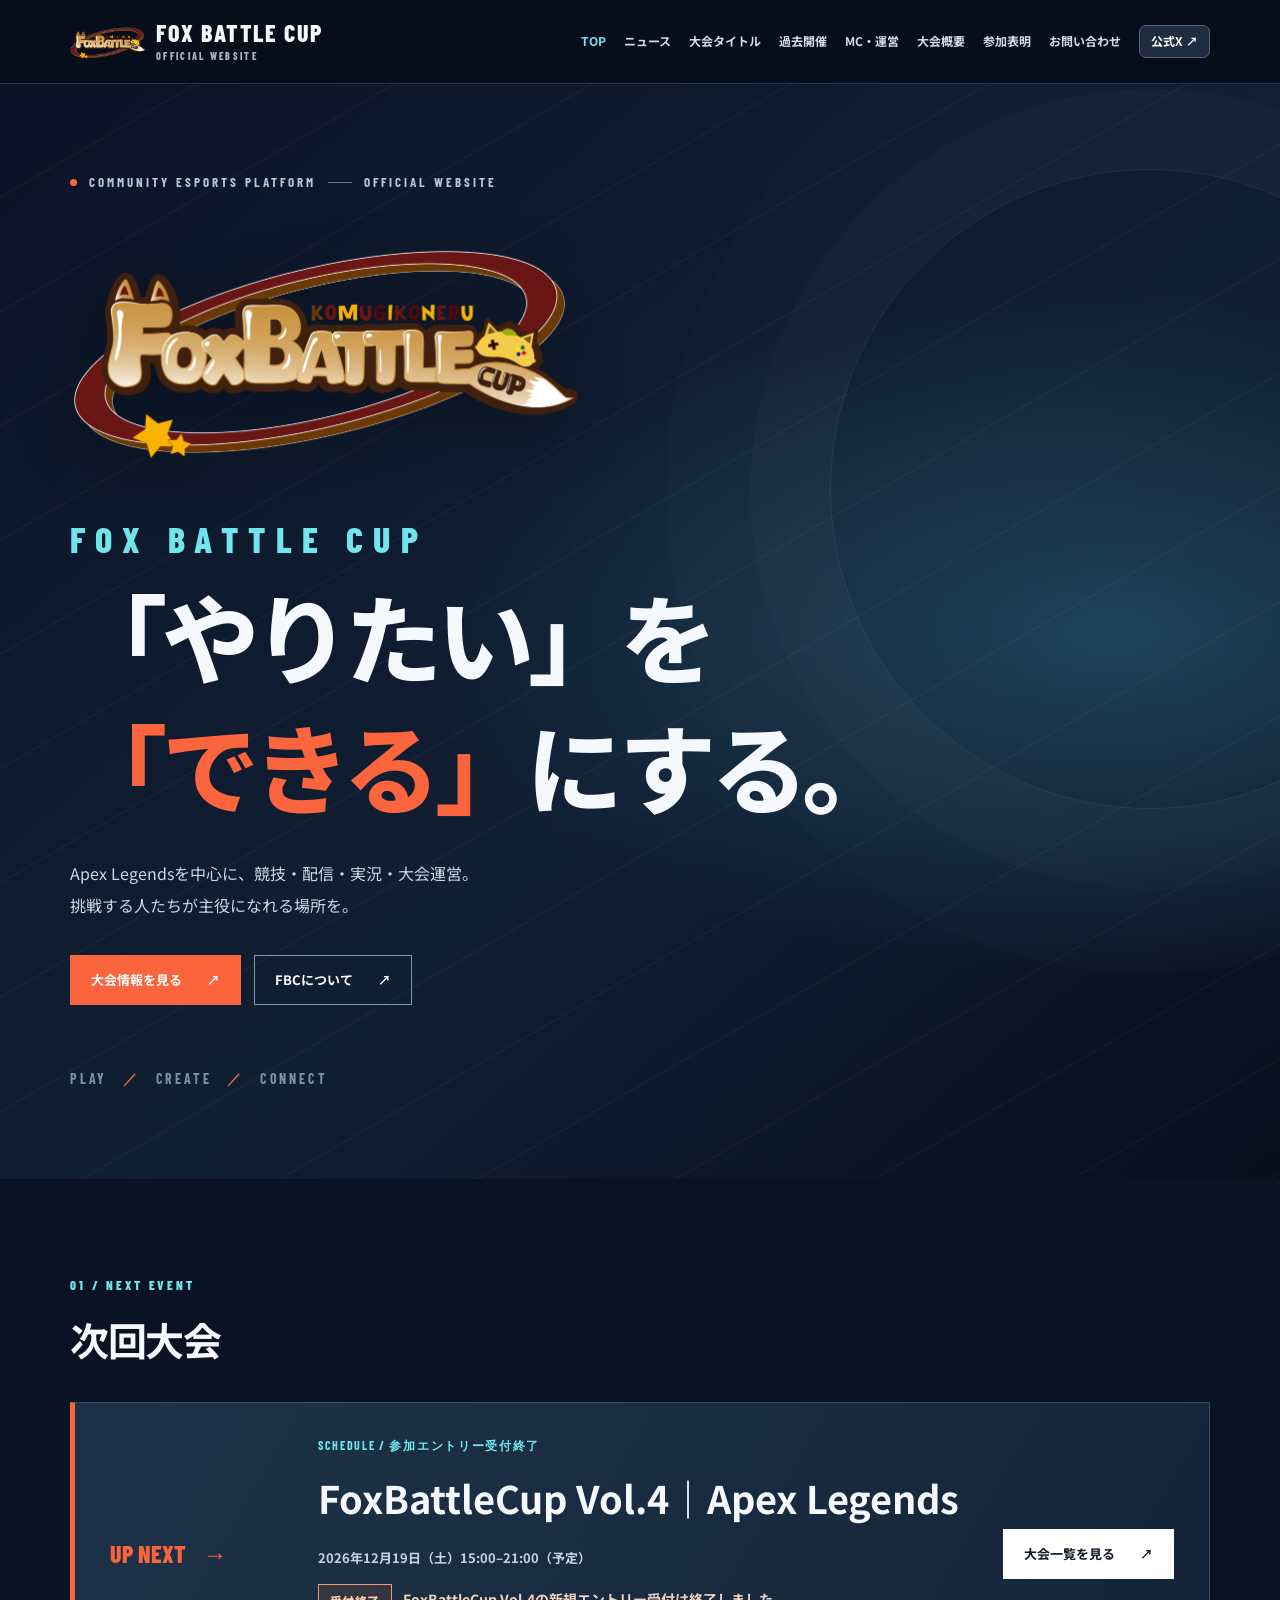
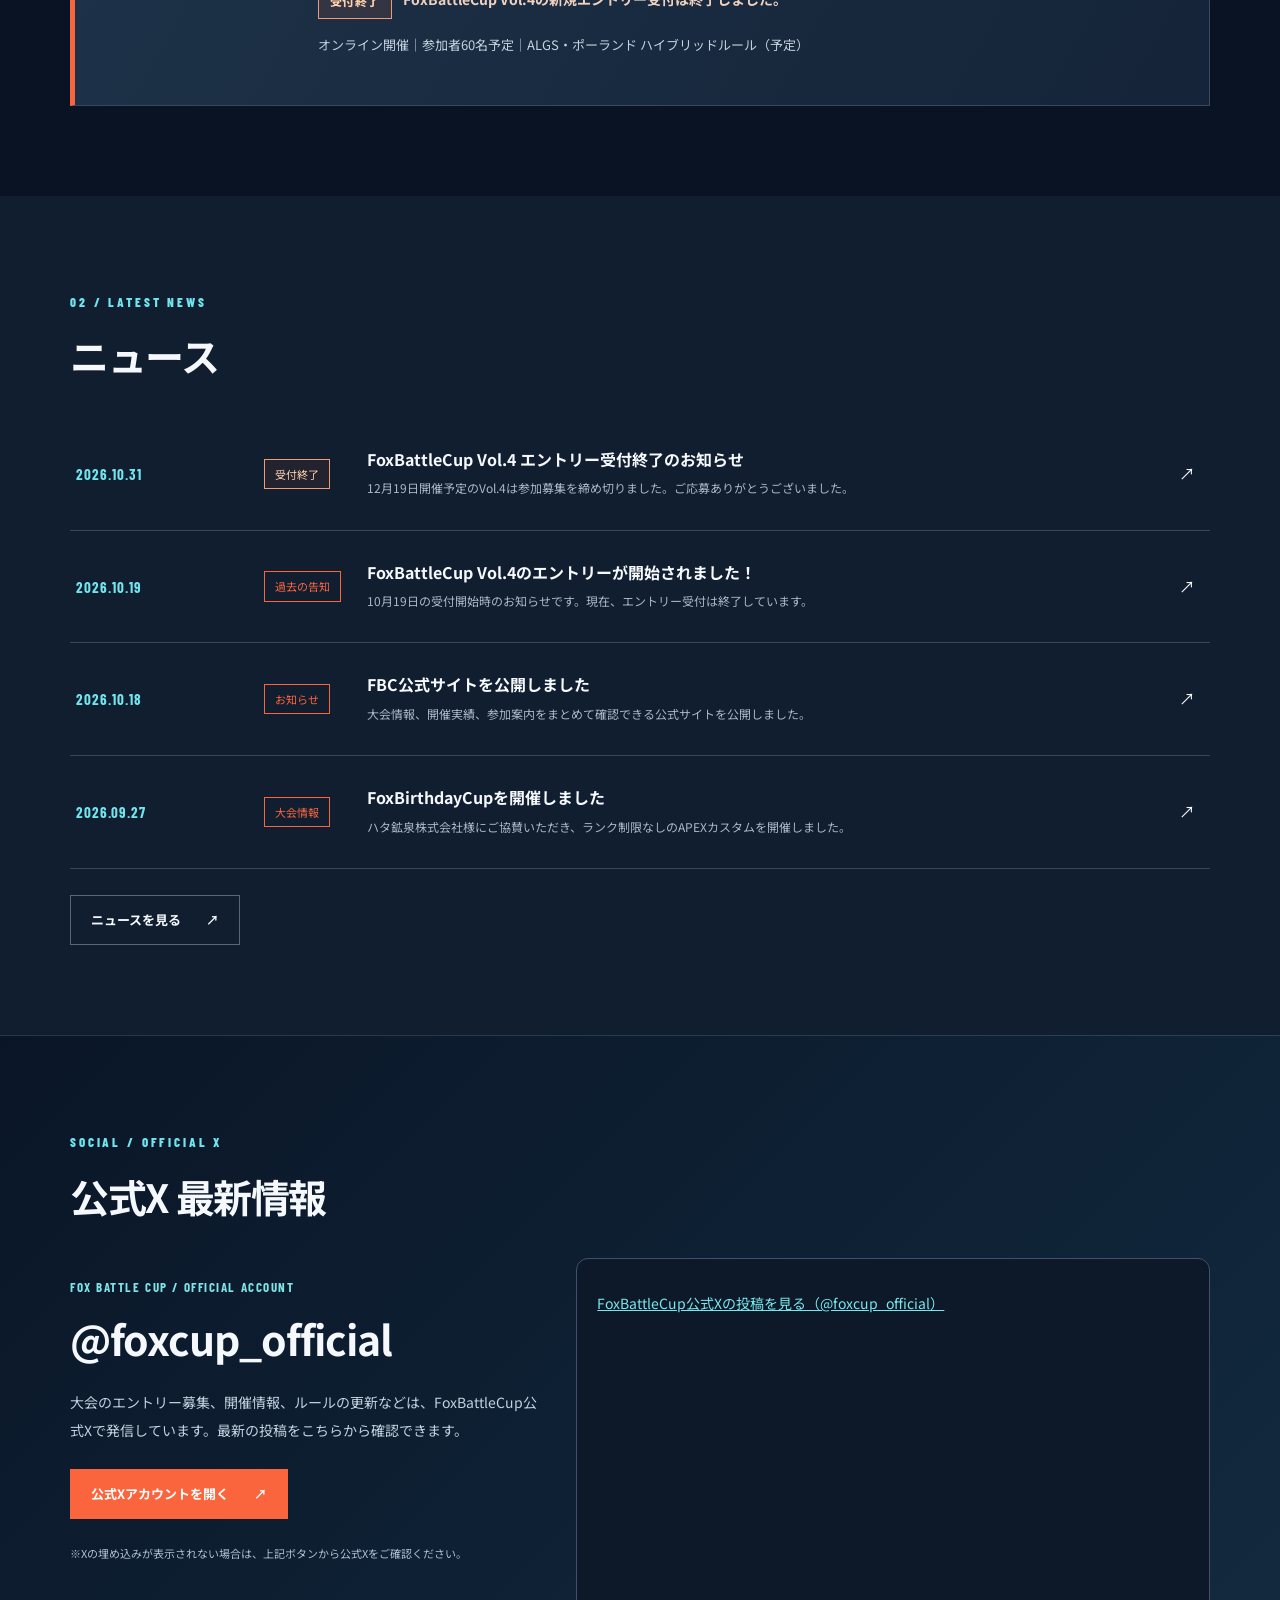
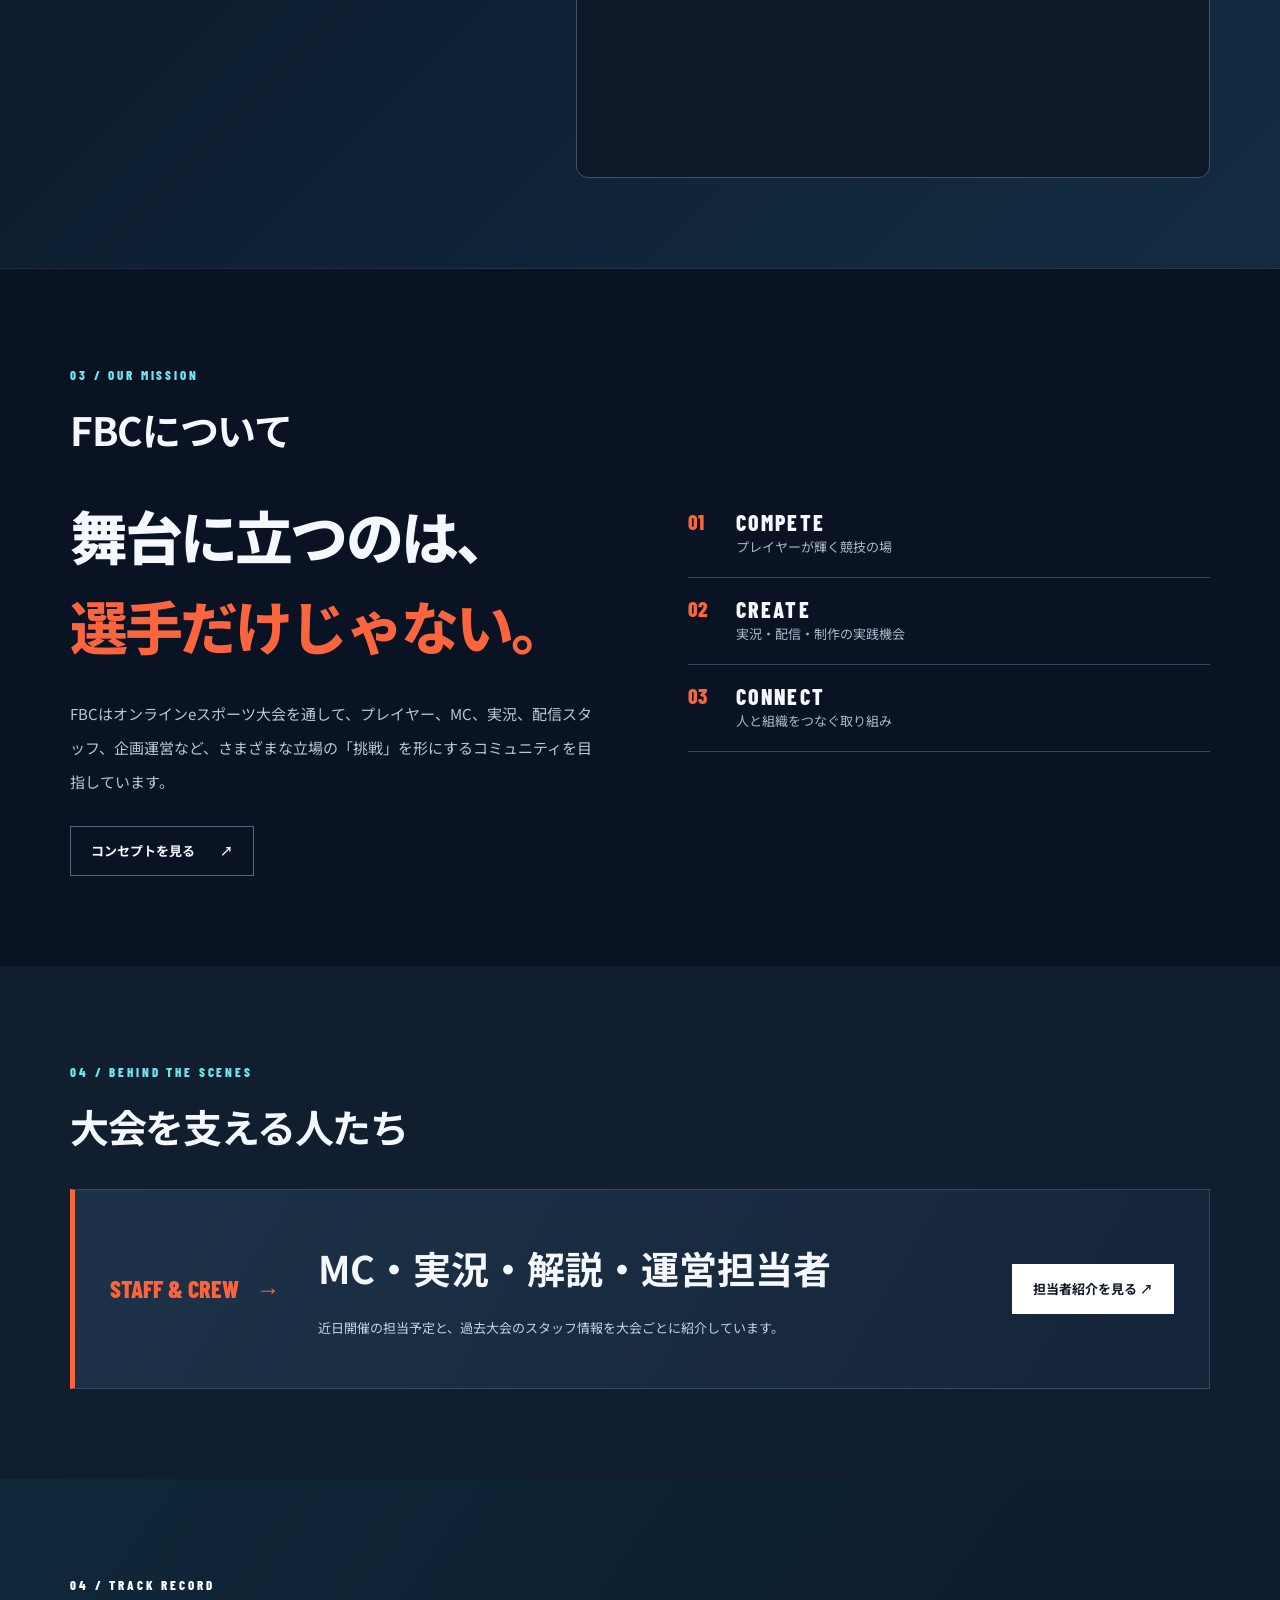
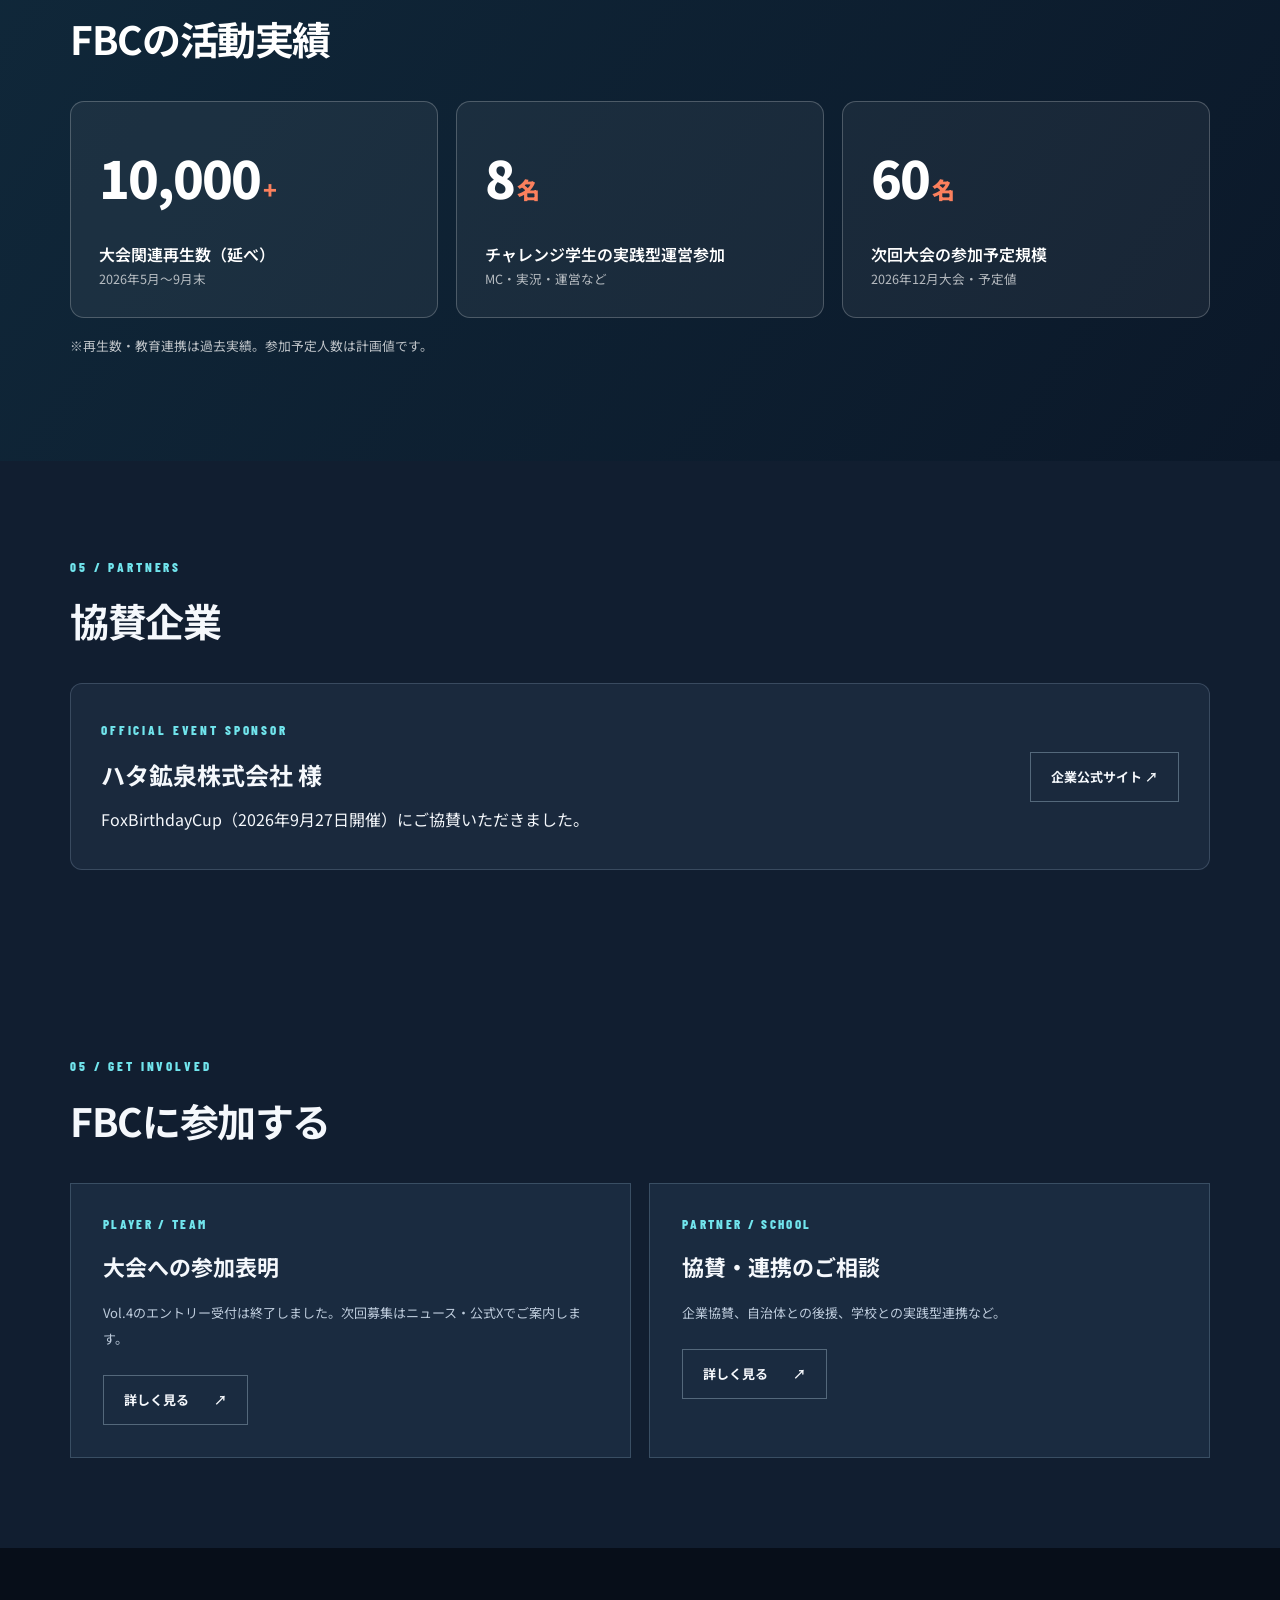
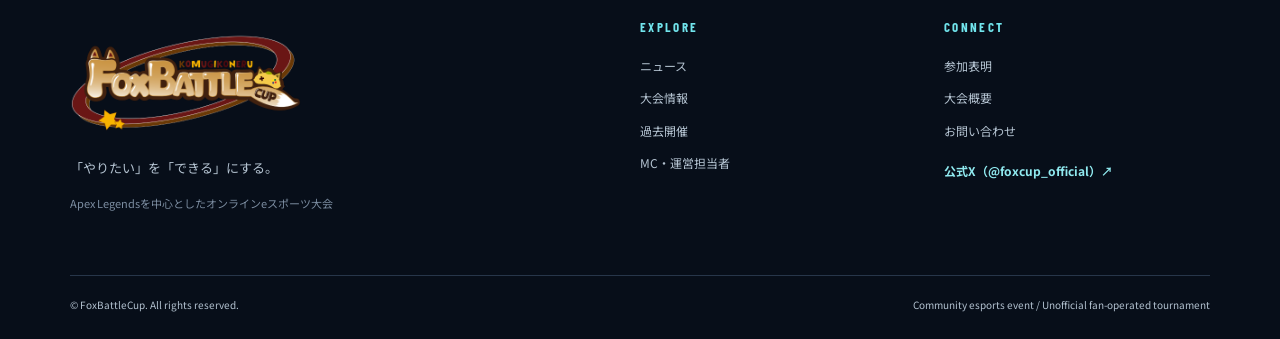
<file: index.html>
<!DOCTYPE html>

<html lang="ja"><head><meta charset="utf-8"/><meta content="width=device-width,initial-scale=1" name="viewport"/><meta content="FoxBattleCup公式サイト。Apex Legendsを中心としたオンラインeスポーツ大会。大会情報、参加表明、ニュースを掲載。" name="description"/><meta content="#0a1323" name="theme-color"/><title>HOME | FoxBattleCup</title><link href="assets/style.css" rel="stylesheet"/><meta content="FoxBattleCup | 公式サイト" property="og:title"/><meta content="「やりたい」を「できる」にする。Apex Legendsを中心としたコミュニティeスポーツ大会。" property="og:description"/><meta content="https://k0mugikoneru.github.io/FoxBattleCup/assets/fbc-logo.png" property="og:image"/><meta content="summary_large_image" name="twitter:card"/><meta content="@foxcup_official" name="twitter:site"/><link href="assets/entry-closed.css" rel="stylesheet"/></head><body class="theme-dark"><a class="skip" href="#content">本文へ移動</a><header class="site-header"><div class="container header-inner"><a aria-label="FoxBattleCup トップ" class="brand" href="index.html"><img alt="FoxBattleCup 大会公式ロゴ" class="brand-image" src="assets/fbc-logo.png"/><span class="brand-words">FOX BATTLE CUP<small>OFFICIAL WEBSITE</small></span></a><button aria-controls="site-nav" aria-expanded="false" aria-label="メニューを開く" class="menu-button" type="button">☰ <span>MENU</span></button><nav aria-label="メインメニュー" class="nav" id="site-nav"><a aria-current="page" href="index.html">TOP</a><a href="news.html">ニュース</a><a href="tournaments.html">大会タイトル</a><a href="archive.html">過去開催</a><a href="staff.html">MC・運営</a><a href="about.html">大会概要</a><a href="entry.html">参加表明</a><a href="contact.html">お問い合わせ</a><a aria-label="FoxBattleCup公式Xを新しいタブで開く" class="fbc-nav-x" href="https://x.com/foxcup_official" rel="noopener noreferrer" target="_blank">公式X ↗</a></nav></div></header><main id="content"><section class="home-hero"><div class="container hero-inner"><div class="hero-crest"><span class="live-dot"></span> COMMUNITY ESPORTS PLATFORM <span class="hero-rule"></span> OFFICIAL WEBSITE</div><img alt="FoxBattleCup公式大会ロゴ" class="hero-logo" src="assets/fbc-logo.png"/><p class="hero-kicker">FOX BATTLE CUP</p><h1>「やりたい」を<br/><em>「できる」</em>にする。</h1><p class="hero-lead">Apex Legendsを中心に、競技・配信・実況・大会運営。<br/>挑戦する人たちが主役になれる場所を。</p><div class="buttons"><a class="btn" href="tournaments.html">大会情報を見る <span aria-hidden="true">↗</span></a><a class="btn ghost" href="about.html">FBCについて <span aria-hidden="true">↗</span></a></div><div class="hero-stamp">PLAY <b>／</b> CREATE <b>／</b> CONNECT</div></div><div class="hero-geometry"></div></section><section class="section"><div class="container"><div class="section-heading"><span class="overline">01 / NEXT EVENT</span><h2>次回大会</h2></div><div class="feature-event"><div class="feature-index">UP NEXT <span>→</span></div><div><div class="event-status">SCHEDULE / 参加エントリー受付終了</div><h3>FoxBattleCup Vol.4｜Apex Legends</h3><p class="feature-sub">2026年12月19日（土）15:00–21:00（予定）</p><p class="fbc-home-closed-note"><span class="fbc-label-closed">受付終了</span> FoxBattleCup Vol.4の新規エントリー受付は終了しました。</p><p>オンライン開催｜参加者60名予定｜ALGS・ポーランド ハイブリッドルール（予定）</p></div><a class="btn light" href="tournaments.html">大会一覧を見る <span aria-hidden="true">↗</span></a></div></div></section><section class="section surface-alt"><div class="container"><div class="section-heading"><span class="overline">02 / LATEST NEWS</span><h2>ニュース</h2></div><div class="news-row fbc-home-close-news"><time class="news-date" datetime="2026-10-31">2026.10.31</time><span class="news-category fbc-category-closed">受付終了</span><div><strong><a href="news-vol4-closed.html">FoxBattleCup Vol.4 エントリー受付終了のお知らせ</a></strong><p>12月19日開催予定のVol.4は参加募集を締め切りました。ご応募ありがとうございました。</p></div><a aria-label="Vol.4エントリー受付終了のお知らせを読む" href="news-vol4-closed.html">↗</a></div><div class="news-row"><time class="news-date" datetime="2026-10-19">2026.10.19</time><span class="news-category">過去の告知</span><div><strong><a href="news-vol4-entry.html">FoxBattleCup Vol.4のエントリーが開始されました！</a></strong><p>10月19日の受付開始時のお知らせです。現在、エントリー受付は終了しています。</p></div><a aria-label="Vol.4エントリー開始のお知らせを読む" href="news-vol4-entry.html">↗</a></div><div class="news-row"><span class="news-date">2026.10.18</span><span class="news-category">お知らせ</span><div><strong>FBC公式サイトを公開しました</strong><p>大会情報、開催実績、参加案内をまとめて確認できる公式サイトを公開しました。</p></div><span>↗</span></div><div class="news-row"><span class="news-date">2026.09.27</span><span class="news-category">大会情報</span><div><strong>FoxBirthdayCupを開催しました</strong><p>ハタ鉱泉株式会社様にご協賛いただき、ランク制限なしのAPEXカスタムを開催しました。</p></div><a href="archive.html">↗</a></div><div class="section-action"><a class="btn outline" href="news.html">ニュースを見る <span aria-hidden="true">↗</span></a></div></div></section><section aria-labelledby="official-x-heading" class="section fbc-x-section" id="official-x">
<div class="container">
<div class="section-heading"><span class="overline">SOCIAL / OFFICIAL X</span><h2 id="official-x-heading">公式X 最新情報</h2></div>
<div class="fbc-x-grid">
<div class="fbc-x-intro">
<p class="fbc-x-eyebrow">FOX BATTLE CUP / OFFICIAL ACCOUNT</p>
<h3>@foxcup_official</h3>
<p>大会のエントリー募集、開催情報、ルールの更新などは、FoxBattleCup公式Xで発信しています。最新の投稿をこちらから確認できます。</p>
<div class="fbc-x-links"><a class="btn" href="https://x.com/foxcup_official" rel="noopener noreferrer" target="_blank">公式Xアカウントを開く <span aria-hidden="true">↗</span></a></div>
<p class="fbc-x-note">※Xの埋め込みが表示されない場合は、上記ボタンから公式Xをご確認ください。</p>
</div>
<div aria-label="FBC公式Xの投稿タイムライン" class="fbc-x-feed-shell">
<a class="twitter-timeline" data-chrome="noheader nofooter transparent" data-dnt="true" data-height="520" data-lang="ja" data-theme="dark" href="https://x.com/foxcup_official">FoxBattleCup公式Xの投稿を見る（@foxcup_official）</a>
</div>
</div>
</div>
</section><section class="section"><div class="container"><div class="section-heading"><span class="overline">03 / OUR MISSION</span><h2>FBCについて</h2></div><div class="split"><div><p class="statement">舞台に立つのは、<br/><span>選手だけじゃない。</span></p><p class="body-copy">FBCはオンラインeスポーツ大会を通して、プレイヤー、MC、実況、配信スタッフ、企画運営など、さまざまな立場の「挑戦」を形にするコミュニティを目指しています。</p><a class="btn outline" href="about.html">コンセプトを見る <span aria-hidden="true">↗</span></a></div><div class="values"><div><span>01</span><strong>COMPETE</strong><p>プレイヤーが輝く競技の場</p></div><div><span>02</span><strong>CREATE</strong><p>実況・配信・制作の実践機会</p></div><div><span>03</span><strong>CONNECT</strong><p>人と組織をつなぐ取り組み</p></div></div></div></div></section><section class="section surface-alt"><div class="container"><div class="section-heading"><span class="overline">04 / BEHIND THE SCENES</span><h2>大会を支える人たち</h2></div><div class="feature-event"><div class="feature-index">STAFF &amp; CREW <span>→</span></div><div><h3>MC・実況・解説・運営担当者</h3><p>近日開催の担当予定と、過去大会のスタッフ情報を大会ごとに紹介しています。</p></div><a class="btn light" href="staff.html">担当者紹介を見る ↗</a></div></div></section><section class="section impact-section"><div class="container"><div class="section-heading"><span class="overline">04 / TRACK RECORD</span><h2>FBCの活動実績</h2></div><div class="impact-grid"><div><strong>10,000<span>+</span></strong><p>大会関連再生数（延べ）<small>2026年5月〜9月末</small></p></div><div><strong>8<span>名</span></strong><p>チャレンジ学生の実践型運営参加<small>MC・実況・運営など</small></p></div><div><strong>60<span>名</span></strong><p>次回大会の参加予定規模<small>2026年12月大会・予定値</small></p></div></div><p class="impact-note">※再生数・教育連携は過去実績。参加予定人数は計画値です。</p></div></section><section class="section surface-alt"><div class="container"><div class="section-heading"><span class="overline">05 / PARTNERS</span><h2>協賛企業</h2></div><div class="partner-panel"><div><span class="overline">OFFICIAL EVENT SPONSOR</span><h3>ハタ鉱泉株式会社 様</h3><p>FoxBirthdayCup（2026年9月27日開催）にご協賛いただきました。</p></div><a class="btn outline" href="https://www.hata-kosen.co.jp/" rel="noopener noreferrer" target="_blank">企業公式サイト ↗</a></div></div></section><section class="section surface-alt"><div class="container"><div class="section-heading"><span class="overline">05 / GET INVOLVED</span><h2>FBCに参加する</h2></div><div class="cards two"><article class="card"><div class="card-eyebrow">PLAYER / TEAM</div><h3>大会への参加表明</h3><p>Vol.4のエントリー受付は終了しました。次回募集はニュース・公式Xでご案内します。</p><a class="btn outline" href="entry.html">詳しく見る <span aria-hidden="true">↗</span></a></article><article class="card"><div class="card-eyebrow">PARTNER / SCHOOL</div><h3>協賛・連携のご相談</h3><p>企業協賛、自治体との後援、学校との実践型連携など。</p><a class="btn outline" href="contact.html">詳しく見る <span aria-hidden="true">↗</span></a></article></div></div></section></main><footer class="site-footer"><div class="container footer-grid"><div><img alt="FoxBattleCup" class="footer-brand-image" src="assets/fbc-logo.png"/><p>「やりたい」を「できる」にする。</p><p class="fine">Apex Legendsを中心としたオンラインeスポーツ大会</p></div><div><div class="footer-heading">EXPLORE</div><a href="news.html">ニュース</a><a href="tournaments.html">大会情報</a><a href="archive.html">過去開催</a><a href="staff.html">MC・運営担当者</a></div><div><div class="footer-heading">CONNECT</div><a href="entry.html">参加表明</a><a href="about.html">大会概要</a><a href="contact.html">お問い合わせ</a><a aria-label="FBC公式X @foxcup_official（新しいタブ）" class="footer-x-link" href="https://x.com/foxcup_official" rel="noopener noreferrer" target="_blank">公式X（@foxcup_official）↗</a></div></div><div class="container footer-bottom"><span>© FoxBattleCup. All rights reserved.</span><span>Community esports event / Unofficial fan-operated tournament</span></div></footer><script src="assets/config.js"></script><script defer="" src="assets/site.js"></script><script async="" charset="utf-8" src="https://platform.x.com/widgets.js"></script></body></html>
</file>
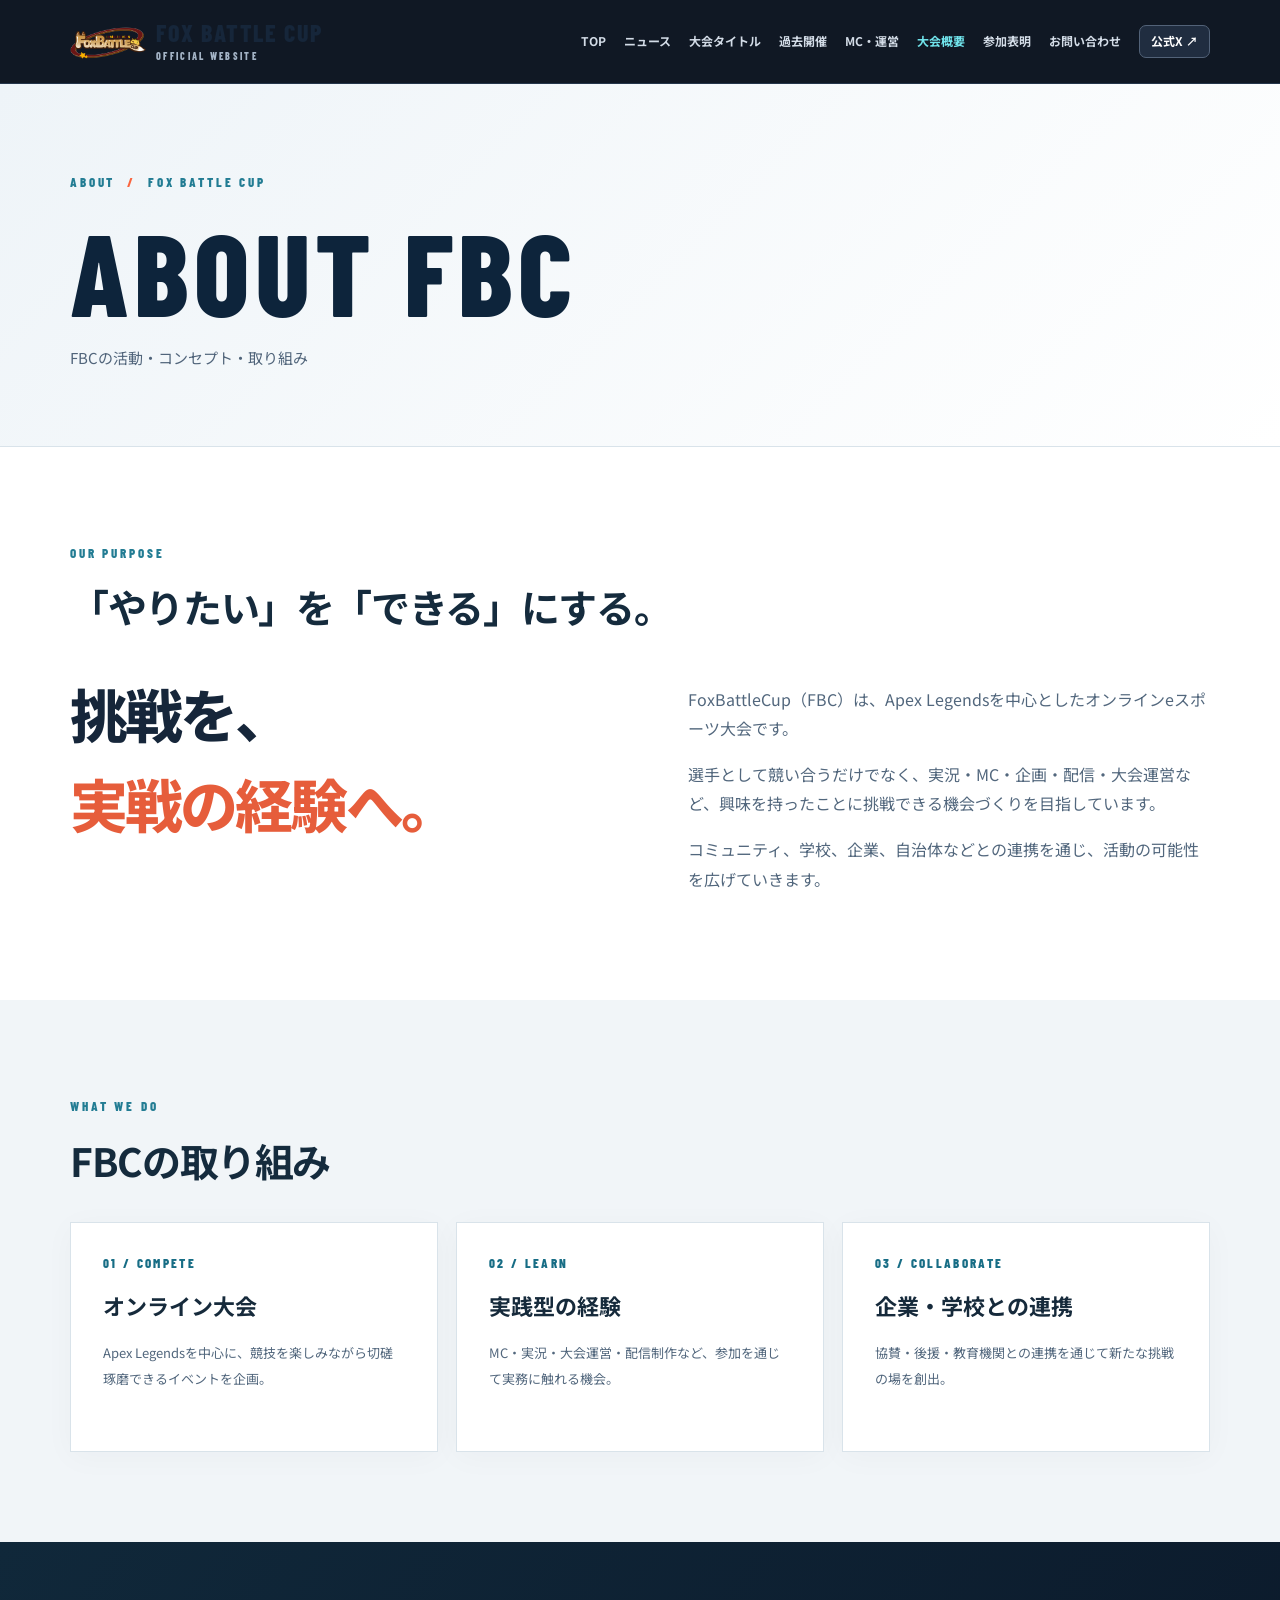
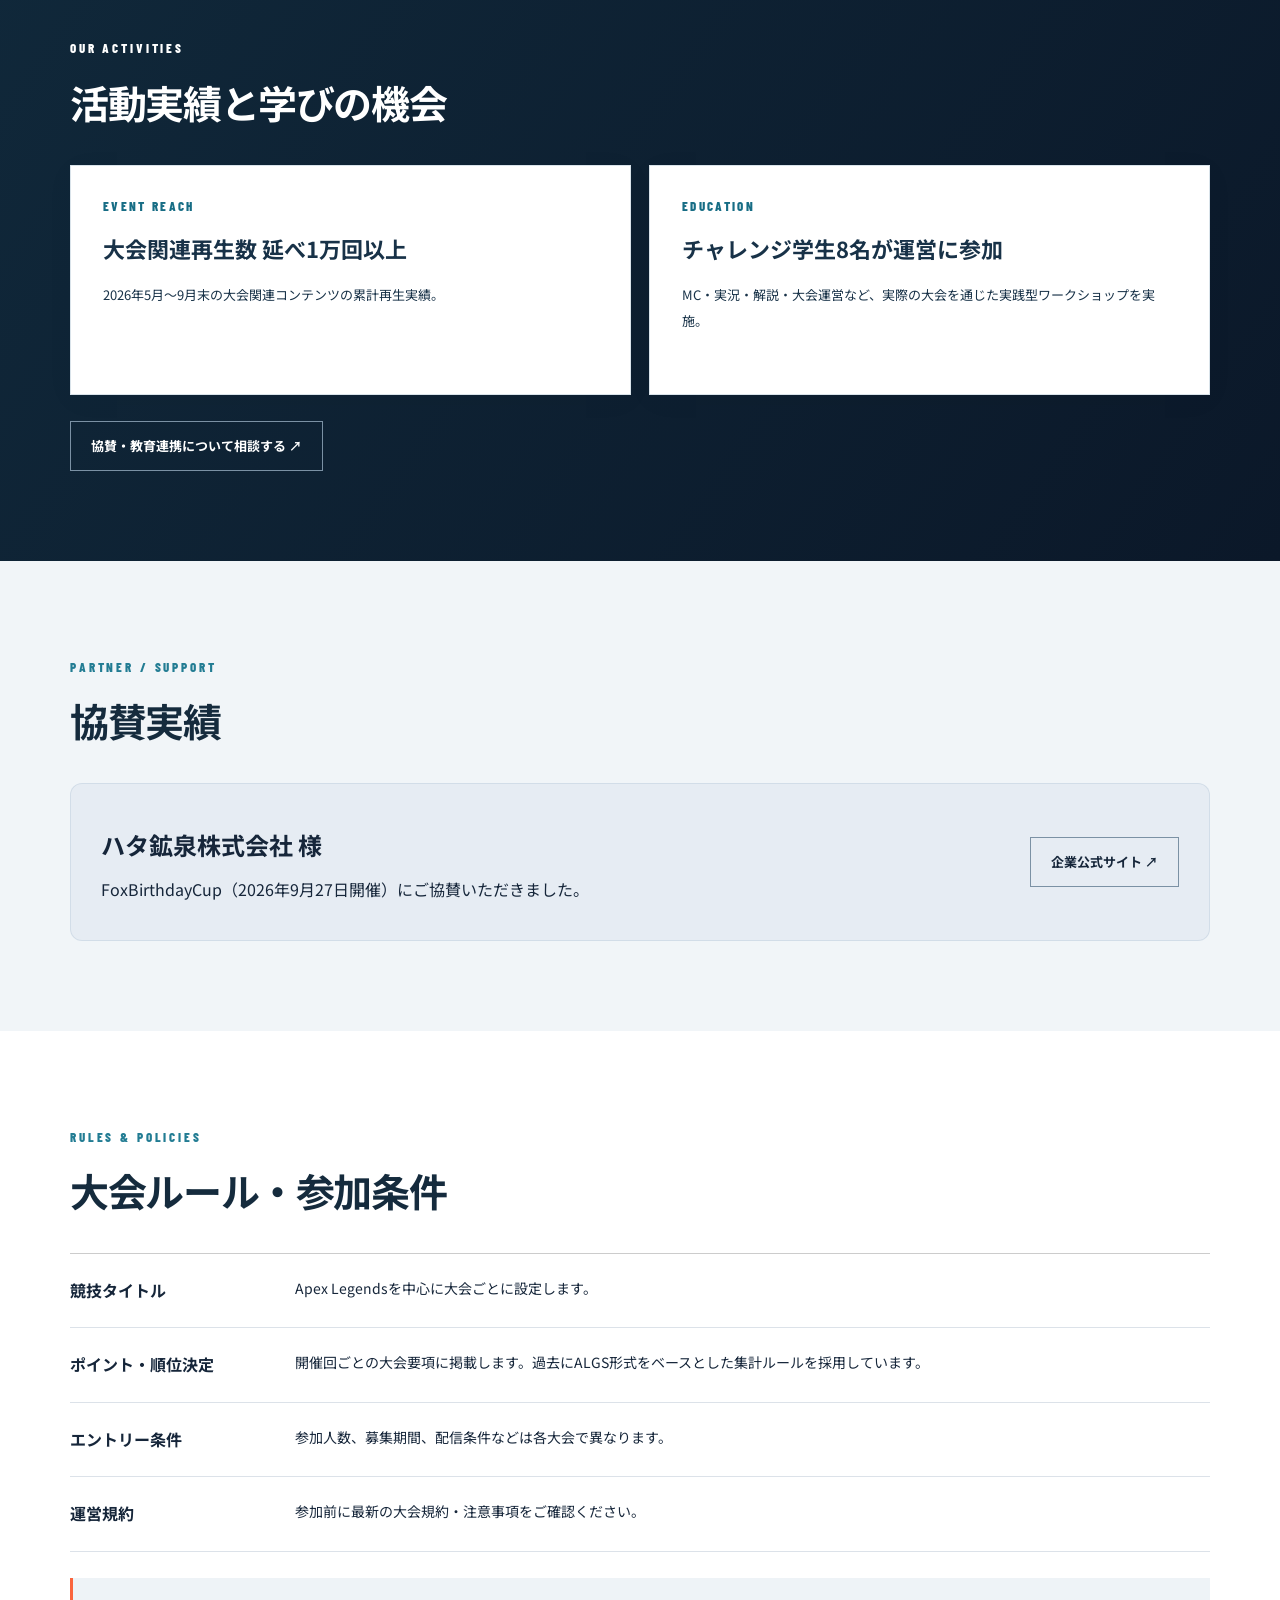
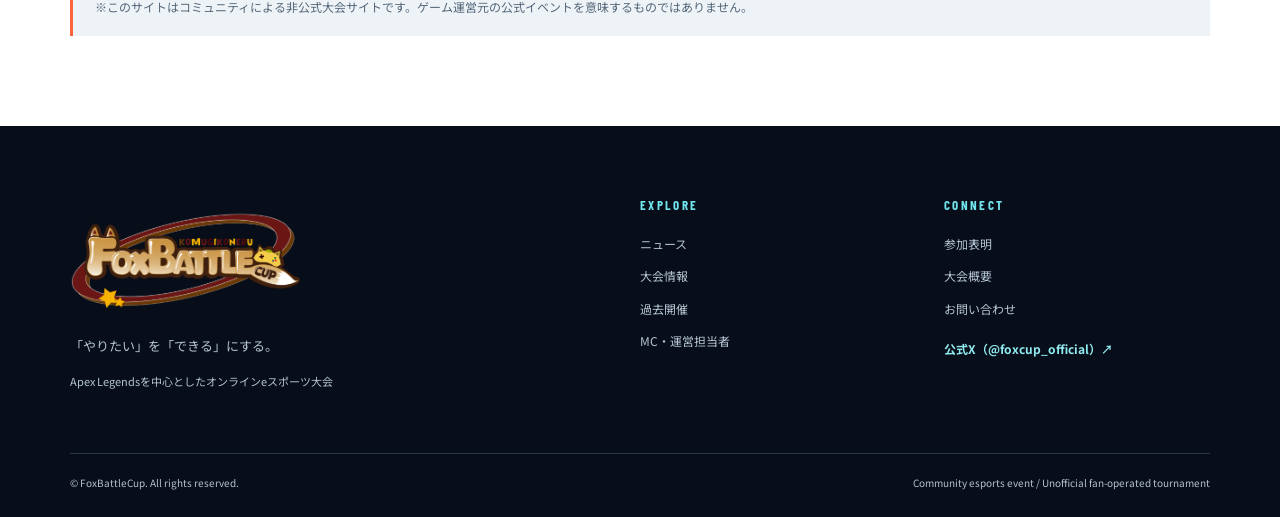
<file: about.html>
<!DOCTYPE html>

<html lang="ja"><head><meta charset="utf-8"/><meta content="width=device-width,initial-scale=1" name="viewport"/><meta content="FoxBattleCup公式サイト。Apex Legendsを中心としたオンラインeスポーツ大会。大会情報、参加表明、ニュースを掲載。" name="description"/><meta content="#0a1323" name="theme-color"/><title>ABOUT FBC | FoxBattleCup</title><link href="assets/style.css" rel="stylesheet"/></head><body class="theme-light"><a class="skip" href="#content">本文へ移動</a><header class="site-header"><div class="container header-inner"><a aria-label="FoxBattleCup トップ" class="brand" href="index.html"><img alt="FoxBattleCup 大会公式ロゴ" class="brand-image" src="assets/fbc-logo.png"/><span class="brand-words">FOX BATTLE CUP<small>OFFICIAL WEBSITE</small></span></a><button aria-controls="site-nav" aria-expanded="false" aria-label="メニューを開く" class="menu-button" type="button">☰ <span>MENU</span></button><nav aria-label="メインメニュー" class="nav" id="site-nav"><a href="index.html">TOP</a><a href="news.html">ニュース</a><a href="tournaments.html">大会タイトル</a><a href="archive.html">過去開催</a><a href="staff.html">MC・運営</a><a aria-current="page" href="about.html">大会概要</a><a href="entry.html">参加表明</a><a href="contact.html">お問い合わせ</a><a aria-label="FoxBattleCup公式Xを新しいタブで開く" class="fbc-nav-x" href="https://x.com/foxcup_official" rel="noopener noreferrer" target="_blank">公式X ↗</a></nav></div></header><main id="content"><section class="page-hero"><div class="container"><span class="overline">ABOUT <span class="slash">/</span> FOX BATTLE CUP</span><h1>ABOUT FBC</h1><p>FBCの活動・コンセプト・取り組み</p></div></section><section class="section"><div class="container"><div class="section-heading"><span class="overline">OUR PURPOSE</span><h2>「やりたい」を「できる」にする。</h2></div><div class="about-intro"><p class="statement">挑戦を、<br/><span>実戦の経験へ。</span></p><div><p>FoxBattleCup（FBC）は、Apex Legendsを中心としたオンラインeスポーツ大会です。</p><p>選手として競い合うだけでなく、実況・MC・企画・配信・大会運営など、興味を持ったことに挑戦できる機会づくりを目指しています。</p><p>コミュニティ、学校、企業、自治体などとの連携を通じ、活動の可能性を広げていきます。</p></div></div></div></section><section class="section surface-alt"><div class="container"><div class="section-heading"><span class="overline">WHAT WE DO</span><h2>FBCの取り組み</h2></div><div class="cards three"><article class="card"><div class="card-eyebrow">01 / COMPETE</div><h3>オンライン大会</h3><p>Apex Legendsを中心に、競技を楽しみながら切磋琢磨できるイベントを企画。</p></article><article class="card"><div class="card-eyebrow">02 / LEARN</div><h3>実践型の経験</h3><p>MC・実況・大会運営・配信制作など、参加を通じて実務に触れる機会。</p></article><article class="card"><div class="card-eyebrow">03 / COLLABORATE</div><h3>企業・学校との連携</h3><p>協賛・後援・教育機関との連携を通じて新たな挑戦の場を創出。</p></article></div></div></section><section class="section impact-section"><div class="container"><div class="section-heading"><span class="overline">OUR ACTIVITIES</span><h2>活動実績と学びの機会</h2></div><div class="cards two"><article class="card"><div class="card-eyebrow">EVENT REACH</div><h3>大会関連再生数 延べ1万回以上</h3><p>2026年5月〜9月末の大会関連コンテンツの累計再生実績。</p></article><article class="card"><div class="card-eyebrow">EDUCATION</div><h3>チャレンジ学生8名が運営に参加</h3><p>MC・実況・解説・大会運営など、実際の大会を通じた実践型ワークショップを実施。</p></article></div><div class="section-action"><a class="btn outline" href="contact.html">協賛・教育連携について相談する ↗</a></div></div></section><section class="section surface-alt"><div class="container"><div class="section-heading"><span class="overline">PARTNER / SUPPORT</span><h2>協賛実績</h2></div><div class="partner-panel"><div><h3>ハタ鉱泉株式会社 様</h3><p>FoxBirthdayCup（2026年9月27日開催）にご協賛いただきました。</p></div><a class="btn outline" href="https://www.hata-kosen.co.jp/" rel="noopener noreferrer" target="_blank">企業公式サイト ↗</a></div></div></section><section class="section"><div class="container"><div class="section-heading"><span class="overline">RULES &amp; POLICIES</span><h2>大会ルール・参加条件</h2></div><div class="rule-list"><div><strong>競技タイトル</strong><p>Apex Legendsを中心に大会ごとに設定します。</p></div><div><strong>ポイント・順位決定</strong><p>開催回ごとの大会要項に掲載します。過去にALGS形式をベースとした集計ルールを採用しています。</p></div><div><strong>エントリー条件</strong><p>参加人数、募集期間、配信条件などは各大会で異なります。</p></div><div><strong>運営規約</strong><p>参加前に最新の大会規約・注意事項をご確認ください。</p></div></div><div class="note">※このサイトはコミュニティによる非公式大会サイトです。ゲーム運営元の公式イベントを意味するものではありません。</div></div></section></main><footer class="site-footer"><div class="container footer-grid"><div><img alt="FoxBattleCup" class="footer-brand-image" src="assets/fbc-logo.png"/><p>「やりたい」を「できる」にする。</p><p class="fine">Apex Legendsを中心としたオンラインeスポーツ大会</p></div><div><div class="footer-heading">EXPLORE</div><a href="news.html">ニュース</a><a href="tournaments.html">大会情報</a><a href="archive.html">過去開催</a><a href="staff.html">MC・運営担当者</a></div><div><div class="footer-heading">CONNECT</div><a href="entry.html">参加表明</a><a href="about.html">大会概要</a><a href="contact.html">お問い合わせ</a><a aria-label="FBC公式X @foxcup_official（新しいタブ）" class="footer-x-link" href="https://x.com/foxcup_official" rel="noopener noreferrer" target="_blank">公式X（@foxcup_official）↗</a></div></div><div class="container footer-bottom"><span>© FoxBattleCup. All rights reserved.</span><span>Community esports event / Unofficial fan-operated tournament</span></div></footer><script src="assets/config.js"></script><script defer="" src="assets/site.js"></script></body></html>
</file>
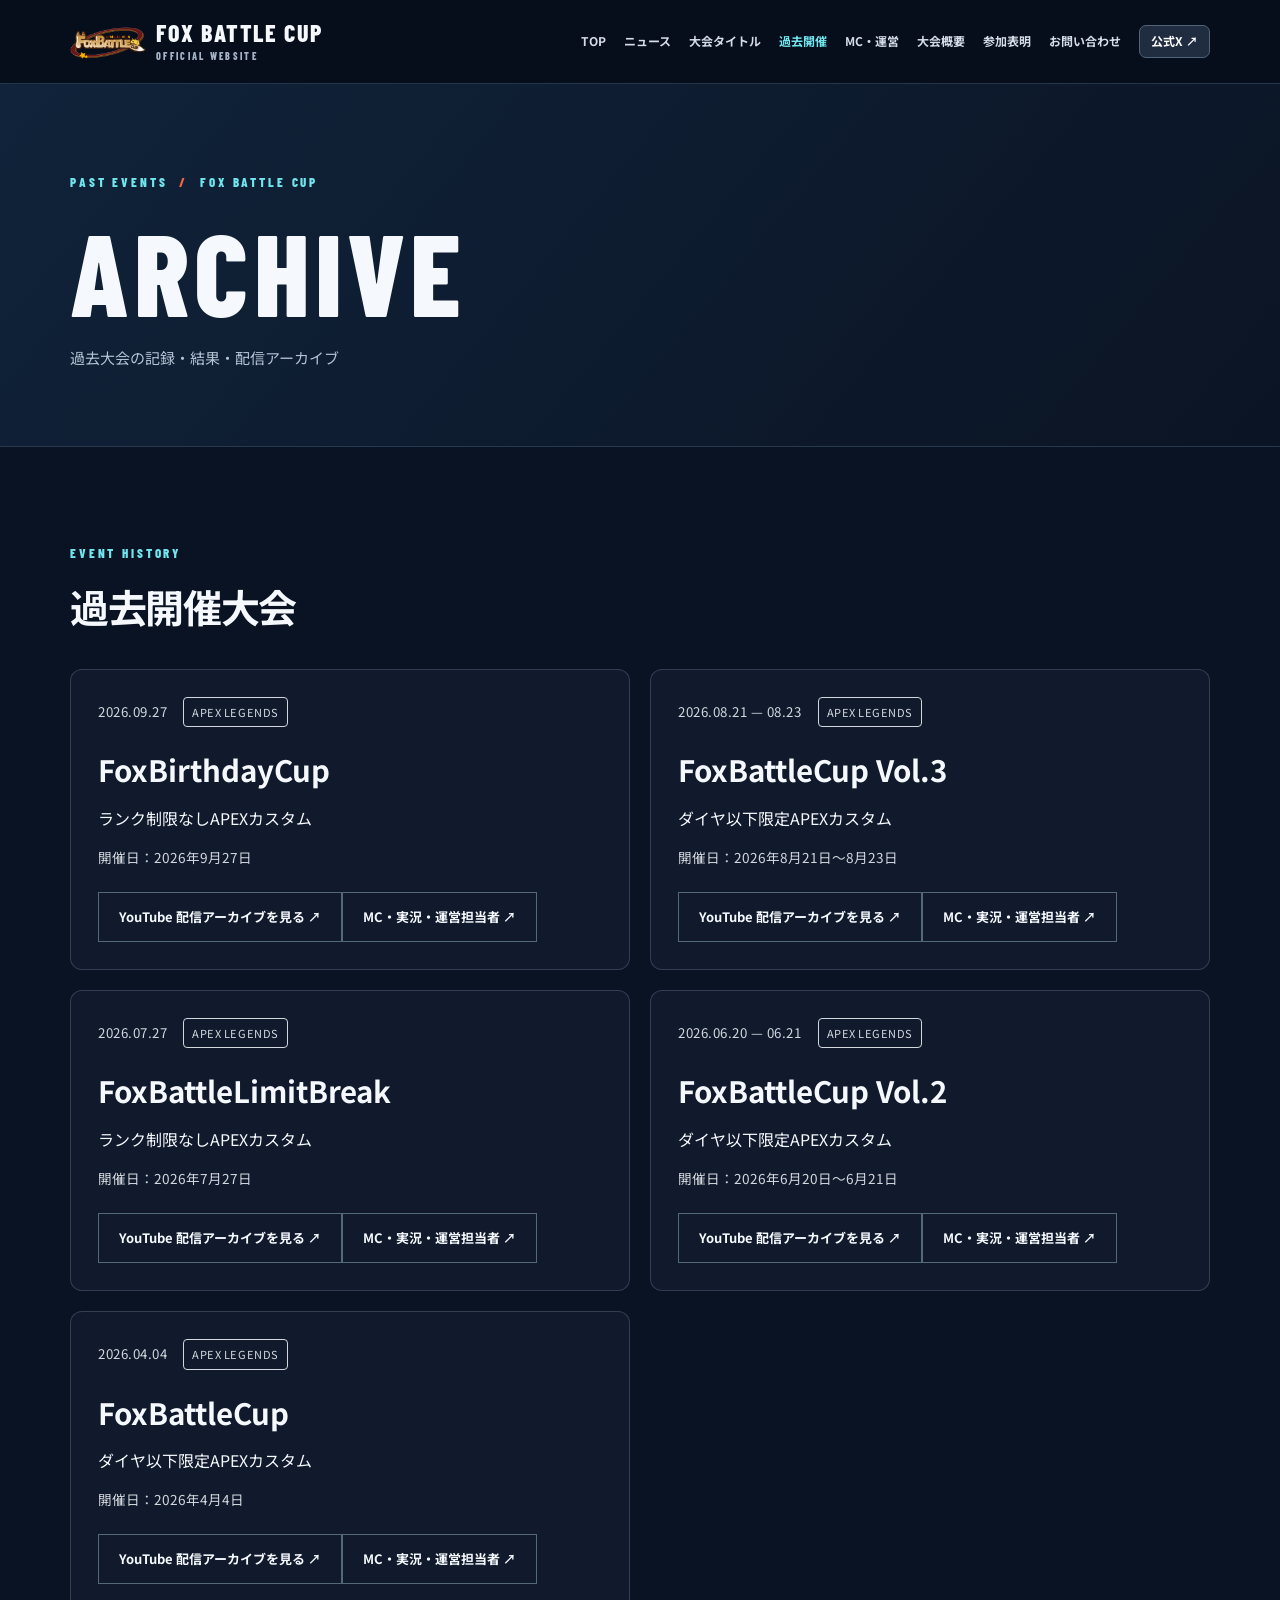
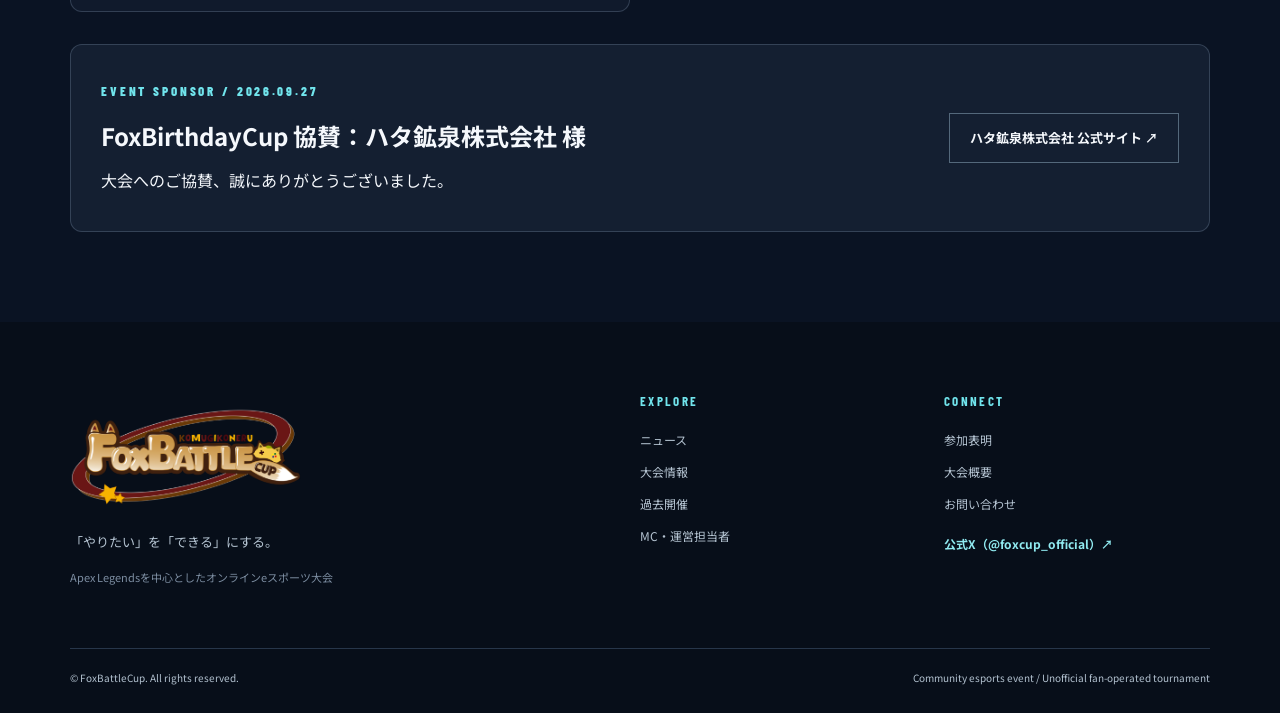
<file: archive.html>
<!DOCTYPE html>

<html lang="ja"><head><meta charset="utf-8"/><meta content="width=device-width,initial-scale=1" name="viewport"/><meta content="FoxBattleCup公式サイト。Apex Legendsを中心としたオンラインeスポーツ大会。大会情報、参加表明、ニュースを掲載。" name="description"/><meta content="#0a1323" name="theme-color"/><title>ARCHIVE | FoxBattleCup</title><link href="assets/style.css" rel="stylesheet"/></head><body class="theme-dark"><a class="skip" href="#content">本文へ移動</a><header class="site-header"><div class="container header-inner"><a aria-label="FoxBattleCup トップ" class="brand" href="index.html"><img alt="FoxBattleCup 大会公式ロゴ" class="brand-image" src="assets/fbc-logo.png"/><span class="brand-words">FOX BATTLE CUP<small>OFFICIAL WEBSITE</small></span></a><button aria-controls="site-nav" aria-expanded="false" aria-label="メニューを開く" class="menu-button" type="button">☰ <span>MENU</span></button><nav aria-label="メインメニュー" class="nav" id="site-nav"><a href="index.html">TOP</a><a href="news.html">ニュース</a><a href="tournaments.html">大会タイトル</a><a aria-current="page" href="archive.html">過去開催</a><a href="staff.html">MC・運営</a><a href="about.html">大会概要</a><a href="entry.html">参加表明</a><a href="contact.html">お問い合わせ</a><a aria-label="FoxBattleCup公式Xを新しいタブで開く" class="fbc-nav-x" href="https://x.com/foxcup_official" rel="noopener noreferrer" target="_blank">公式X ↗</a></nav></div></header><main id="content"><section class="page-hero"><div class="container"><span class="overline">PAST EVENTS <span class="slash">/</span> FOX BATTLE CUP</span><h1>ARCHIVE</h1><p>過去大会の記録・結果・配信アーカイブ</p></div></section><section class="section"><div class="container"><div class="section-heading"><span class="overline">EVENT HISTORY</span><h2>過去開催大会</h2></div><div class="history-grid"><article class="history-card"><div class="history-card-meta"><span>2026.09.27</span><span class="history-tag">APEX LEGENDS</span></div><h3>FoxBirthdayCup</h3><p>ランク制限なしAPEXカスタム</p><p class="history-date">開催日：2026年9月27日</p><a class="btn outline" href="https://youtube.com/live/d40tu5YAgVc?feature=share" rel="noopener noreferrer" target="_blank">YouTube 配信アーカイブを見る ↗</a><a class="btn outline" href="staff.html#birthday-2026">MC・実況・運営担当者 ↗</a></article><article class="history-card"><div class="history-card-meta"><span>2026.08.21 — 08.23</span><span class="history-tag">APEX LEGENDS</span></div><h3>FoxBattleCup Vol.3</h3><p>ダイヤ以下限定APEXカスタム</p><p class="history-date">開催日：2026年8月21日〜8月23日</p><a class="btn outline" href="https://youtube.com/live/ZCsgvdf9ptM?feature=share" rel="noopener noreferrer" target="_blank">YouTube 配信アーカイブを見る ↗</a><a class="btn outline" href="staff.html#vol3">MC・実況・運営担当者 ↗</a></article><article class="history-card"><div class="history-card-meta"><span>2026.07.27</span><span class="history-tag">APEX LEGENDS</span></div><h3>FoxBattleLimitBreak</h3><p>ランク制限なしAPEXカスタム</p><p class="history-date">開催日：2026年7月27日</p><a class="btn outline" href="https://youtube.com/live/4xv-7SRGxxc?feature=share" rel="noopener noreferrer" target="_blank">YouTube 配信アーカイブを見る ↗</a><a class="btn outline" href="staff.html#limit-break-2026">MC・実況・運営担当者 ↗</a></article><article class="history-card"><div class="history-card-meta"><span>2026.06.20 — 06.21</span><span class="history-tag">APEX LEGENDS</span></div><h3>FoxBattleCup Vol.2</h3><p>ダイヤ以下限定APEXカスタム</p><p class="history-date">開催日：2026年6月20日〜6月21日</p><a class="btn outline" href="https://youtube.com/live/5g_4rU1Emyo?feature=share" rel="noopener noreferrer" target="_blank">YouTube 配信アーカイブを見る ↗</a><a class="btn outline" href="staff.html#vol2">MC・実況・運営担当者 ↗</a></article><article class="history-card"><div class="history-card-meta"><span>2026.04.04</span><span class="history-tag">APEX LEGENDS</span></div><h3>FoxBattleCup</h3><p>ダイヤ以下限定APEXカスタム</p><p class="history-date">開催日：2026年4月4日</p><a class="btn outline" href="https://youtube.com/live/nEp_P-nr2yI?feature=share" rel="noopener noreferrer" target="_blank">YouTube 配信アーカイブを見る ↗</a><a class="btn outline" href="staff.html#vol1">MC・実況・運営担当者 ↗</a></article></div><div class="partner-panel sponsor-archive"><div><span class="overline">EVENT SPONSOR / 2026.09.27</span><h3>FoxBirthdayCup 協賛：ハタ鉱泉株式会社 様</h3><p>大会へのご協賛、誠にありがとうございました。</p></div><a class="btn outline" href="https://www.hata-kosen.co.jp/" rel="noopener noreferrer" target="_blank">ハタ鉱泉株式会社 公式サイト ↗</a></div></div></section></main><footer class="site-footer"><div class="container footer-grid"><div><img alt="FoxBattleCup" class="footer-brand-image" src="assets/fbc-logo.png"/><p>「やりたい」を「できる」にする。</p><p class="fine">Apex Legendsを中心としたオンラインeスポーツ大会</p></div><div><div class="footer-heading">EXPLORE</div><a href="news.html">ニュース</a><a href="tournaments.html">大会情報</a><a href="archive.html">過去開催</a><a href="staff.html">MC・運営担当者</a></div><div><div class="footer-heading">CONNECT</div><a href="entry.html">参加表明</a><a href="about.html">大会概要</a><a href="contact.html">お問い合わせ</a><a aria-label="FBC公式X @foxcup_official（新しいタブ）" class="footer-x-link" href="https://x.com/foxcup_official" rel="noopener noreferrer" target="_blank">公式X（@foxcup_official）↗</a></div></div><div class="container footer-bottom"><span>© FoxBattleCup. All rights reserved.</span><span>Community esports event / Unofficial fan-operated tournament</span></div></footer><script src="assets/config.js"></script><script defer="" src="assets/site.js"></script></body></html>
</file>
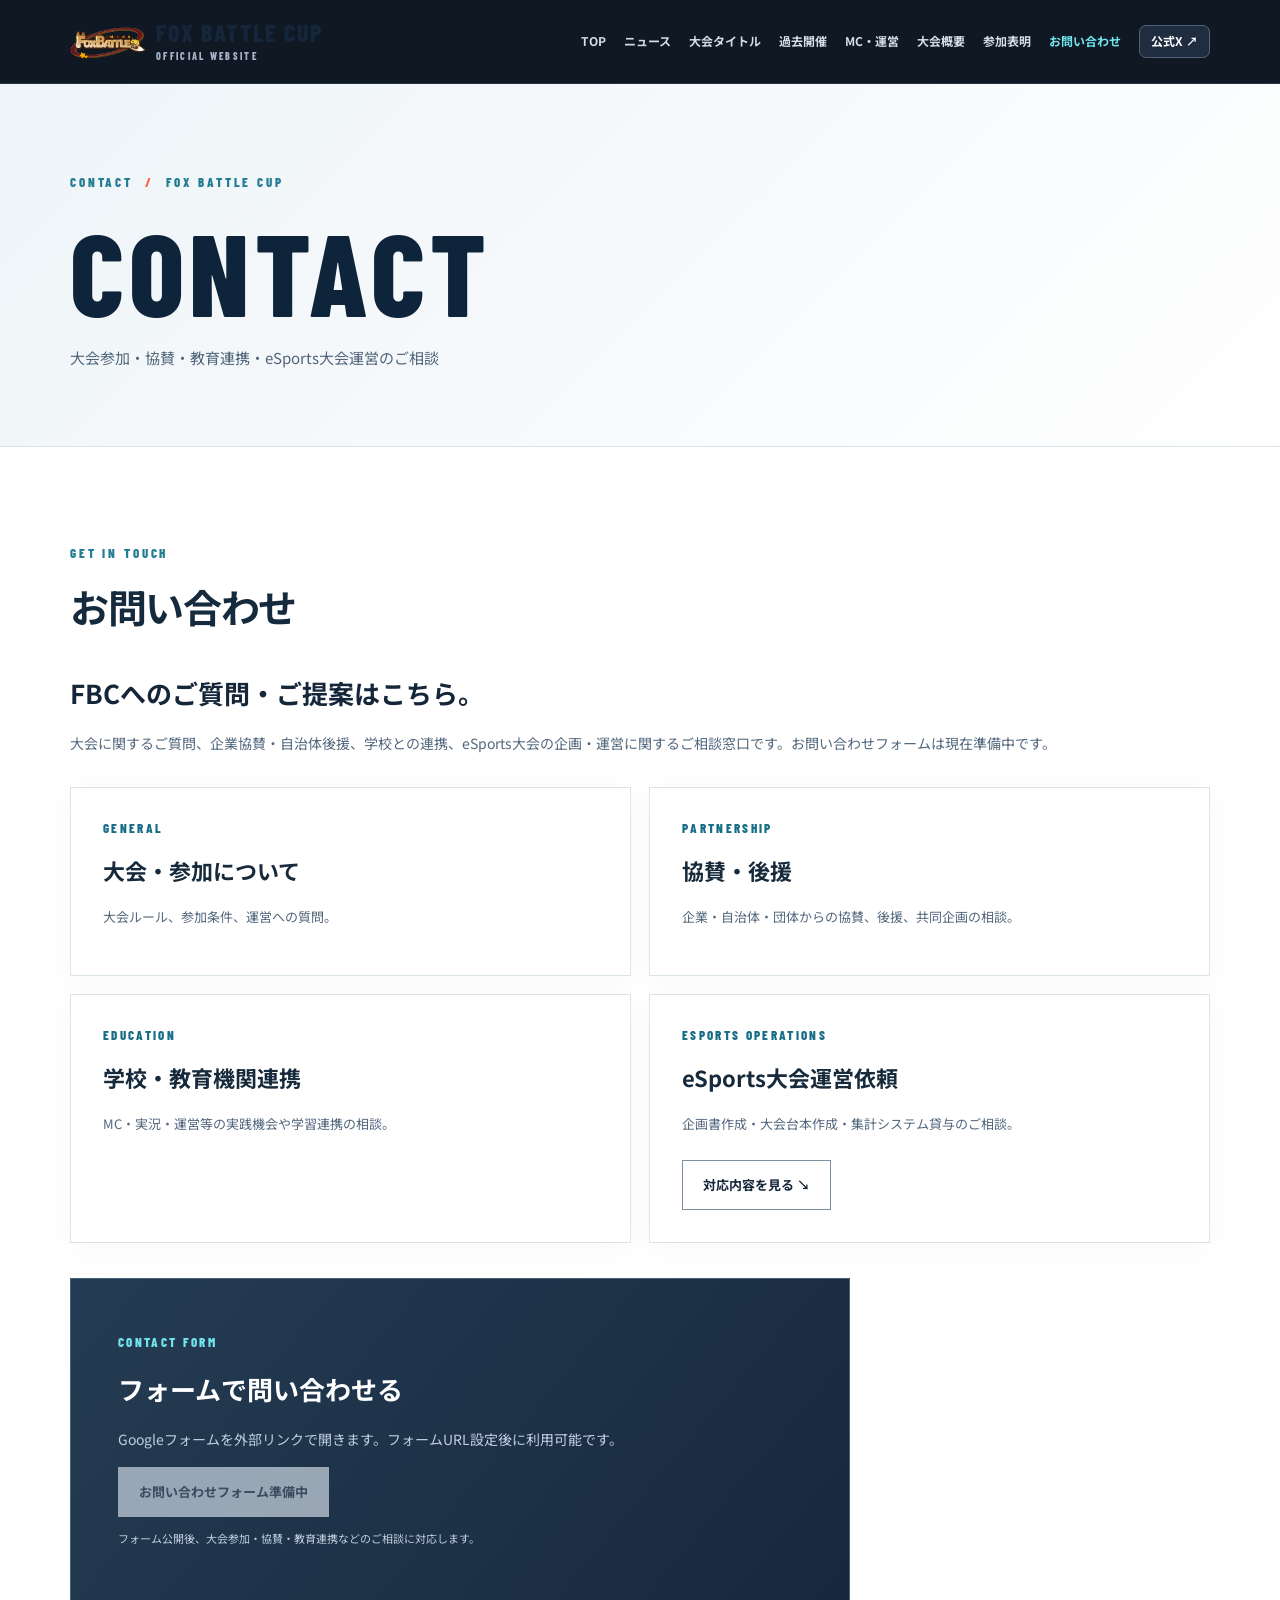
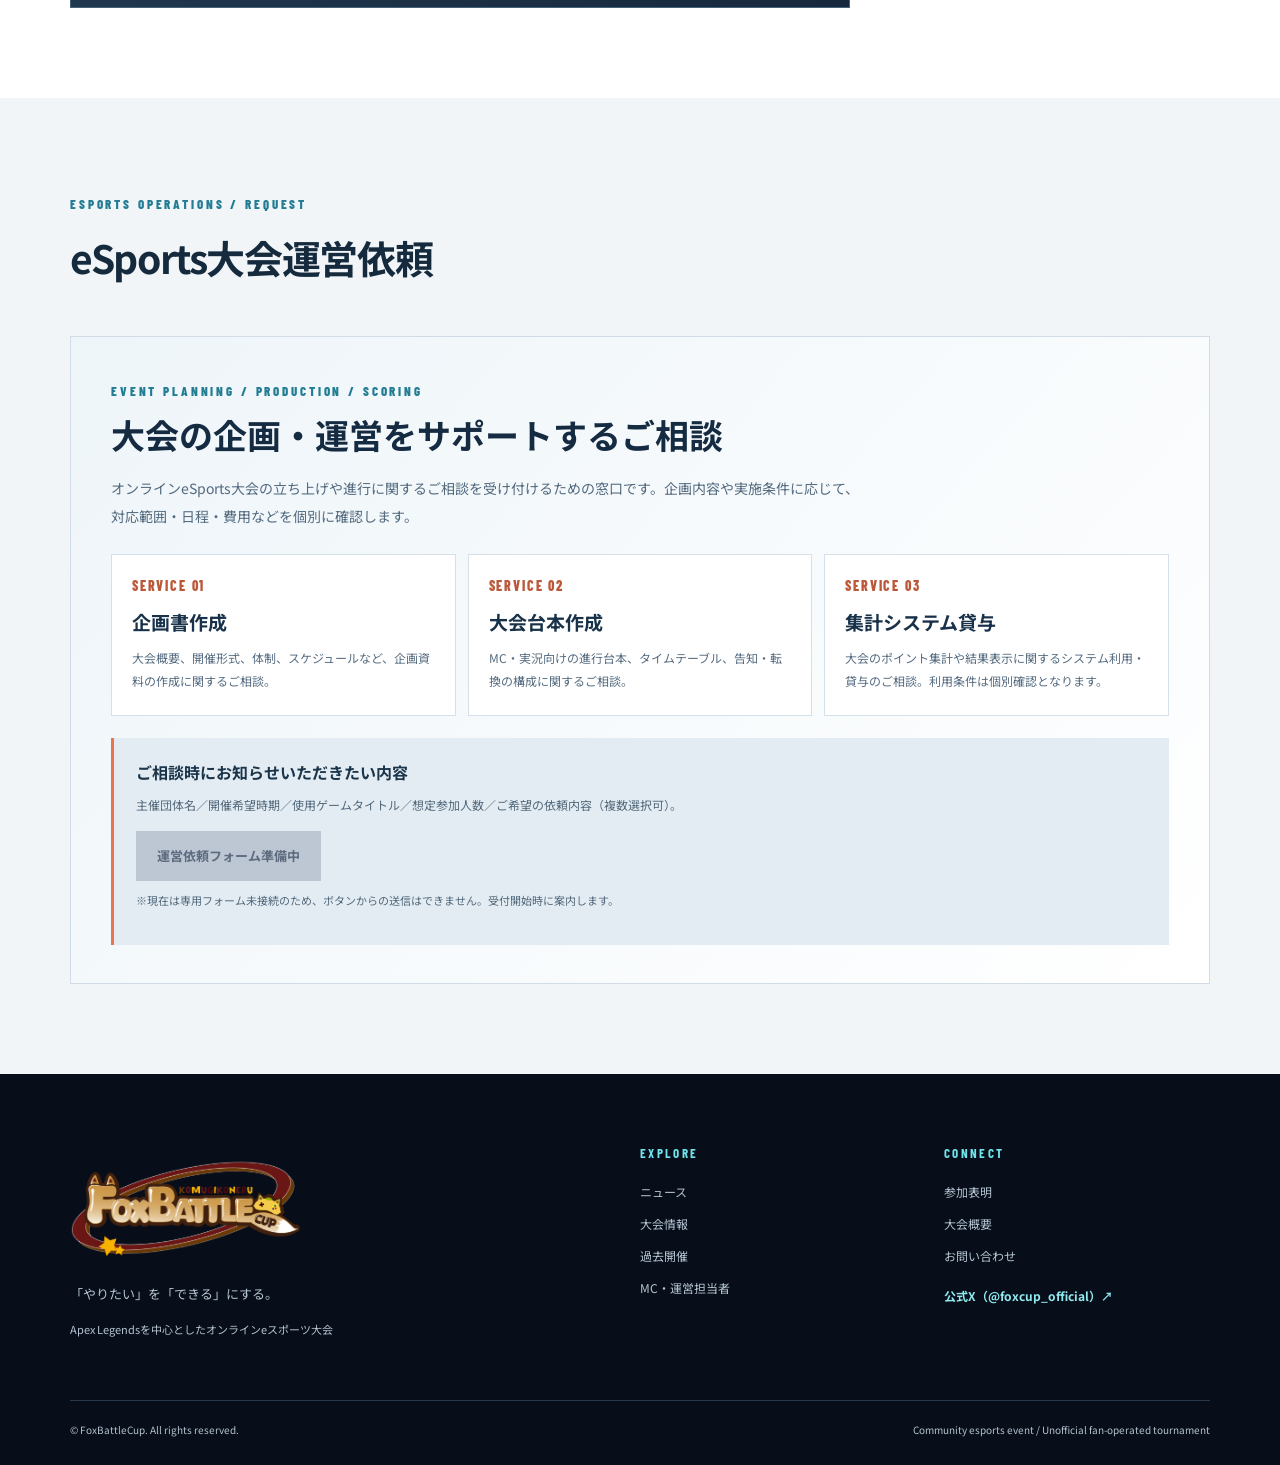
<file: contact.html>
<!DOCTYPE html>

<html lang="ja"><head><meta charset="utf-8"/><meta content="width=device-width,initial-scale=1" name="viewport"/><meta content="FoxBattleCup公式サイト。Apex Legendsを中心としたオンラインeスポーツ大会。大会情報、参加表明、ニュースを掲載。" name="description"/><meta content="#0a1323" name="theme-color"/><title>CONTACT | FoxBattleCup</title><link href="assets/style.css" rel="stylesheet"/><link href="assets/staff-contact.css" rel="stylesheet"/></head><body class="theme-light"><a class="skip" href="#content">本文へ移動</a><header class="site-header"><div class="container header-inner"><a aria-label="FoxBattleCup トップ" class="brand" href="index.html"><img alt="FoxBattleCup 大会公式ロゴ" class="brand-image" src="assets/fbc-logo.png"/><span class="brand-words">FOX BATTLE CUP<small>OFFICIAL WEBSITE</small></span></a><button aria-controls="site-nav" aria-expanded="false" aria-label="メニューを開く" class="menu-button" type="button">☰ <span>MENU</span></button><nav aria-label="メインメニュー" class="nav" id="site-nav"><a href="index.html">TOP</a><a href="news.html">ニュース</a><a href="tournaments.html">大会タイトル</a><a href="archive.html">過去開催</a><a href="staff.html">MC・運営</a><a href="about.html">大会概要</a><a href="entry.html">参加表明</a><a aria-current="page" href="contact.html">お問い合わせ</a><a aria-label="FoxBattleCup公式Xを新しいタブで開く" class="fbc-nav-x" href="https://x.com/foxcup_official" rel="noopener noreferrer" target="_blank">公式X ↗</a></nav></div></header><main id="content"><section class="page-hero"><div class="container"><span class="overline">CONTACT <span class="slash">/</span> FOX BATTLE CUP</span><h1>CONTACT</h1><p>大会参加・協賛・教育連携・eSports大会運営のご相談</p></div></section><section class="section"><div class="container"><div class="section-heading"><span class="overline">GET IN TOUCH</span><h2>お問い合わせ</h2></div><div class="contact-intro"><h3>FBCへのご質問・ご提案はこちら。</h3><p>大会に関するご質問、企業協賛・自治体後援、学校との連携、eSports大会の企画・運営に関するご相談窓口です。お問い合わせフォームは現在準備中です。</p></div><div class="cards contact-topic-grid"><article class="card"><div class="card-eyebrow">GENERAL</div><h3>大会・参加について</h3><p>大会ルール、参加条件、運営への質問。</p></article><article class="card"><div class="card-eyebrow">PARTNERSHIP</div><h3>協賛・後援</h3><p>企業・自治体・団体からの協賛、後援、共同企画の相談。</p></article><article class="card"><div class="card-eyebrow">EDUCATION</div><h3>学校・教育機関連携</h3><p>MC・実況・運営等の実践機会や学習連携の相談。</p></article><article class="card"><div class="card-eyebrow">ESPORTS OPERATIONS</div><h3>eSports大会運営依頼</h3><p>企画書作成・大会台本作成・集計システム貸与のご相談。</p><a class="btn outline" href="#esports-operations">対応内容を見る ↘</a></article></div><div class="form-panel light-panel"><span class="form-state">CONTACT FORM</span><h3>フォームで問い合わせる</h3><p>Googleフォームを外部リンクで開きます。フォームURL設定後に利用可能です。</p><a aria-disabled="true" class="btn disabled" data-setting-link="contactForm">お問い合わせフォーム準備中</a><p class="help">フォーム公開後、大会参加・協賛・教育連携などのご相談に対応します。</p></div></div></section><section class="section surface-alt" id="esports-operations"><div class="container"><div class="section-heading"><span class="overline">ESPORTS OPERATIONS / REQUEST</span><h2>eSports大会運営依頼</h2></div>
<div class="operations-panel">
<div class="operations-heading"><span class="overline">EVENT PLANNING / PRODUCTION / SCORING</span><h3>大会の企画・運営をサポートするご相談</h3><p>オンラインeSports大会の立ち上げや進行に関するご相談を受け付けるための窓口です。企画内容や実施条件に応じて、対応範囲・日程・費用などを個別に確認します。</p></div>
<div class="operations-services">
<article class="operations-service"><b>SERVICE 01</b><h4>企画書作成</h4><p>大会概要、開催形式、体制、スケジュールなど、企画資料の作成に関するご相談。</p></article>
<article class="operations-service"><b>SERVICE 02</b><h4>大会台本作成</h4><p>MC・実況向けの進行台本、タイムテーブル、告知・転換の構成に関するご相談。</p></article>
<article class="operations-service"><b>SERVICE 03</b><h4>集計システム貸与</h4><p>大会のポイント集計や結果表示に関するシステム利用・貸与のご相談。利用条件は個別確認となります。</p></article>
</div>
<div class="operations-inquiry"><strong>ご相談時にお知らせいただきたい内容</strong><p>主催団体名／開催希望時期／使用ゲームタイトル／想定参加人数／ご希望の依頼内容（複数選択可）。</p><a aria-disabled="true" class="btn disabled" data-ready-label="eSports大会運営について問い合わせる ↗" data-setting-link="operationsForm">運営依頼フォーム準備中</a><p class="operations-caveat">※現在は専用フォーム未接続のため、ボタンからの送信はできません。受付開始時に案内します。</p></div>
</div></div></section></main><footer class="site-footer"><div class="container footer-grid"><div><img alt="FoxBattleCup" class="footer-brand-image" src="assets/fbc-logo.png"/><p>「やりたい」を「できる」にする。</p><p class="fine">Apex Legendsを中心としたオンラインeスポーツ大会</p></div><div><div class="footer-heading">EXPLORE</div><a href="news.html">ニュース</a><a href="tournaments.html">大会情報</a><a href="archive.html">過去開催</a><a href="staff.html">MC・運営担当者</a></div><div><div class="footer-heading">CONNECT</div><a href="entry.html">参加表明</a><a href="about.html">大会概要</a><a href="contact.html">お問い合わせ</a><a aria-label="FBC公式X @foxcup_official（新しいタブ）" class="footer-x-link" href="https://x.com/foxcup_official" rel="noopener noreferrer" target="_blank">公式X（@foxcup_official）↗</a></div></div><div class="container footer-bottom"><span>© FoxBattleCup. All rights reserved.</span><span>Community esports event / Unofficial fan-operated tournament</span></div></footer><script src="assets/config.js"></script><script defer="" src="assets/site.js"></script></body></html>
</file>
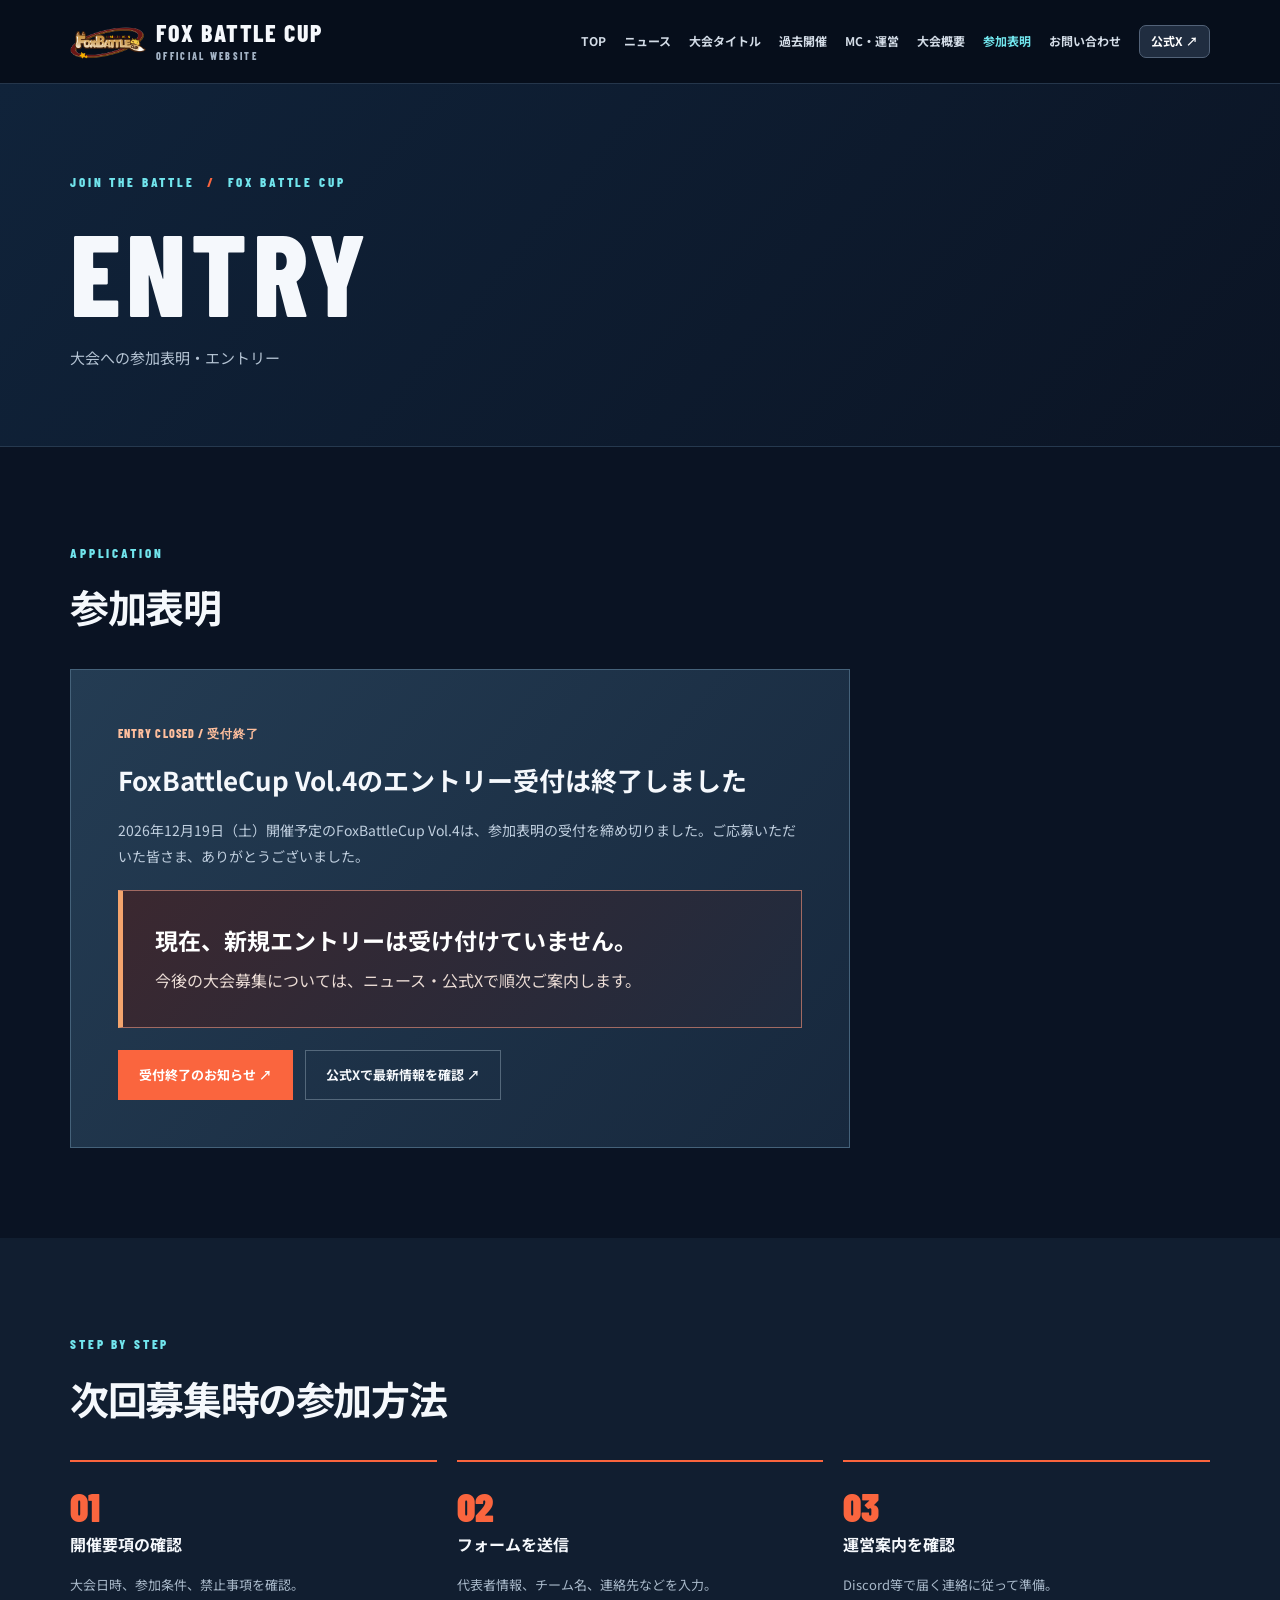
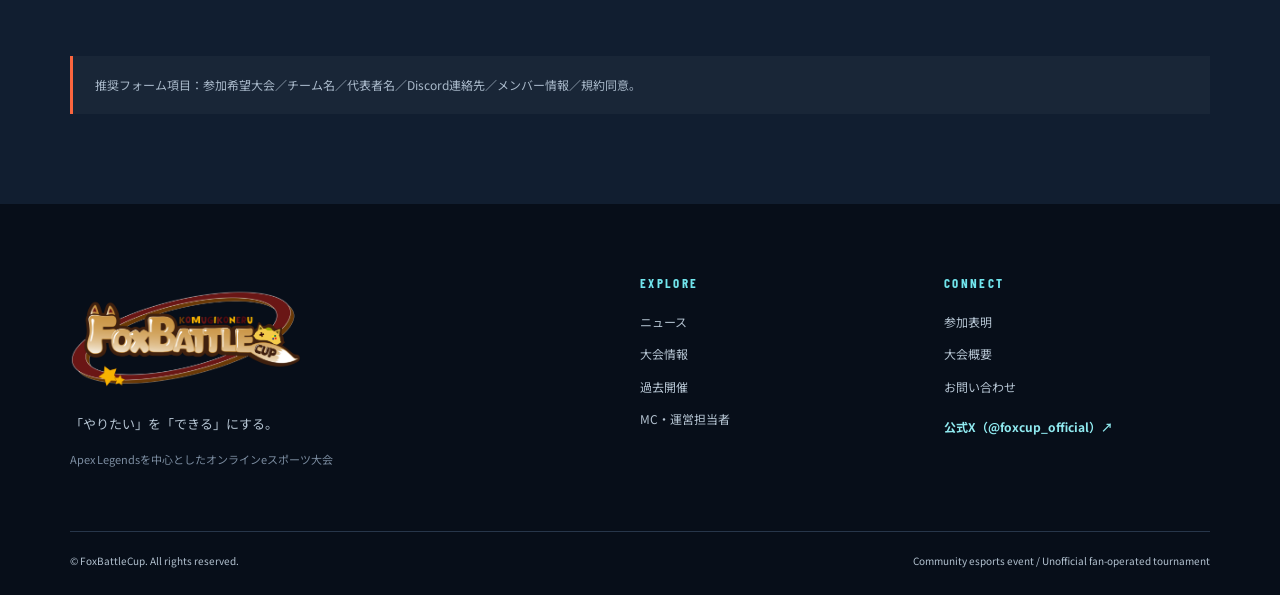
<file: entry.html>
<!DOCTYPE html>

<html lang="ja"><head><meta charset="utf-8"/><meta content="width=device-width,initial-scale=1" name="viewport"/><meta content="FoxBattleCup公式サイト。Apex Legendsを中心としたオンラインeスポーツ大会。大会情報、参加表明、ニュースを掲載。" name="description"/><meta content="#0a1323" name="theme-color"/><title>ENTRY | FoxBattleCup</title><link href="assets/style.css" rel="stylesheet"/><link href="assets/entry-closed.css" rel="stylesheet"/></head><body class="theme-dark"><a class="skip" href="#content">本文へ移動</a><header class="site-header"><div class="container header-inner"><a aria-label="FoxBattleCup トップ" class="brand" href="index.html"><img alt="FoxBattleCup 大会公式ロゴ" class="brand-image" src="assets/fbc-logo.png"/><span class="brand-words">FOX BATTLE CUP<small>OFFICIAL WEBSITE</small></span></a><button aria-controls="site-nav" aria-expanded="false" aria-label="メニューを開く" class="menu-button" type="button">☰ <span>MENU</span></button><nav aria-label="メインメニュー" class="nav" id="site-nav"><a href="index.html">TOP</a><a href="news.html">ニュース</a><a href="tournaments.html">大会タイトル</a><a href="archive.html">過去開催</a><a href="staff.html">MC・運営</a><a href="about.html">大会概要</a><a aria-current="page" href="entry.html">参加表明</a><a href="contact.html">お問い合わせ</a><a aria-label="FoxBattleCup公式Xを新しいタブで開く" class="fbc-nav-x" href="https://x.com/foxcup_official" rel="noopener noreferrer" target="_blank">公式X ↗</a></nav></div></header><main id="content"><section class="page-hero"><div class="container"><span class="overline">JOIN THE BATTLE <span class="slash">/</span> FOX BATTLE CUP</span><h1>ENTRY</h1><p>大会への参加表明・エントリー</p></div></section><section class="section"><div class="container"><div class="section-heading"><span class="overline">APPLICATION</span><h2>参加表明</h2></div><div class="form-panel"><span class="form-state fbc-closed-eyebrow">ENTRY CLOSED / 受付終了</span>
<h3>FoxBattleCup Vol.4のエントリー受付は終了しました</h3>
<p>2026年12月19日（土）開催予定のFoxBattleCup Vol.4は、参加表明の受付を締め切りました。ご応募いただいた皆さま、ありがとうございました。</p>
<div class="fbc-closed-box" role="status"><strong class="fbc-closed-heading">現在、新規エントリーは受け付けていません。</strong><p>今後の大会募集については、ニュース・公式Xで順次ご案内します。</p></div>
<div class="fbc-actions"><a class="btn" href="news-vol4-closed.html">受付終了のお知らせ ↗</a><a class="btn outline" href="https://x.com/foxcup_official" rel="noopener noreferrer" target="_blank">公式Xで最新情報を確認 ↗</a></div>
</div></div></section><section class="section surface-alt"><div class="container"><div class="section-heading"><span class="overline">STEP BY STEP</span><h2>次回募集時の参加方法</h2></div><div class="steps"><div><span>01</span><strong>開催要項の確認</strong><p>大会日時、参加条件、禁止事項を確認。</p></div><div><span>02</span><strong>フォームを送信</strong><p>代表者情報、チーム名、連絡先などを入力。</p></div><div><span>03</span><strong>運営案内を確認</strong><p>Discord等で届く連絡に従って準備。</p></div></div><div class="note">推奨フォーム項目：参加希望大会／チーム名／代表者名／Discord連絡先／メンバー情報／規約同意。</div></div></section></main><footer class="site-footer"><div class="container footer-grid"><div><img alt="FoxBattleCup" class="footer-brand-image" src="assets/fbc-logo.png"/><p>「やりたい」を「できる」にする。</p><p class="fine">Apex Legendsを中心としたオンラインeスポーツ大会</p></div><div><div class="footer-heading">EXPLORE</div><a href="news.html">ニュース</a><a href="tournaments.html">大会情報</a><a href="archive.html">過去開催</a><a href="staff.html">MC・運営担当者</a></div><div><div class="footer-heading">CONNECT</div><a href="entry.html">参加表明</a><a href="about.html">大会概要</a><a href="contact.html">お問い合わせ</a><a aria-label="FBC公式X @foxcup_official（新しいタブ）" class="footer-x-link" href="https://x.com/foxcup_official" rel="noopener noreferrer" target="_blank">公式X（@foxcup_official）↗</a></div></div><div class="container footer-bottom"><span>© FoxBattleCup. All rights reserved.</span><span>Community esports event / Unofficial fan-operated tournament</span></div></footer><script src="assets/config.js"></script><script defer="" src="assets/site.js"></script></body></html>
</file>
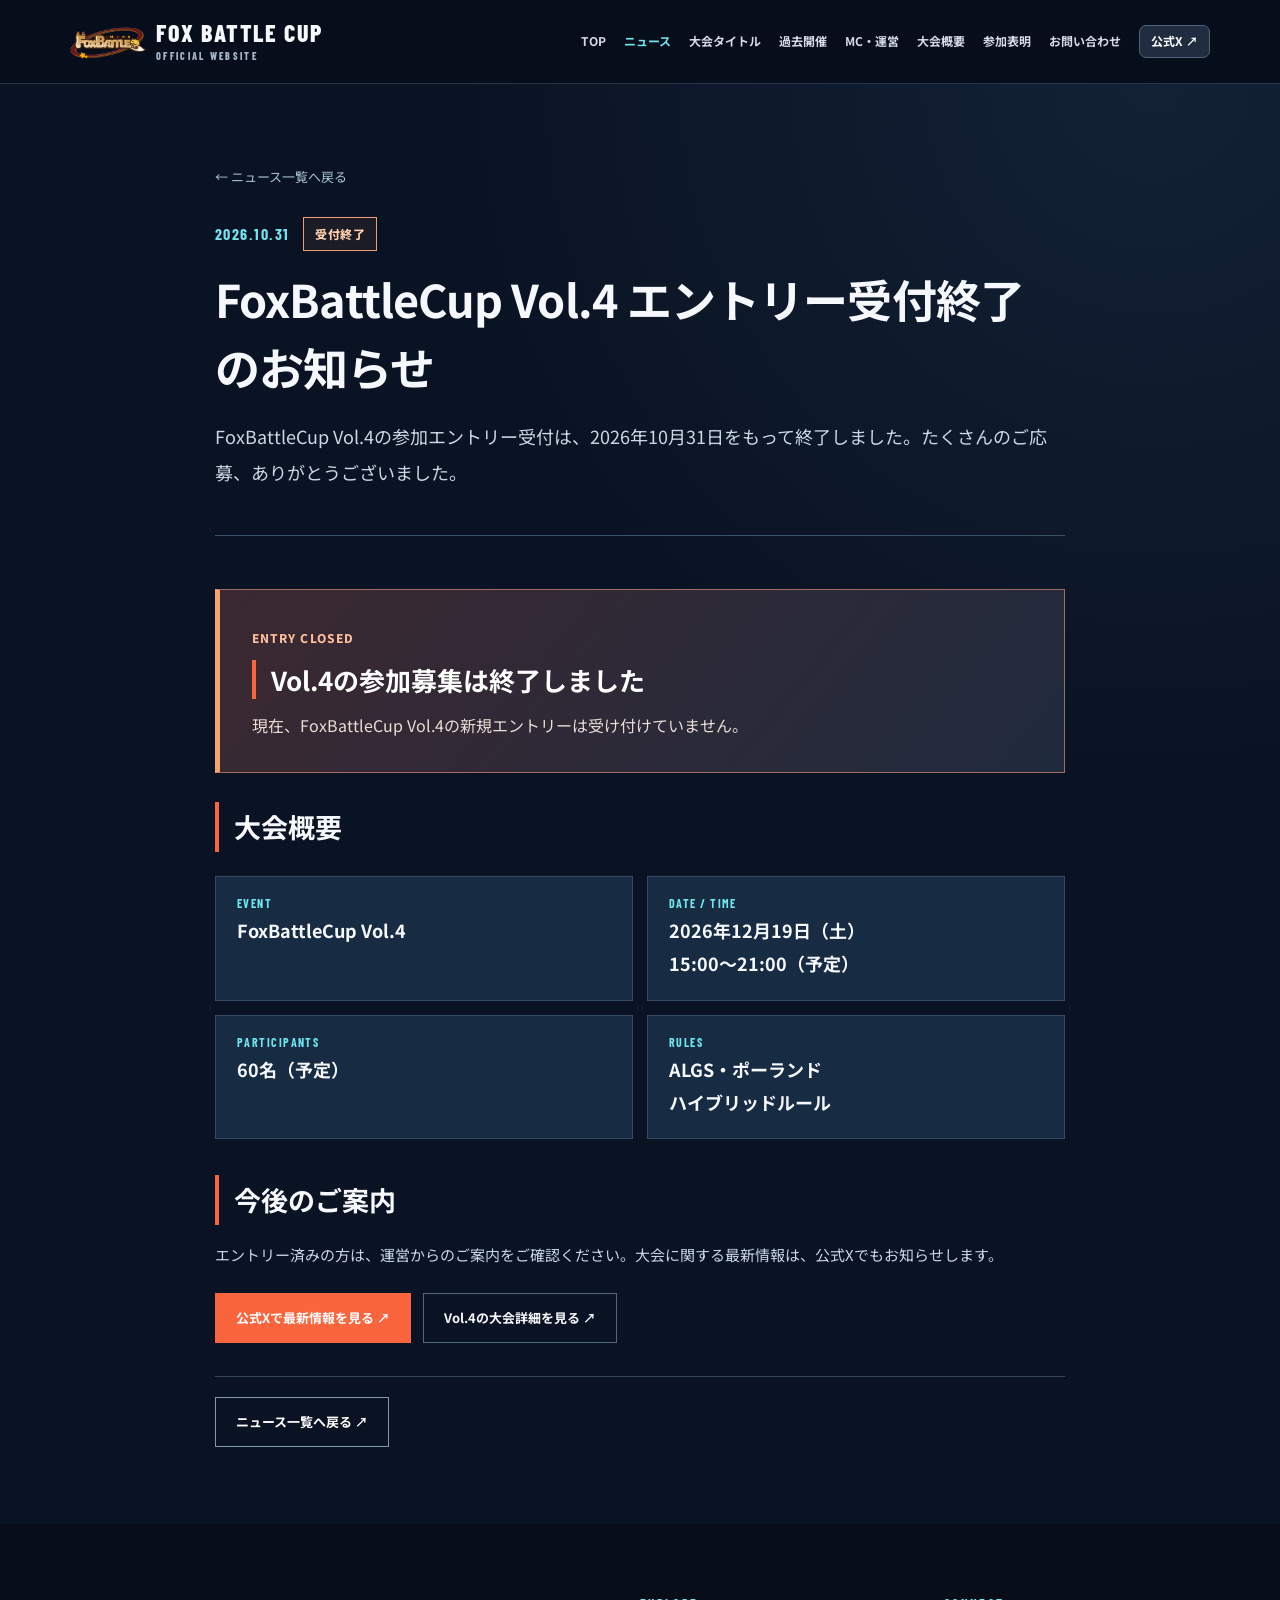
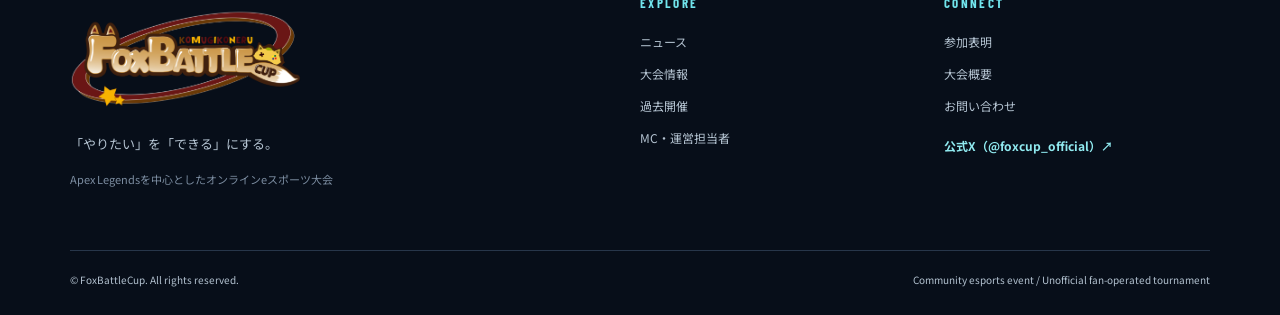
<file: news-vol4-closed.html>
<!DOCTYPE html>

<html lang="ja"><head><meta charset="utf-8"/><meta content="width=device-width,initial-scale=1" name="viewport"/><meta content="FoxBattleCup Vol.4は2026年10月31日をもってエントリー受付を終了しました。大会は12月19日開催予定です。" name="description"/><meta content="#0a1323" name="theme-color"/><title>FoxBattleCup Vol.4 エントリー受付終了 | FoxBattleCup</title><link href="assets/style.css" rel="stylesheet"/><link href="assets/news-article.css" rel="stylesheet"/><link href="assets/entry-closed.css" rel="stylesheet"/></head><body class="theme-dark"><a class="skip" href="#content">本文へ移動</a><header class="site-header"><div class="container header-inner"><a aria-label="FoxBattleCup トップ" class="brand" href="index.html"><img alt="FoxBattleCup 大会公式ロゴ" class="brand-image" src="assets/fbc-logo.png"/><span class="brand-words">FOX BATTLE CUP<small>OFFICIAL WEBSITE</small></span></a><button aria-controls="site-nav" aria-expanded="false" aria-label="メニューを開く" class="menu-button" type="button">☰ <span>MENU</span></button><nav aria-label="メインメニュー" class="nav" id="site-nav"><a href="index.html">TOP</a><a aria-current="page" href="news.html">ニュース</a><a href="tournaments.html">大会タイトル</a><a href="archive.html">過去開催</a><a href="staff.html">MC・運営</a><a href="about.html">大会概要</a><a href="entry.html">参加表明</a><a href="contact.html">お問い合わせ</a><a aria-label="FoxBattleCup公式Xを新しいタブで開く" class="fbc-nav-x" href="https://x.com/foxcup_official" rel="noopener noreferrer" target="_blank">公式X ↗</a></nav></div></header><main id="content">
<section class="news-article-main"><div class="container"><article class="news-article-wrap">
<a class="news-back-link" href="news.html">← ニュース一覧へ戻る</a>
<header class="news-article-header">
<div class="news-article-meta"><time class="news-post-date" datetime="2026-10-31">2026.10.31</time><span class="news-post-label fbc-label-closed">受付終了</span></div>
<h1>FoxBattleCup Vol.4 エントリー受付終了のお知らせ</h1>
<p class="news-article-lead">FoxBattleCup Vol.4の参加エントリー受付は、2026年10月31日をもって終了しました。たくさんのご応募、ありがとうございました。</p>
</header>
<div class="news-article-body">
<div class="fbc-closed-box" role="status"><span class="fbc-closed-eyebrow">ENTRY CLOSED</span><h2>Vol.4の参加募集は終了しました</h2><p>現在、FoxBattleCup Vol.4の新規エントリーは受け付けていません。</p></div>
<h2>大会概要</h2>
<div class="news-event-facts">
<div><span>EVENT</span><strong>FoxBattleCup Vol.4</strong></div>
<div><span>DATE / TIME</span><strong>2026年12月19日（土）<br/>15:00〜21:00（予定）</strong></div>
<div><span>PARTICIPANTS</span><strong>60名（予定）</strong></div>
<div><span>RULES</span><strong>ALGS・ポーランド<br/>ハイブリッドルール</strong></div>
</div>
<h2>今後のご案内</h2>
<p>エントリー済みの方は、運営からのご案内をご確認ください。大会に関する最新情報は、公式Xでもお知らせします。</p>
<div class="fbc-actions"><a class="btn" href="https://x.com/foxcup_official" rel="noopener noreferrer" target="_blank">公式Xで最新情報を見る ↗</a><a class="btn outline" href="tournament-vol4.html">Vol.4の大会詳細を見る ↗</a></div>
</div>
<nav aria-label="記事関連リンク" class="news-after-links"><a class="btn ghost" href="news.html">ニュース一覧へ戻る ↗</a></nav>
</article></div></section>
</main><footer class="site-footer"><div class="container footer-grid"><div><img alt="FoxBattleCup" class="footer-brand-image" src="assets/fbc-logo.png"/><p>「やりたい」を「できる」にする。</p><p class="fine">Apex Legendsを中心としたオンラインeスポーツ大会</p></div><div><div class="footer-heading">EXPLORE</div><a href="news.html">ニュース</a><a href="tournaments.html">大会情報</a><a href="archive.html">過去開催</a><a href="staff.html">MC・運営担当者</a></div><div><div class="footer-heading">CONNECT</div><a href="entry.html">参加表明</a><a href="about.html">大会概要</a><a href="contact.html">お問い合わせ</a><a aria-label="FBC公式X @foxcup_official（新しいタブ）" class="footer-x-link" href="https://x.com/foxcup_official" rel="noopener noreferrer" target="_blank">公式X（@foxcup_official）↗</a></div></div><div class="container footer-bottom"><span>© FoxBattleCup. All rights reserved.</span><span>Community esports event / Unofficial fan-operated tournament</span></div></footer><script src="assets/config.js"></script><script defer="" src="assets/site.js"></script></body></html>
</file>
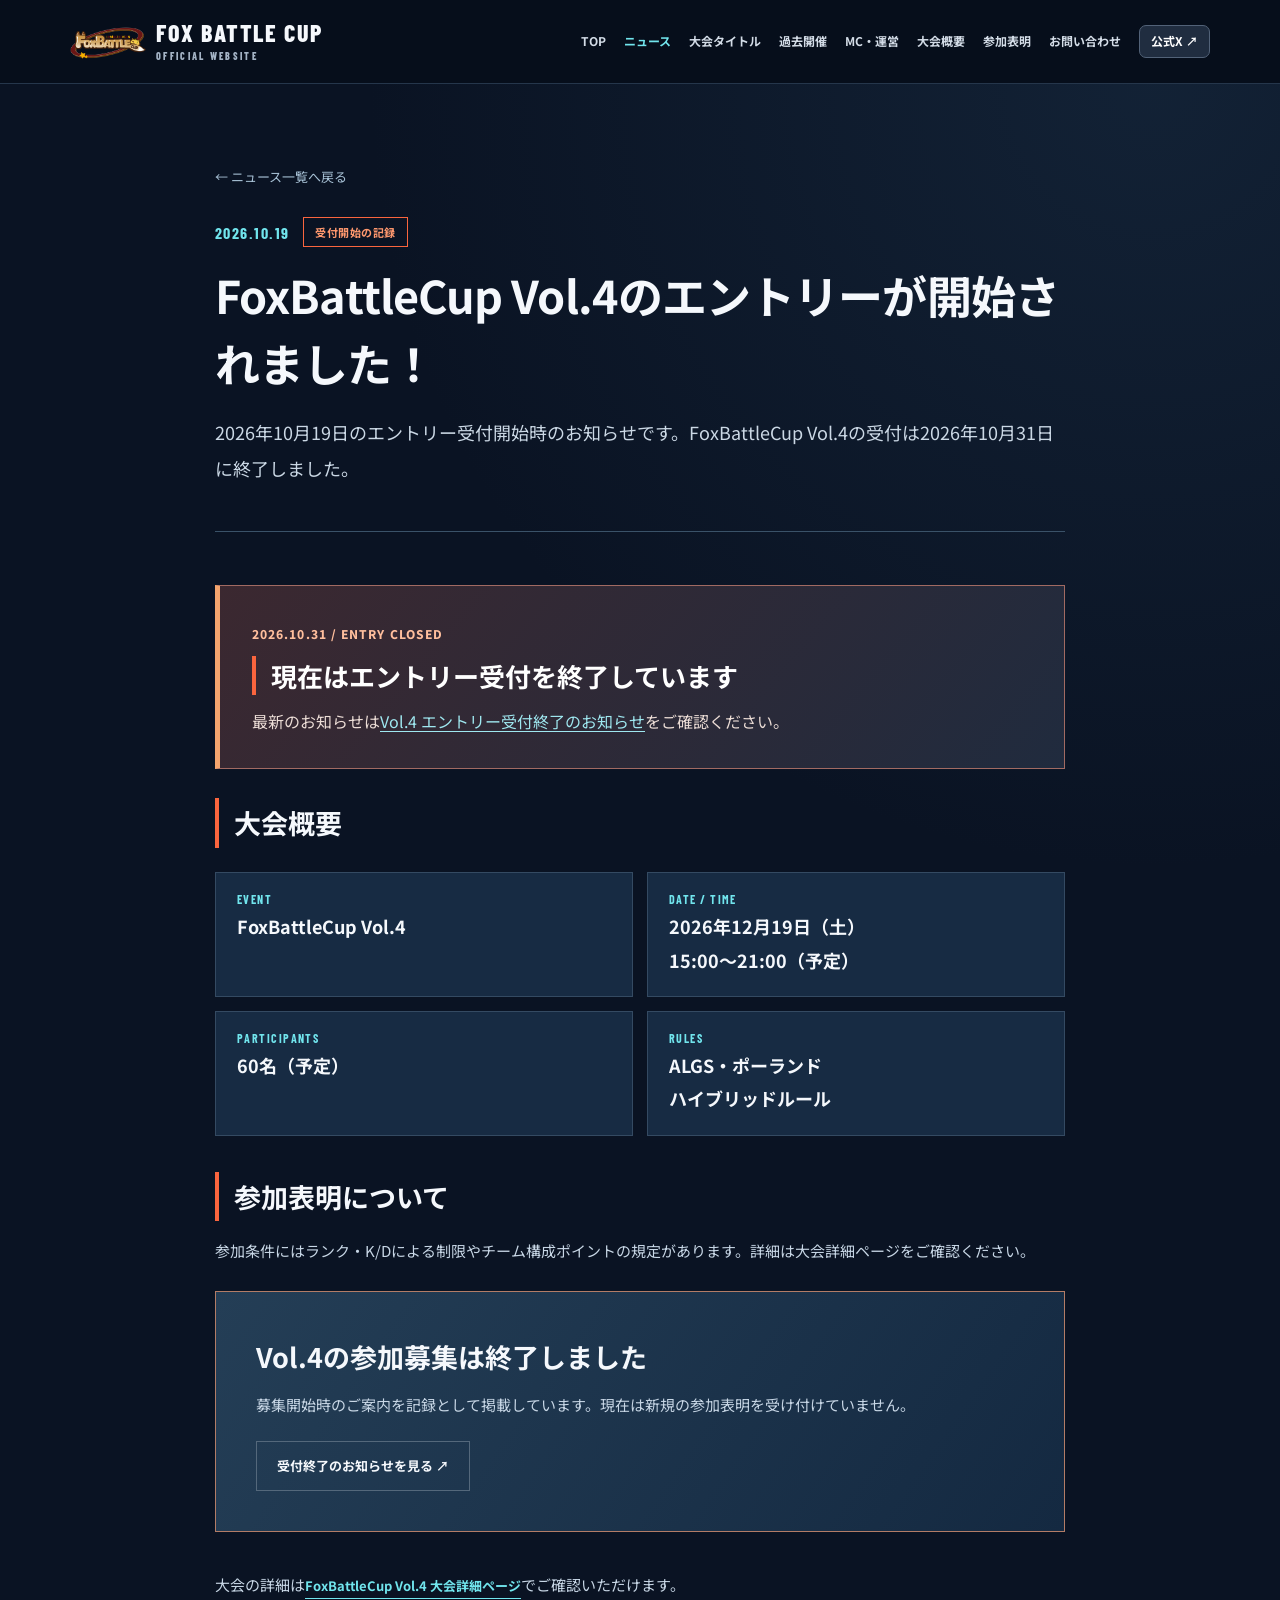
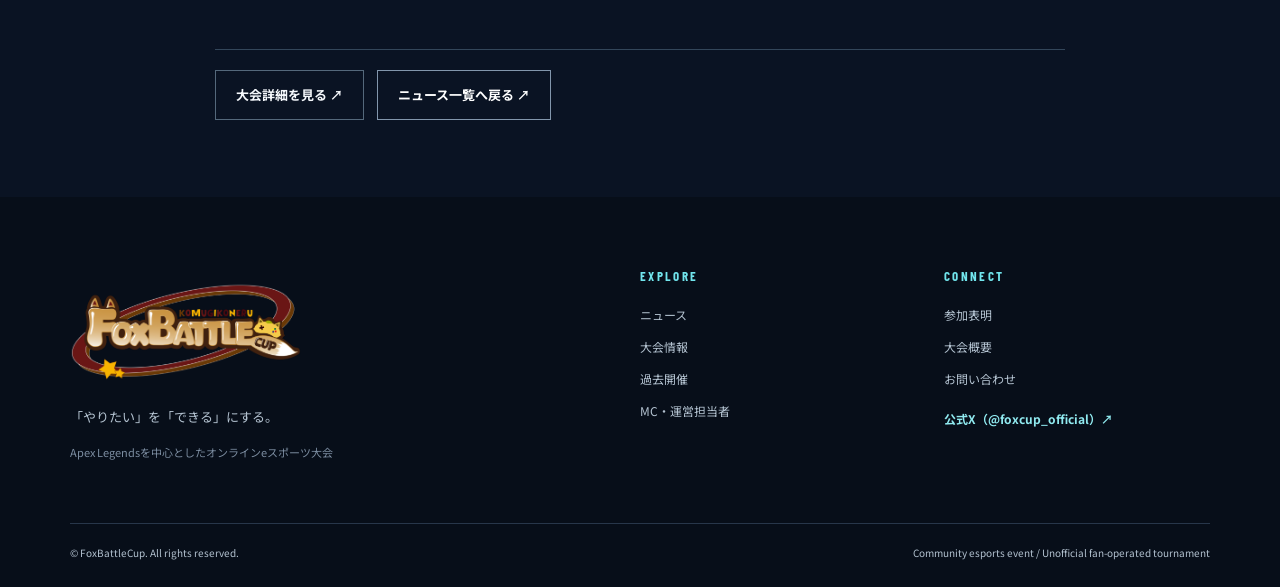
<file: news-vol4-entry.html>
<!DOCTYPE html>

<html lang="ja"><head><meta charset="utf-8"/><meta content="width=device-width,initial-scale=1" name="viewport"/><meta content="2026年12月19日（土）開催予定のFoxBattleCup Vol.4について、参加エントリーの受付を開始しました。参加条件と参加表明フォームへのご案内。" name="description"/><meta content="#0a1323" name="theme-color"/><title>FoxBattleCup Vol.4 エントリー開始 | FoxBattleCup</title><link href="assets/style.css" rel="stylesheet"/><link href="assets/news-article.css" rel="stylesheet"/><link href="assets/entry-closed.css" rel="stylesheet"/></head><body class="theme-dark"><a class="skip" href="#content">本文へ移動</a><header class="site-header"><div class="container header-inner"><a aria-label="FoxBattleCup トップ" class="brand" href="index.html"><img alt="FoxBattleCup 大会公式ロゴ" class="brand-image" src="assets/fbc-logo.png"/><span class="brand-words">FOX BATTLE CUP<small>OFFICIAL WEBSITE</small></span></a><button aria-controls="site-nav" aria-expanded="false" aria-label="メニューを開く" class="menu-button" type="button">☰ <span>MENU</span></button><nav aria-label="メインメニュー" class="nav" id="site-nav"><a href="index.html">TOP</a><a aria-current="page" href="news.html">ニュース</a><a href="tournaments.html">大会タイトル</a><a href="archive.html">過去開催</a><a href="staff.html">MC・運営</a><a href="about.html">大会概要</a><a href="entry.html">参加表明</a><a href="contact.html">お問い合わせ</a><a aria-label="FoxBattleCup公式Xを新しいタブで開く" class="fbc-nav-x" href="https://x.com/foxcup_official" rel="noopener noreferrer" target="_blank">公式X ↗</a></nav></div></header><main id="content">
<section class="news-article-main"><div class="container"><article class="news-article-wrap">
<a class="news-back-link" href="news.html">← ニュース一覧へ戻る</a>
<header class="news-article-header"><div class="news-article-meta"><time class="news-post-date" datetime="2026-10-19">2026.10.19</time><span class="news-post-label">受付開始の記録</span></div>
<h1>FoxBattleCup Vol.4のエントリーが開始されました！</h1>
<p class="news-article-lead">2026年10月19日のエントリー受付開始時のお知らせです。FoxBattleCup Vol.4の受付は2026年10月31日に終了しました。</p></header>
<div class="news-article-body"><div class="fbc-closed-box" role="status"><span class="fbc-closed-eyebrow">2026.10.31 / ENTRY CLOSED</span><h2>現在はエントリー受付を終了しています</h2><p>最新のお知らせは<a href="news-vol4-closed.html">Vol.4 エントリー受付終了のお知らせ</a>をご確認ください。</p></div>
<h2>大会概要</h2>
<div class="news-event-facts"><div><span>EVENT</span><strong>FoxBattleCup Vol.4</strong></div><div><span>DATE / TIME</span><strong>2026年12月19日（土）<br/>15:00〜21:00（予定）</strong></div><div><span>PARTICIPANTS</span><strong>60名（予定）</strong></div><div><span>RULES</span><strong>ALGS・ポーランド<br/>ハイブリッドルール</strong></div></div>
<h2>参加表明について</h2>
<p>参加条件にはランク・K/Dによる制限やチーム構成ポイントの規定があります。詳細は大会詳細ページをご確認ください。</p>
<div class="news-entry-cta fbc-closed-cta"><h2>Vol.4の参加募集は終了しました</h2><p>募集開始時のご案内を記録として掲載しています。現在は新規の参加表明を受け付けていません。</p><a class="btn outline" href="news-vol4-closed.html">受付終了のお知らせを見る ↗</a></div>
<p>大会の詳細は<a class="news-link" href="tournament-vol4.html">FoxBattleCup Vol.4 大会詳細ページ</a>でご確認いただけます。</p>
</div><nav aria-label="記事関連リンク" class="news-after-links"><a class="btn outline" href="tournament-vol4.html">大会詳細を見る ↗</a><a class="btn ghost" href="news.html">ニュース一覧へ戻る ↗</a></nav>
</article></div></section>
</main><footer class="site-footer"><div class="container footer-grid"><div><img alt="FoxBattleCup" class="footer-brand-image" src="assets/fbc-logo.png"/><p>「やりたい」を「できる」にする。</p><p class="fine">Apex Legendsを中心としたオンラインeスポーツ大会</p></div><div><div class="footer-heading">EXPLORE</div><a href="news.html">ニュース</a><a href="tournaments.html">大会情報</a><a href="archive.html">過去開催</a><a href="staff.html">MC・運営担当者</a></div><div><div class="footer-heading">CONNECT</div><a href="entry.html">参加表明</a><a href="about.html">大会概要</a><a href="contact.html">お問い合わせ</a><a aria-label="FBC公式X @foxcup_official（新しいタブ）" class="footer-x-link" href="https://x.com/foxcup_official" rel="noopener noreferrer" target="_blank">公式X（@foxcup_official）↗</a></div></div><div class="container footer-bottom"><span>© FoxBattleCup. All rights reserved.</span><span>Community esports event / Unofficial fan-operated tournament</span></div></footer><script src="assets/config.js"></script><script defer="" src="assets/site.js"></script></body></html>
</file>
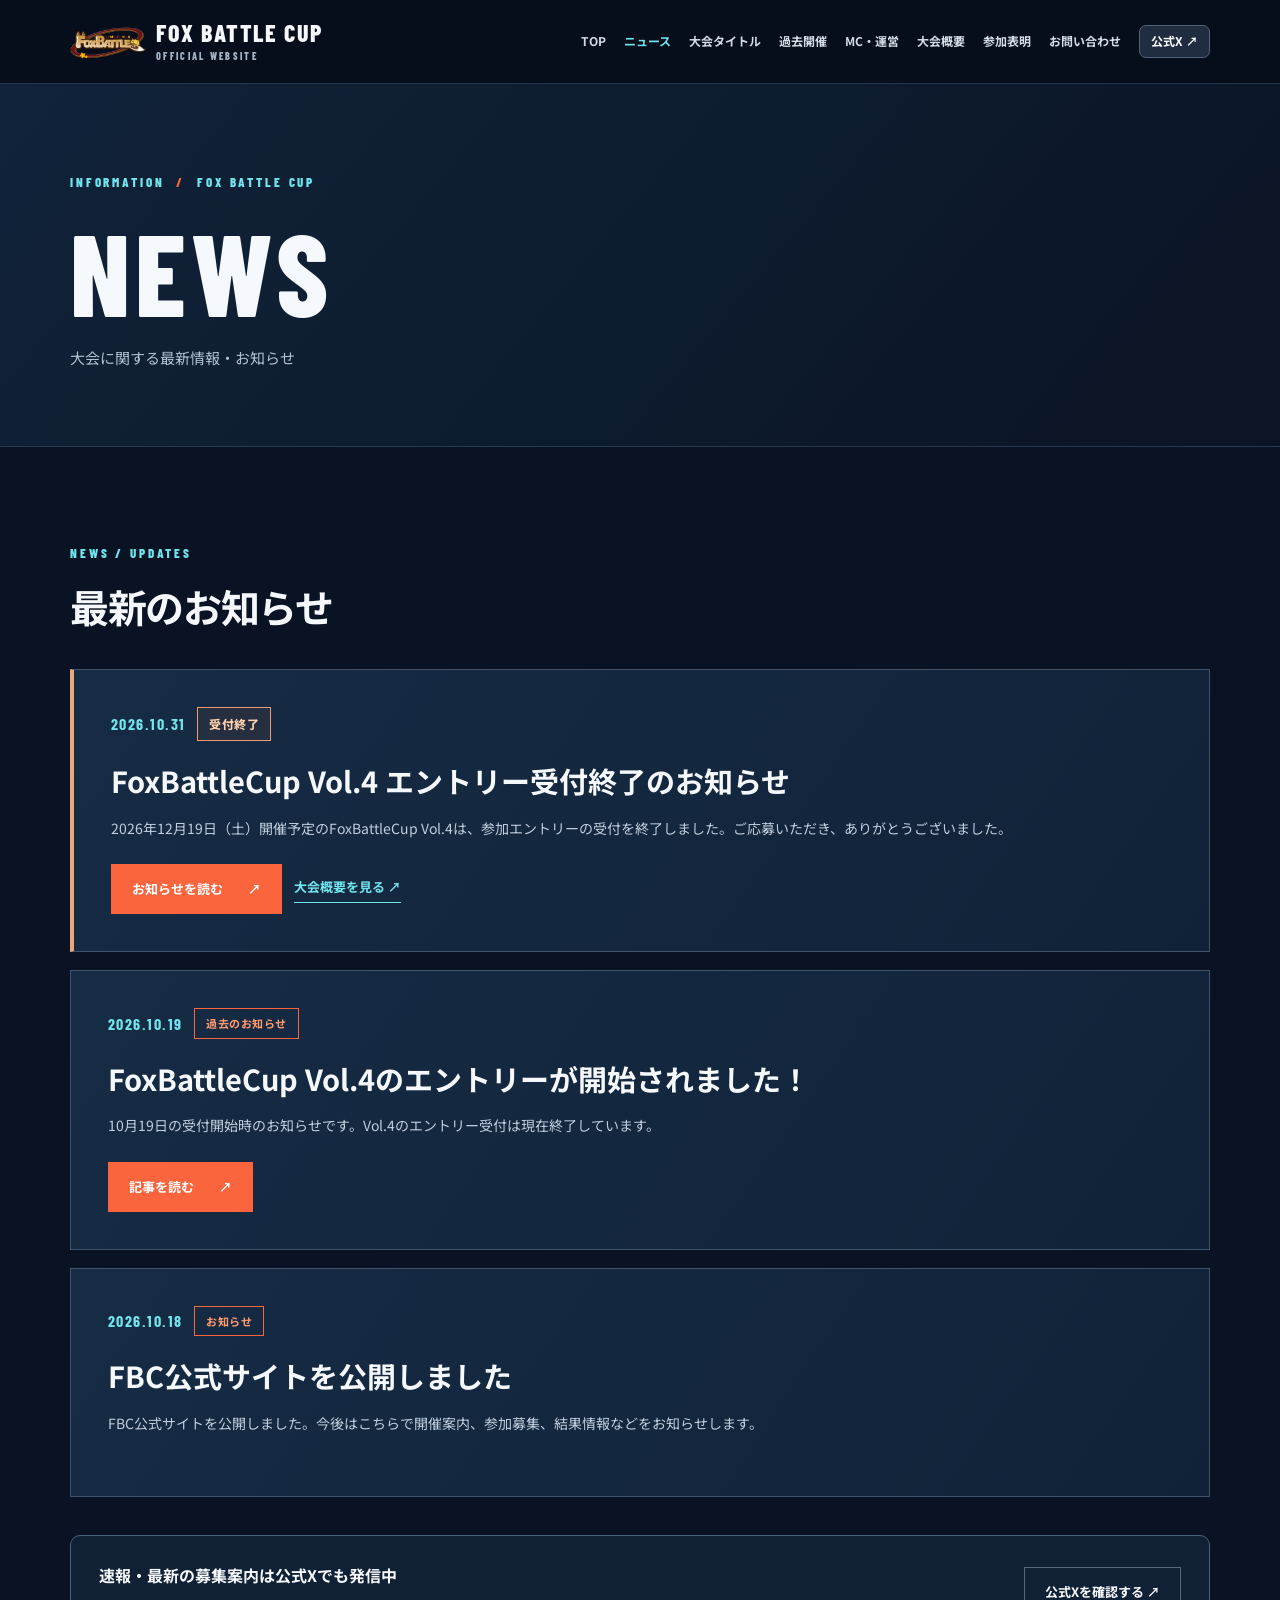
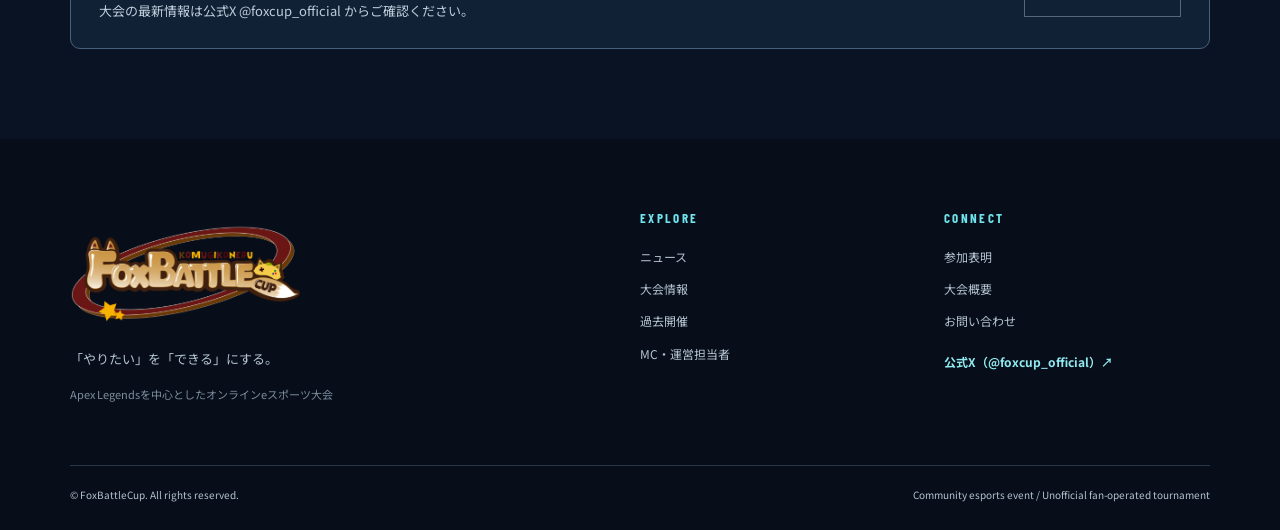
<file: news.html>
<!DOCTYPE html>

<html lang="ja"><head><meta charset="utf-8"/><meta content="width=device-width,initial-scale=1" name="viewport"/><meta content="FoxBattleCup公式サイト。Apex Legendsを中心としたオンラインeスポーツ大会。大会情報、参加表明、ニュースを掲載。" name="description"/><meta content="#0a1323" name="theme-color"/><title>NEWS | FoxBattleCup</title><link href="assets/style.css" rel="stylesheet"/><link href="assets/news-article.css" rel="stylesheet"/><link href="assets/entry-closed.css" rel="stylesheet"/></head><body class="theme-dark"><a class="skip" href="#content">本文へ移動</a><header class="site-header"><div class="container header-inner"><a aria-label="FoxBattleCup トップ" class="brand" href="index.html"><img alt="FoxBattleCup 大会公式ロゴ" class="brand-image" src="assets/fbc-logo.png"/><span class="brand-words">FOX BATTLE CUP<small>OFFICIAL WEBSITE</small></span></a><button aria-controls="site-nav" aria-expanded="false" aria-label="メニューを開く" class="menu-button" type="button">☰ <span>MENU</span></button><nav aria-label="メインメニュー" class="nav" id="site-nav"><a href="index.html">TOP</a><a aria-current="page" href="news.html">ニュース</a><a href="tournaments.html">大会タイトル</a><a href="archive.html">過去開催</a><a href="staff.html">MC・運営</a><a href="about.html">大会概要</a><a href="entry.html">参加表明</a><a href="contact.html">お問い合わせ</a><a aria-label="FoxBattleCup公式Xを新しいタブで開く" class="fbc-nav-x" href="https://x.com/foxcup_official" rel="noopener noreferrer" target="_blank">公式X ↗</a></nav></div></header><main id="content">
<section class="page-hero"><div class="container"><span class="overline">INFORMATION <span class="slash">/</span> FOX BATTLE CUP</span><h1>NEWS</h1><p>大会に関する最新情報・お知らせ</p></div></section>
<section class="section"><div class="container"><div class="section-heading"><span class="overline">NEWS / UPDATES</span><h2>最新のお知らせ</h2></div>
<div class="news-feed"><article class="news-post-card fbc-closed-news-card">
<div class="news-post-top"><time class="news-post-date" datetime="2026-10-31">2026.10.31</time><span class="news-post-label fbc-label-closed">受付終了</span></div>
<h3><a href="news-vol4-closed.html">FoxBattleCup Vol.4 エントリー受付終了のお知らせ</a></h3>
<p>2026年12月19日（土）開催予定のFoxBattleCup Vol.4は、参加エントリーの受付を終了しました。ご応募いただき、ありがとうございました。</p>
<div class="news-post-actions"><a class="btn" href="news-vol4-closed.html">お知らせを読む <span aria-hidden="true">↗</span></a><a class="news-link" href="tournament-vol4.html">大会概要を見る ↗</a></div>
</article>
<article class="news-post-card"><div class="news-post-top"><time class="news-post-date" datetime="2026-10-19">2026.10.19</time><span class="news-post-label">過去のお知らせ</span></div>
<h3><a href="news-vol4-entry.html">FoxBattleCup Vol.4のエントリーが開始されました！</a></h3>
<p>10月19日の受付開始時のお知らせです。Vol.4のエントリー受付は現在終了しています。</p>
<div class="news-post-actions"><a class="btn" href="news-vol4-entry.html">記事を読む <span aria-hidden="true">↗</span></a></div></article>
<article class="news-post-card"><div class="news-post-top"><time class="news-post-date" datetime="2026-10-18">2026.10.18</time><span class="news-post-label">お知らせ</span></div>
<h3>FBC公式サイトを公開しました</h3>
<p>FBC公式サイトを公開しました。今後はこちらで開催案内、参加募集、結果情報などをお知らせします。</p>
</article>
</div><aside aria-label="FBC公式Xからの最新情報" class="news-x-cta">
<div><strong>速報・最新の募集案内は公式Xでも発信中</strong><p>大会の最新情報は公式X @foxcup_official からご確認ください。</p></div>
<a class="btn outline" href="https://x.com/foxcup_official" rel="noopener noreferrer" target="_blank">公式Xを確認する ↗</a>
</aside></div></section>
</main><footer class="site-footer"><div class="container footer-grid"><div><img alt="FoxBattleCup" class="footer-brand-image" src="assets/fbc-logo.png"/><p>「やりたい」を「できる」にする。</p><p class="fine">Apex Legendsを中心としたオンラインeスポーツ大会</p></div><div><div class="footer-heading">EXPLORE</div><a href="news.html">ニュース</a><a href="tournaments.html">大会情報</a><a href="archive.html">過去開催</a><a href="staff.html">MC・運営担当者</a></div><div><div class="footer-heading">CONNECT</div><a href="entry.html">参加表明</a><a href="about.html">大会概要</a><a href="contact.html">お問い合わせ</a><a aria-label="FBC公式X @foxcup_official（新しいタブ）" class="footer-x-link" href="https://x.com/foxcup_official" rel="noopener noreferrer" target="_blank">公式X（@foxcup_official）↗</a></div></div><div class="container footer-bottom"><span>© FoxBattleCup. All rights reserved.</span><span>Community esports event / Unofficial fan-operated tournament</span></div></footer><script src="assets/config.js"></script><script defer="" src="assets/site.js"></script></body></html>
</file>
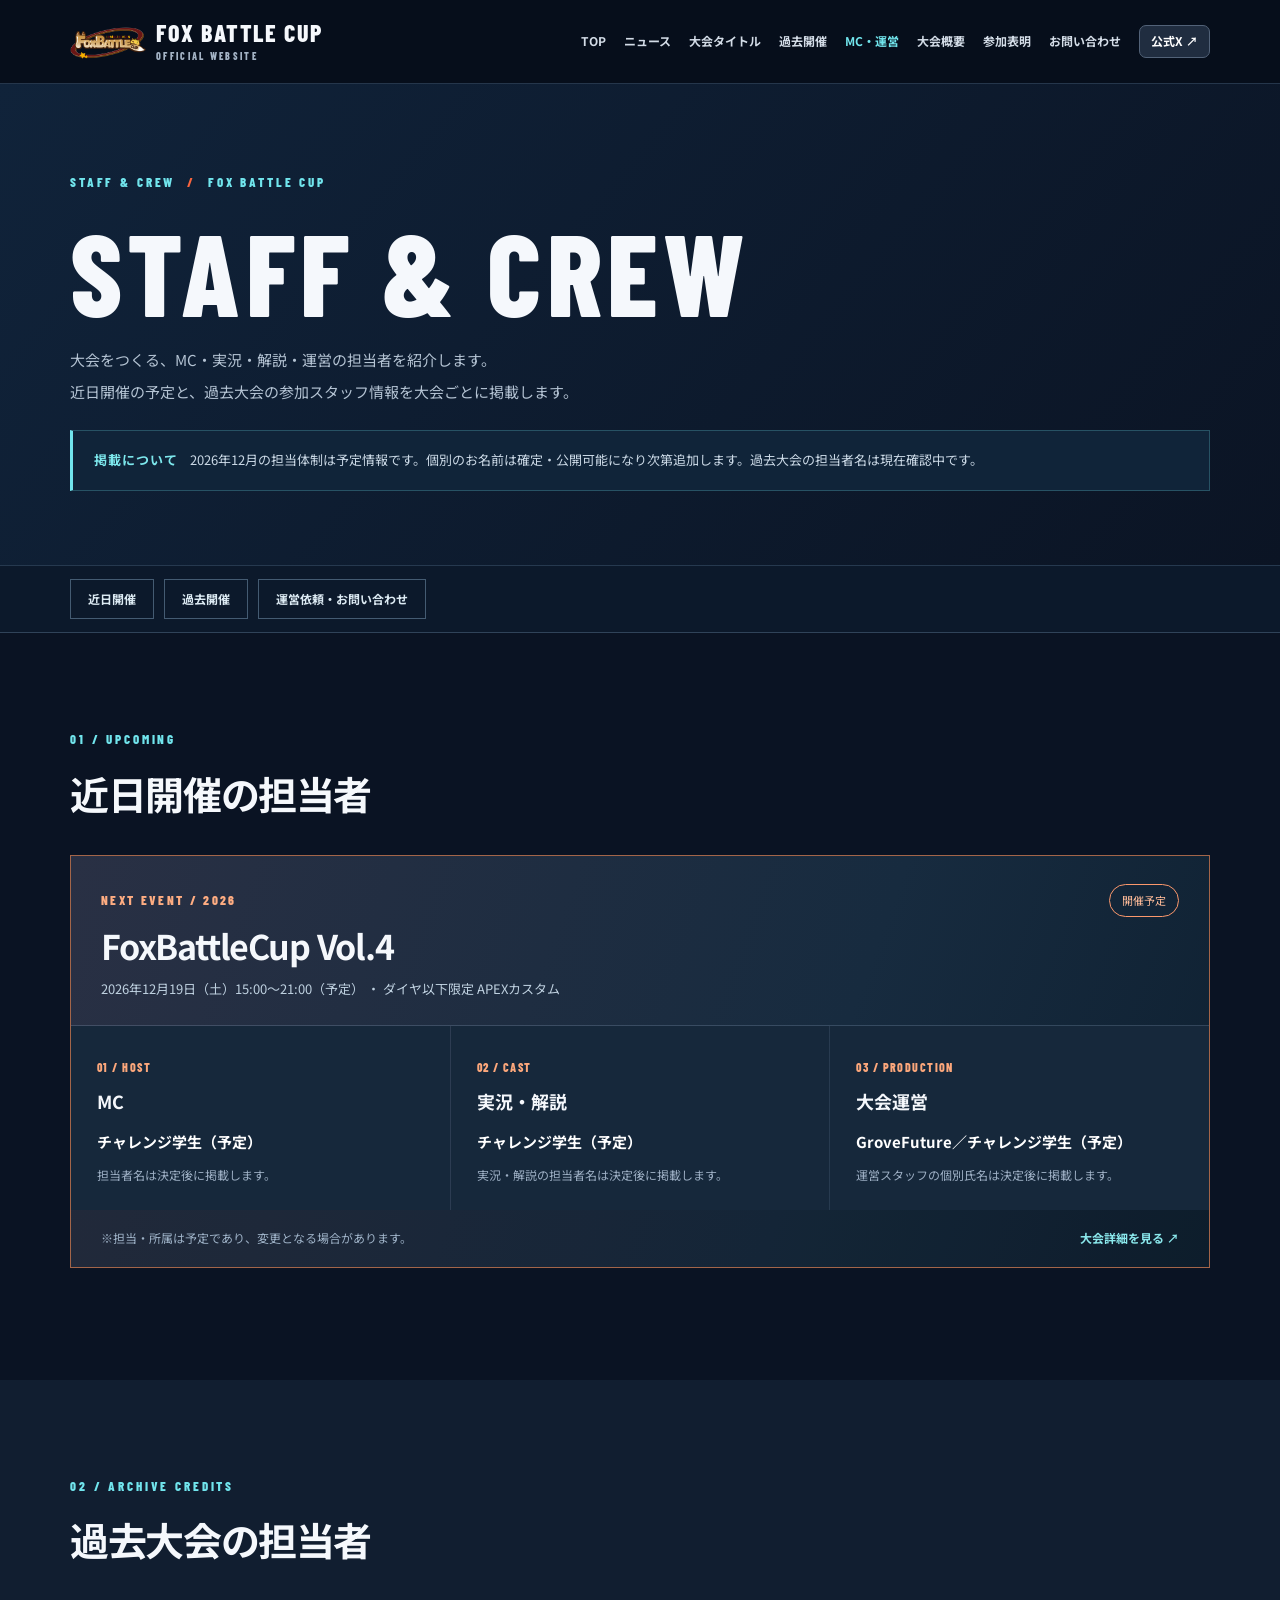
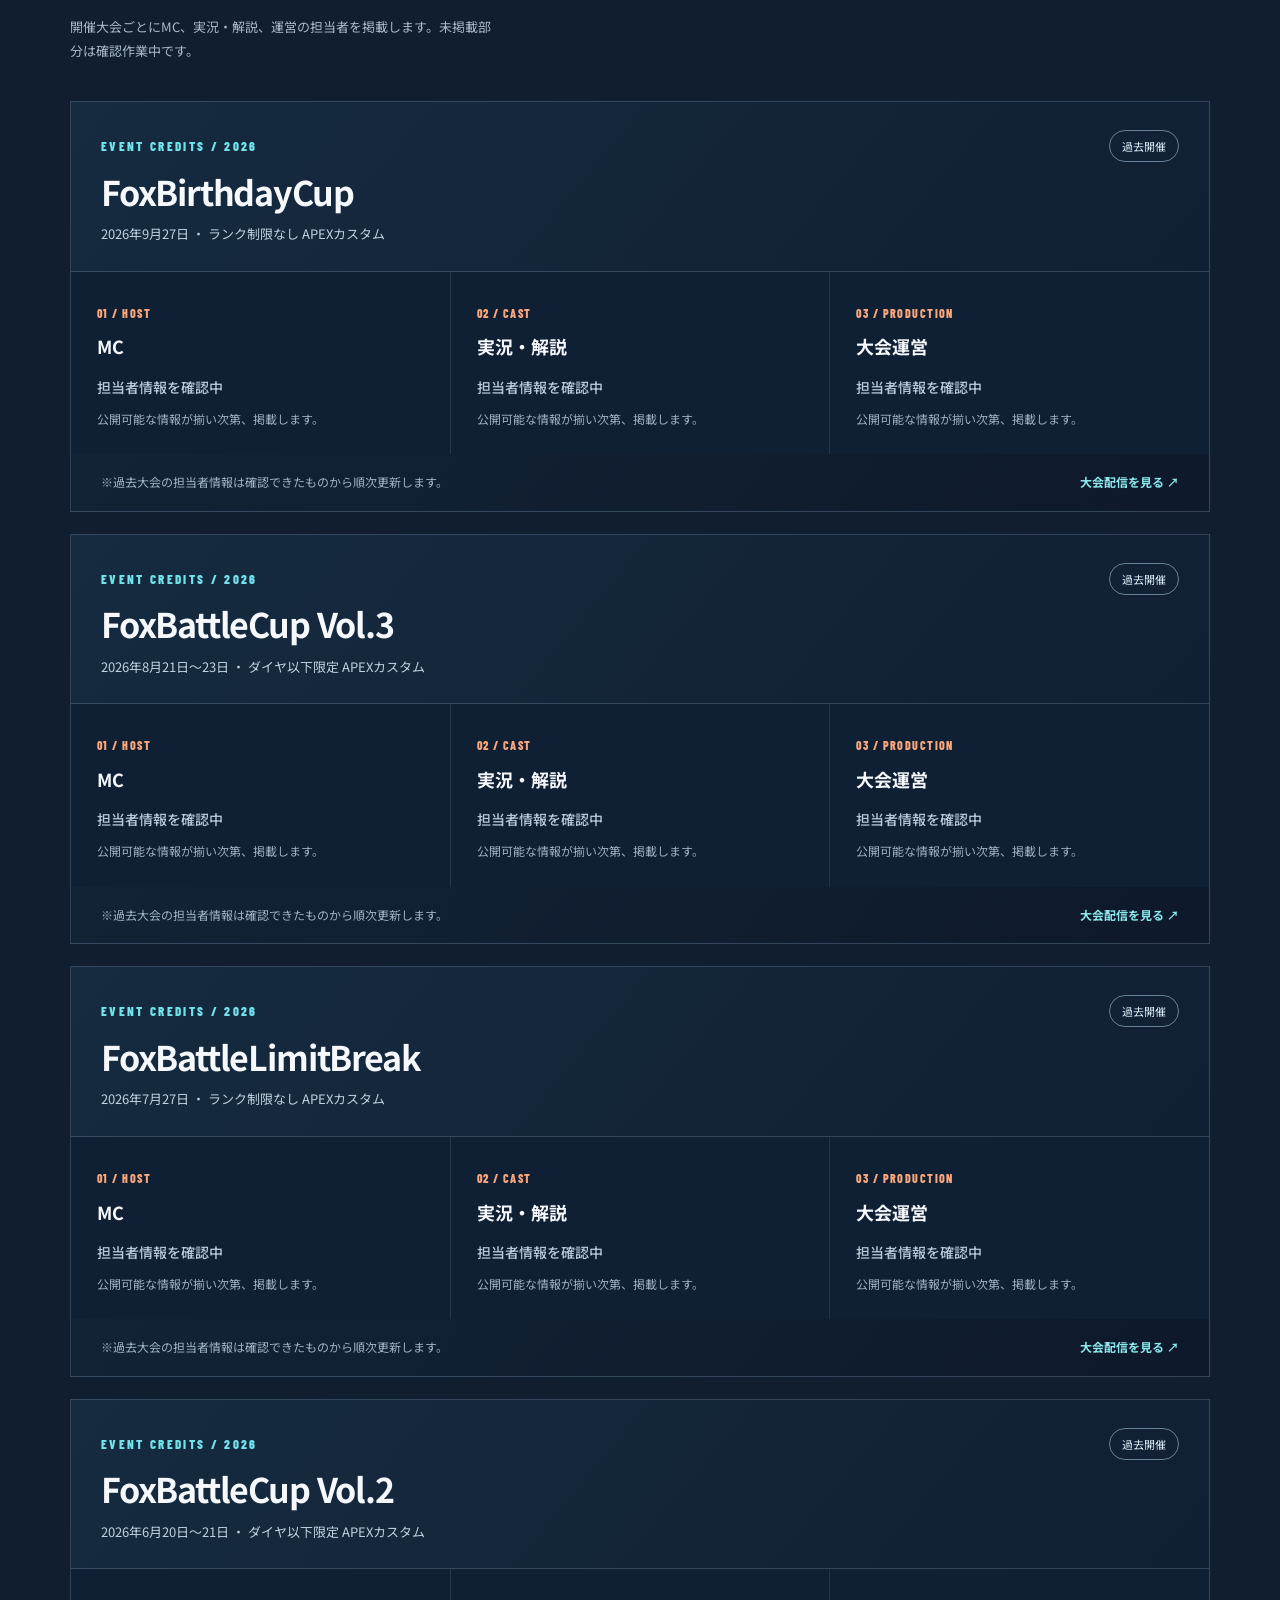
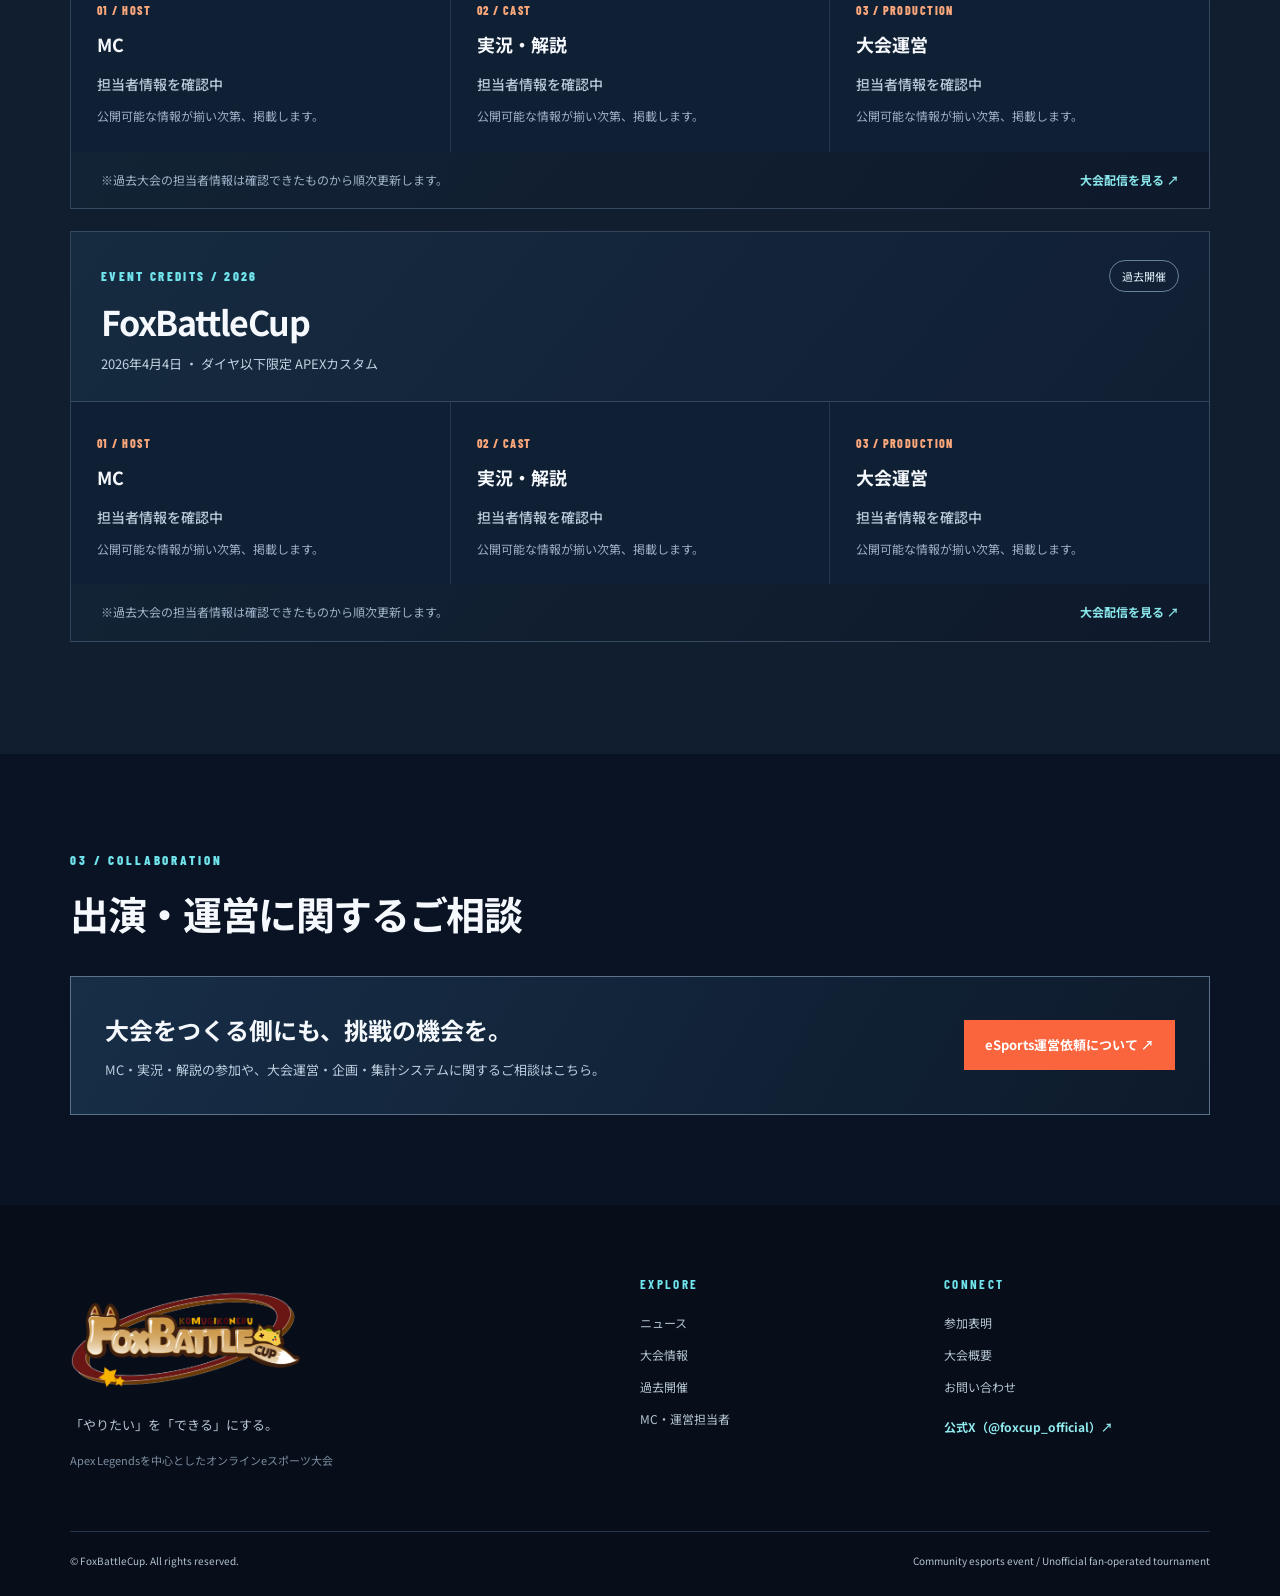
<file: staff.html>
<!DOCTYPE html>

<html lang="ja"><head><meta charset="utf-8"/><meta content="width=device-width,initial-scale=1" name="viewport"/><meta content="FoxBattleCupのMC、実況・解説、大会運営スタッフを大会ごとに紹介。近日開催の予定と過去大会の担当情報を掲載します。" name="description"/><meta content="#0a1323" name="theme-color"/><title>STAFF &amp; CREW | FoxBattleCup</title><link href="assets/style.css" rel="stylesheet"/><meta content="FoxBattleCup | 公式サイト" property="og:title"/><meta content="「やりたい」を「できる」にする。Apex Legendsを中心としたコミュニティeスポーツ大会。" property="og:description"/><meta content="https://k0mugikoneru.github.io/FoxBattleCup/assets/fbc-logo.png" property="og:image"/><link href="assets/staff-contact.css" rel="stylesheet"/></head><body class="theme-dark staff-page"><a class="skip" href="#content">本文へ移動</a><header class="site-header"><div class="container header-inner"><a aria-label="FoxBattleCup トップ" class="brand" href="index.html"><img alt="FoxBattleCup 大会公式ロゴ" class="brand-image" src="assets/fbc-logo.png"/><span class="brand-words">FOX BATTLE CUP<small>OFFICIAL WEBSITE</small></span></a><button aria-controls="site-nav" aria-expanded="false" aria-label="メニューを開く" class="menu-button" type="button">☰ <span>MENU</span></button><nav aria-label="メインメニュー" class="nav" id="site-nav"><a href="index.html">TOP</a><a href="news.html">ニュース</a><a href="tournaments.html">大会タイトル</a><a href="archive.html">過去開催</a><a aria-current="page" href="staff.html">MC・運営</a><a href="about.html">大会概要</a><a href="entry.html">参加表明</a><a href="contact.html">お問い合わせ</a><a aria-label="FoxBattleCup公式Xを新しいタブで開く" class="fbc-nav-x" href="https://x.com/foxcup_official" rel="noopener noreferrer" target="_blank">公式X ↗</a></nav></div></header><main id="content">
<section class="page-hero"><div class="container"><span class="overline">STAFF &amp; CREW <span class="slash">/</span> FOX BATTLE CUP</span><h1>STAFF &amp; CREW</h1><p class="staff-lead">大会をつくる、MC・実況・解説・運営の担当者を紹介します。<br/>近日開催の予定と、過去大会の参加スタッフ情報を大会ごとに掲載します。</p><div class="staff-top-note"><strong>掲載について</strong><span>2026年12月の担当体制は予定情報です。個別のお名前は確定・公開可能になり次第追加します。過去大会の担当者名は現在確認中です。</span></div></div></section>
<nav aria-label="担当者ページ内メニュー" class="staff-jump"><div class="container"><a href="#upcoming">近日開催</a><a href="#past">過去開催</a><a href="#contact-crew">運営依頼・お問い合わせ</a></div></nav>
<section class="section" id="upcoming"><div class="container"><div class="section-heading"><span class="overline">01 / UPCOMING</span><h2>近日開催の担当者</h2></div><!-- 担当者名を変更する場合は、この大会の staff-person と説明文を編集してください -->
<article aria-labelledby="vol4-title" class="staff-event staff-event--upcoming" id="vol4">
<div class="staff-event-head"><div><span class="staff-kicker">NEXT EVENT / 2026</span><h3 id="vol4-title">FoxBattleCup Vol.4</h3><p>2026年12月19日（土）15:00〜21:00（予定）<span aria-hidden="true"> ・ </span>ダイヤ以下限定 APEXカスタム</p></div><span class="staff-pill upcoming">開催予定</span></div>
<div class="staff-credits">
<div class="staff-role"><span class="staff-role-number">01 / HOST</span><h4>MC</h4><div class="staff-person">チャレンジ学生（予定）</div><p>担当者名は決定後に掲載します。</p></div>
<div class="staff-role"><span class="staff-role-number">02 / CAST</span><h4>実況・解説</h4><div class="staff-person">チャレンジ学生（予定）</div><p>実況・解説の担当者名は決定後に掲載します。</p></div>
<div class="staff-role"><span class="staff-role-number">03 / PRODUCTION</span><h4>大会運営</h4><div class="staff-person">GroveFuture／チャレンジ学生（予定）</div><p>運営スタッフの個別氏名は決定後に掲載します。</p></div>
</div>
<div class="staff-event-footer"><span>※担当・所属は予定であり、変更となる場合があります。</span><a href="tournament-vol4.html">大会詳細を見る ↗</a></div>
</article></div></section>
<section class="section surface-alt" id="past"><div class="container"><div class="section-heading"><span class="overline">02 / ARCHIVE CREDITS</span><h2>過去大会の担当者</h2></div><div class="staff-intro"><p>開催大会ごとにMC、実況・解説、運営の担当者を掲載します。未掲載部分は確認作業中です。</p></div><!-- 担当者名を変更する場合は、この大会の staff-person と説明文を編集してください -->
<article aria-labelledby="birthday-2026-title" class="staff-event" id="birthday-2026">
<div class="staff-event-head"><div><span class="staff-kicker">EVENT CREDITS / 2026</span><h3 id="birthday-2026-title">FoxBirthdayCup</h3><p>2026年9月27日<span aria-hidden="true"> ・ </span>ランク制限なし APEXカスタム</p></div><span class="staff-pill">過去開催</span></div>
<div class="staff-credits">
<div class="staff-role"><span class="staff-role-number">01 / HOST</span><h4>MC</h4><div class="staff-person pending">担当者情報を確認中</div><p>公開可能な情報が揃い次第、掲載します。</p></div>
<div class="staff-role"><span class="staff-role-number">02 / CAST</span><h4>実況・解説</h4><div class="staff-person pending">担当者情報を確認中</div><p>公開可能な情報が揃い次第、掲載します。</p></div>
<div class="staff-role"><span class="staff-role-number">03 / PRODUCTION</span><h4>大会運営</h4><div class="staff-person pending">担当者情報を確認中</div><p>公開可能な情報が揃い次第、掲載します。</p></div>
</div>
<div class="staff-event-footer"><span>※過去大会の担当者情報は確認できたものから順次更新します。</span><a href="https://youtube.com/live/d40tu5YAgVc?feature=share" rel="noopener noreferrer" target="_blank">大会配信を見る ↗</a></div>
</article><!-- 担当者名を変更する場合は、この大会の staff-person と説明文を編集してください -->
<article aria-labelledby="vol3-title" class="staff-event" id="vol3">
<div class="staff-event-head"><div><span class="staff-kicker">EVENT CREDITS / 2026</span><h3 id="vol3-title">FoxBattleCup Vol.3</h3><p>2026年8月21日〜23日<span aria-hidden="true"> ・ </span>ダイヤ以下限定 APEXカスタム</p></div><span class="staff-pill">過去開催</span></div>
<div class="staff-credits">
<div class="staff-role"><span class="staff-role-number">01 / HOST</span><h4>MC</h4><div class="staff-person pending">担当者情報を確認中</div><p>公開可能な情報が揃い次第、掲載します。</p></div>
<div class="staff-role"><span class="staff-role-number">02 / CAST</span><h4>実況・解説</h4><div class="staff-person pending">担当者情報を確認中</div><p>公開可能な情報が揃い次第、掲載します。</p></div>
<div class="staff-role"><span class="staff-role-number">03 / PRODUCTION</span><h4>大会運営</h4><div class="staff-person pending">担当者情報を確認中</div><p>公開可能な情報が揃い次第、掲載します。</p></div>
</div>
<div class="staff-event-footer"><span>※過去大会の担当者情報は確認できたものから順次更新します。</span><a href="https://youtube.com/live/ZCsgvdf9ptM?feature=share" rel="noopener noreferrer" target="_blank">大会配信を見る ↗</a></div>
</article><!-- 担当者名を変更する場合は、この大会の staff-person と説明文を編集してください -->
<article aria-labelledby="limit-break-2026-title" class="staff-event" id="limit-break-2026">
<div class="staff-event-head"><div><span class="staff-kicker">EVENT CREDITS / 2026</span><h3 id="limit-break-2026-title">FoxBattleLimitBreak</h3><p>2026年7月27日<span aria-hidden="true"> ・ </span>ランク制限なし APEXカスタム</p></div><span class="staff-pill">過去開催</span></div>
<div class="staff-credits">
<div class="staff-role"><span class="staff-role-number">01 / HOST</span><h4>MC</h4><div class="staff-person pending">担当者情報を確認中</div><p>公開可能な情報が揃い次第、掲載します。</p></div>
<div class="staff-role"><span class="staff-role-number">02 / CAST</span><h4>実況・解説</h4><div class="staff-person pending">担当者情報を確認中</div><p>公開可能な情報が揃い次第、掲載します。</p></div>
<div class="staff-role"><span class="staff-role-number">03 / PRODUCTION</span><h4>大会運営</h4><div class="staff-person pending">担当者情報を確認中</div><p>公開可能な情報が揃い次第、掲載します。</p></div>
</div>
<div class="staff-event-footer"><span>※過去大会の担当者情報は確認できたものから順次更新します。</span><a href="https://youtube.com/live/4xv-7SRGxxc?feature=share" rel="noopener noreferrer" target="_blank">大会配信を見る ↗</a></div>
</article><!-- 担当者名を変更する場合は、この大会の staff-person と説明文を編集してください -->
<article aria-labelledby="vol2-title" class="staff-event" id="vol2">
<div class="staff-event-head"><div><span class="staff-kicker">EVENT CREDITS / 2026</span><h3 id="vol2-title">FoxBattleCup Vol.2</h3><p>2026年6月20日〜21日<span aria-hidden="true"> ・ </span>ダイヤ以下限定 APEXカスタム</p></div><span class="staff-pill">過去開催</span></div>
<div class="staff-credits">
<div class="staff-role"><span class="staff-role-number">01 / HOST</span><h4>MC</h4><div class="staff-person pending">担当者情報を確認中</div><p>公開可能な情報が揃い次第、掲載します。</p></div>
<div class="staff-role"><span class="staff-role-number">02 / CAST</span><h4>実況・解説</h4><div class="staff-person pending">担当者情報を確認中</div><p>公開可能な情報が揃い次第、掲載します。</p></div>
<div class="staff-role"><span class="staff-role-number">03 / PRODUCTION</span><h4>大会運営</h4><div class="staff-person pending">担当者情報を確認中</div><p>公開可能な情報が揃い次第、掲載します。</p></div>
</div>
<div class="staff-event-footer"><span>※過去大会の担当者情報は確認できたものから順次更新します。</span><a href="https://youtube.com/live/5g_4rU1Emyo?feature=share" rel="noopener noreferrer" target="_blank">大会配信を見る ↗</a></div>
</article><!-- 担当者名を変更する場合は、この大会の staff-person と説明文を編集してください -->
<article aria-labelledby="vol1-title" class="staff-event" id="vol1">
<div class="staff-event-head"><div><span class="staff-kicker">EVENT CREDITS / 2026</span><h3 id="vol1-title">FoxBattleCup</h3><p>2026年4月4日<span aria-hidden="true"> ・ </span>ダイヤ以下限定 APEXカスタム</p></div><span class="staff-pill">過去開催</span></div>
<div class="staff-credits">
<div class="staff-role"><span class="staff-role-number">01 / HOST</span><h4>MC</h4><div class="staff-person pending">担当者情報を確認中</div><p>公開可能な情報が揃い次第、掲載します。</p></div>
<div class="staff-role"><span class="staff-role-number">02 / CAST</span><h4>実況・解説</h4><div class="staff-person pending">担当者情報を確認中</div><p>公開可能な情報が揃い次第、掲載します。</p></div>
<div class="staff-role"><span class="staff-role-number">03 / PRODUCTION</span><h4>大会運営</h4><div class="staff-person pending">担当者情報を確認中</div><p>公開可能な情報が揃い次第、掲載します。</p></div>
</div>
<div class="staff-event-footer"><span>※過去大会の担当者情報は確認できたものから順次更新します。</span><a href="https://youtube.com/live/nEp_P-nr2yI?feature=share" rel="noopener noreferrer" target="_blank">大会配信を見る ↗</a></div>
</article></div></section>
<section class="section" id="contact-crew"><div class="container"><div class="section-heading"><span class="overline">03 / COLLABORATION</span><h2>出演・運営に関するご相談</h2></div><div class="staff-cta"><div><h3>大会をつくる側にも、挑戦の機会を。</h3><p>MC・実況・解説の参加や、大会運営・企画・集計システムに関するご相談はこちら。</p></div><a class="btn" href="contact.html#esports-operations">eSports運営依頼について ↗</a></div></div></section>
</main><footer class="site-footer"><div class="container footer-grid"><div><img alt="FoxBattleCup" class="footer-brand-image" src="assets/fbc-logo.png"/><p>「やりたい」を「できる」にする。</p><p class="fine">Apex Legendsを中心としたオンラインeスポーツ大会</p></div><div><div class="footer-heading">EXPLORE</div><a href="news.html">ニュース</a><a href="tournaments.html">大会情報</a><a href="archive.html">過去開催</a><a href="staff.html">MC・運営担当者</a></div><div><div class="footer-heading">CONNECT</div><a href="entry.html">参加表明</a><a href="about.html">大会概要</a><a href="contact.html">お問い合わせ</a><a aria-label="FBC公式X @foxcup_official（新しいタブ）" class="footer-x-link" href="https://x.com/foxcup_official" rel="noopener noreferrer" target="_blank">公式X（@foxcup_official）↗</a></div></div><div class="container footer-bottom"><span>© FoxBattleCup. All rights reserved.</span><span>Community esports event / Unofficial fan-operated tournament</span></div></footer><script src="assets/config.js"></script><script defer="" src="assets/site.js"></script></body></html>
</file>
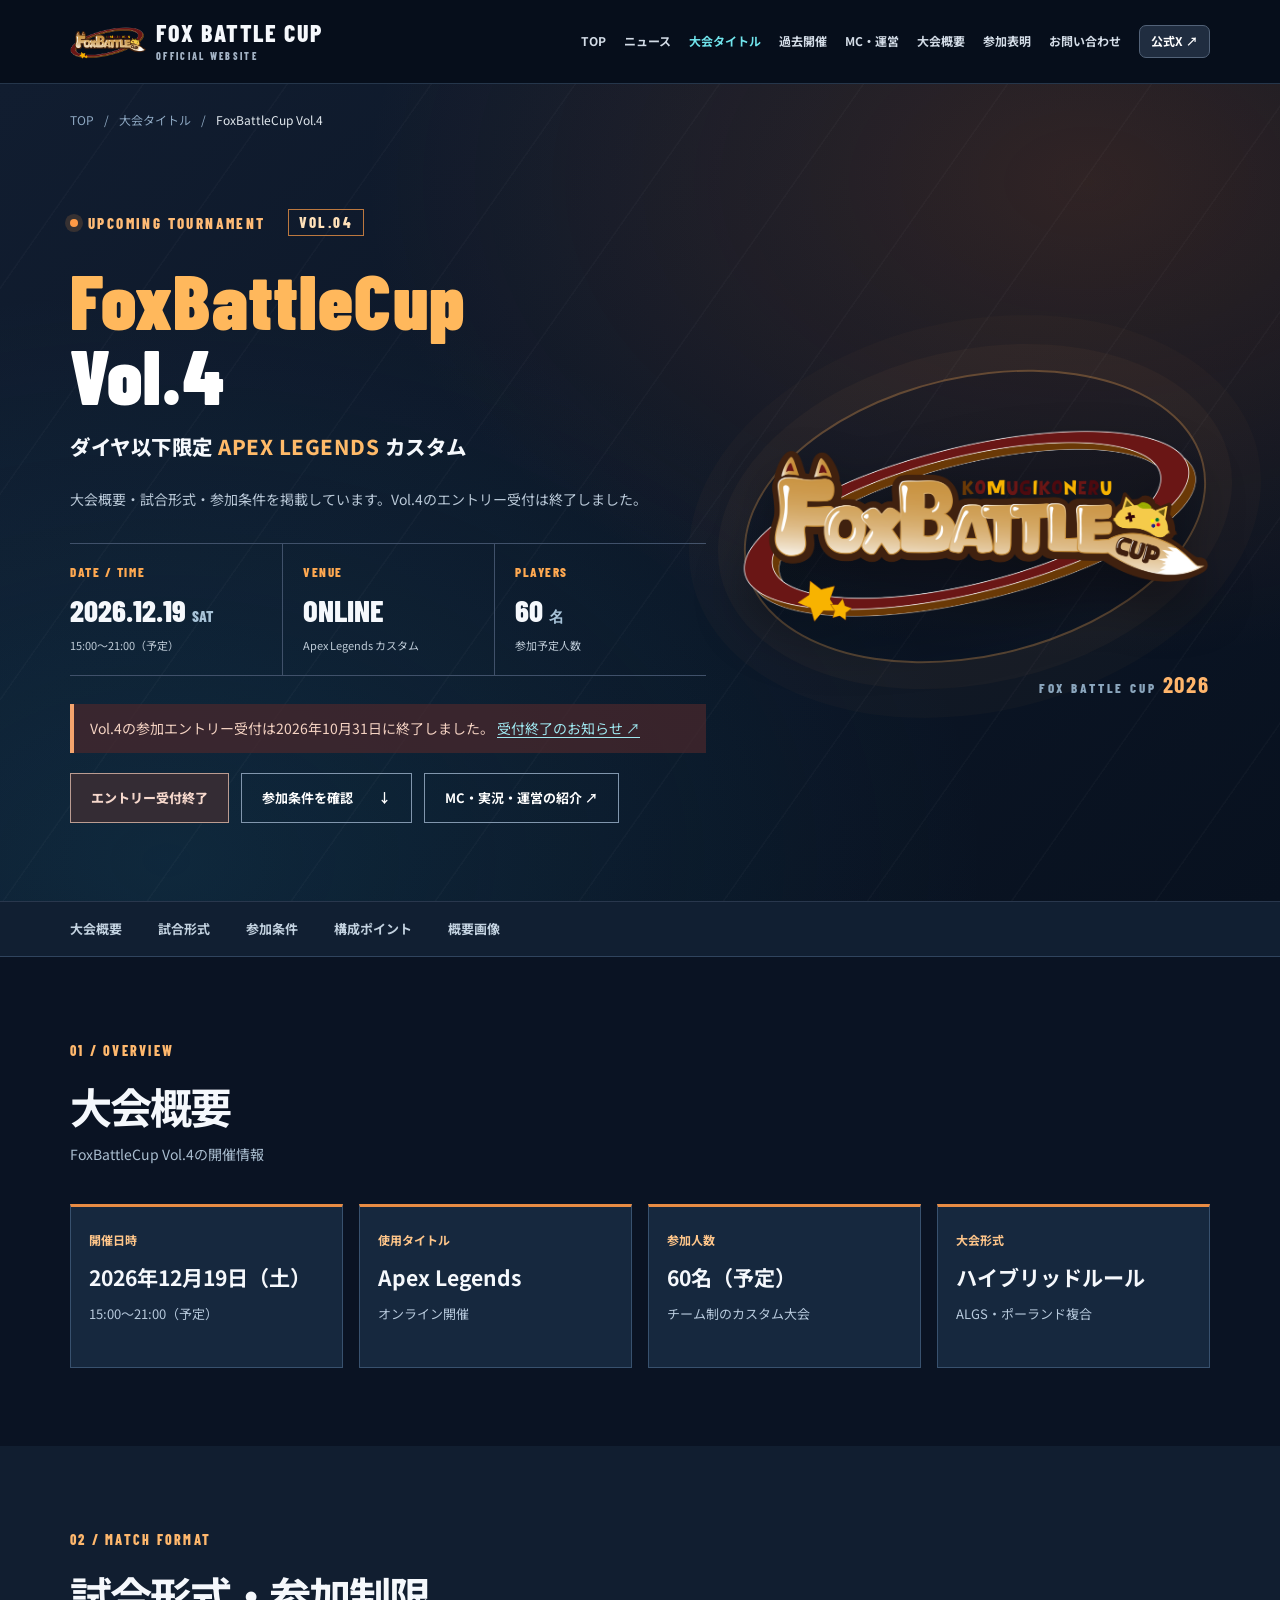
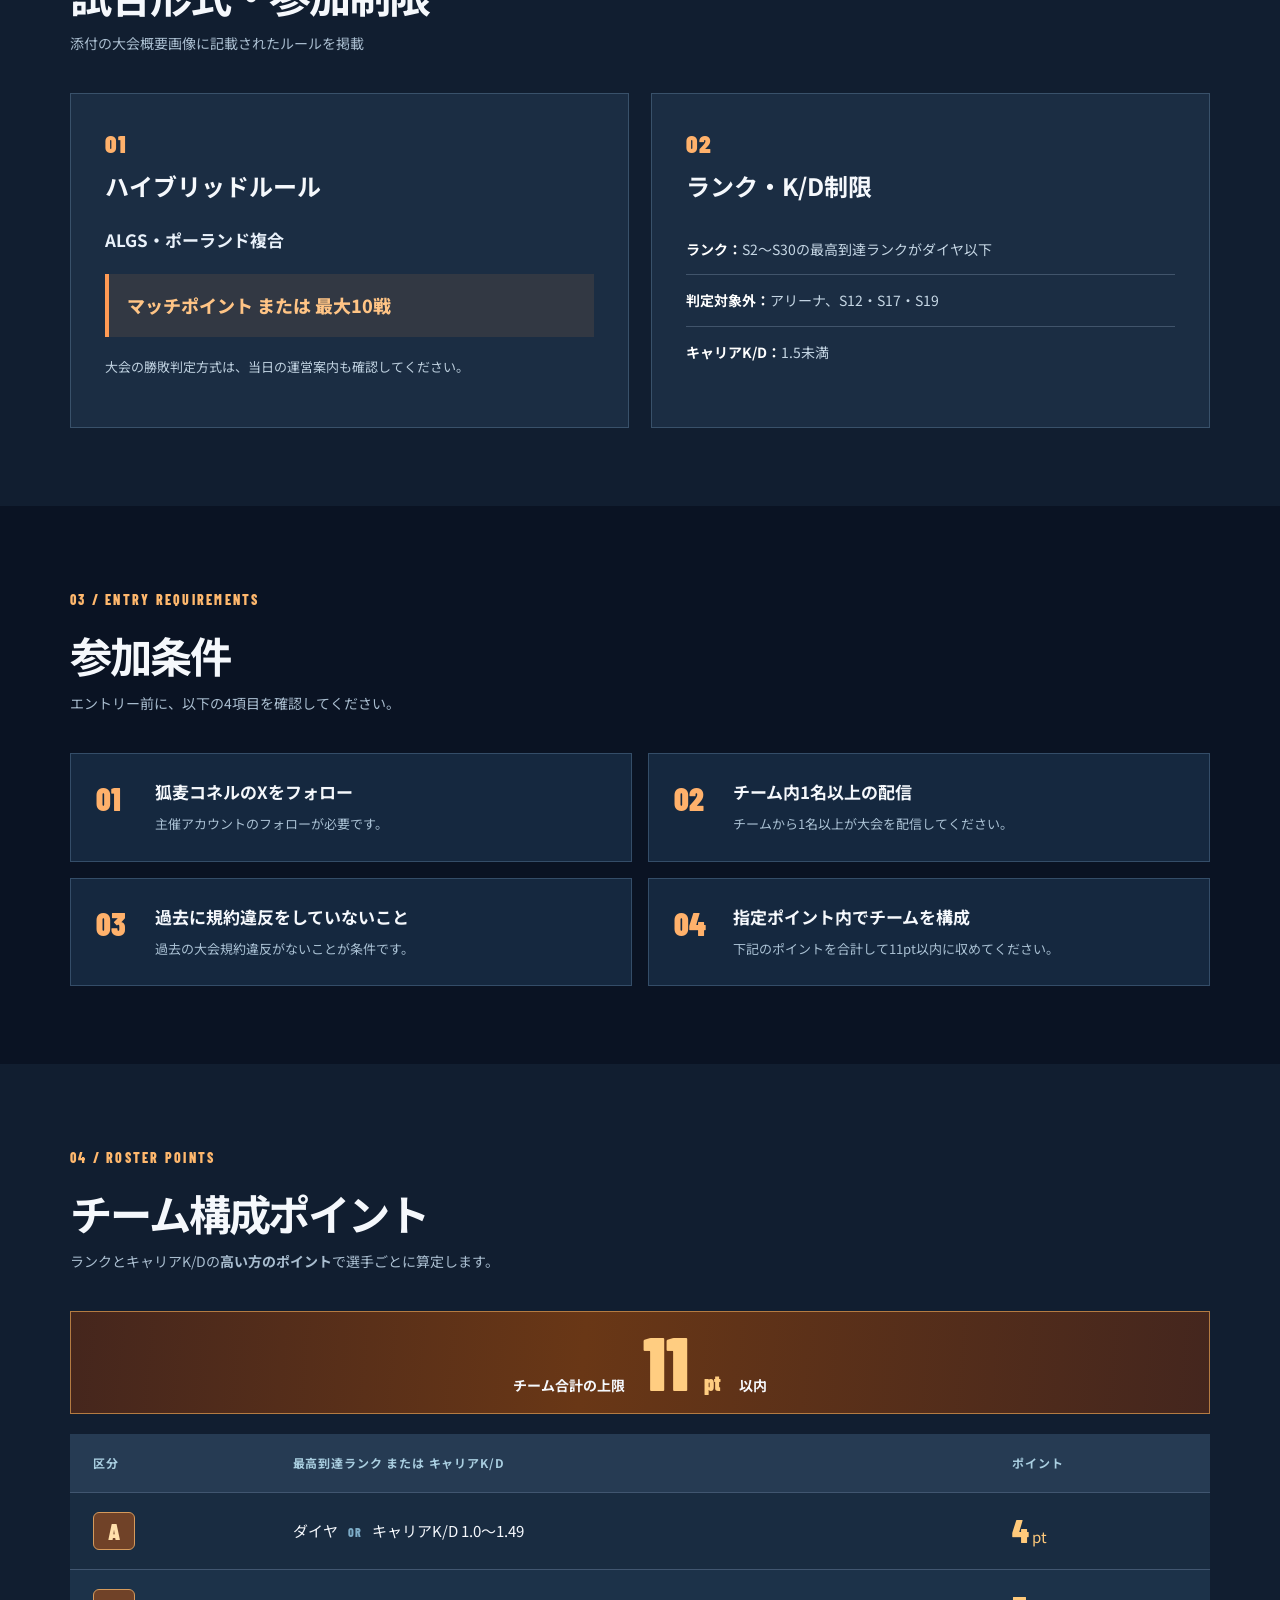
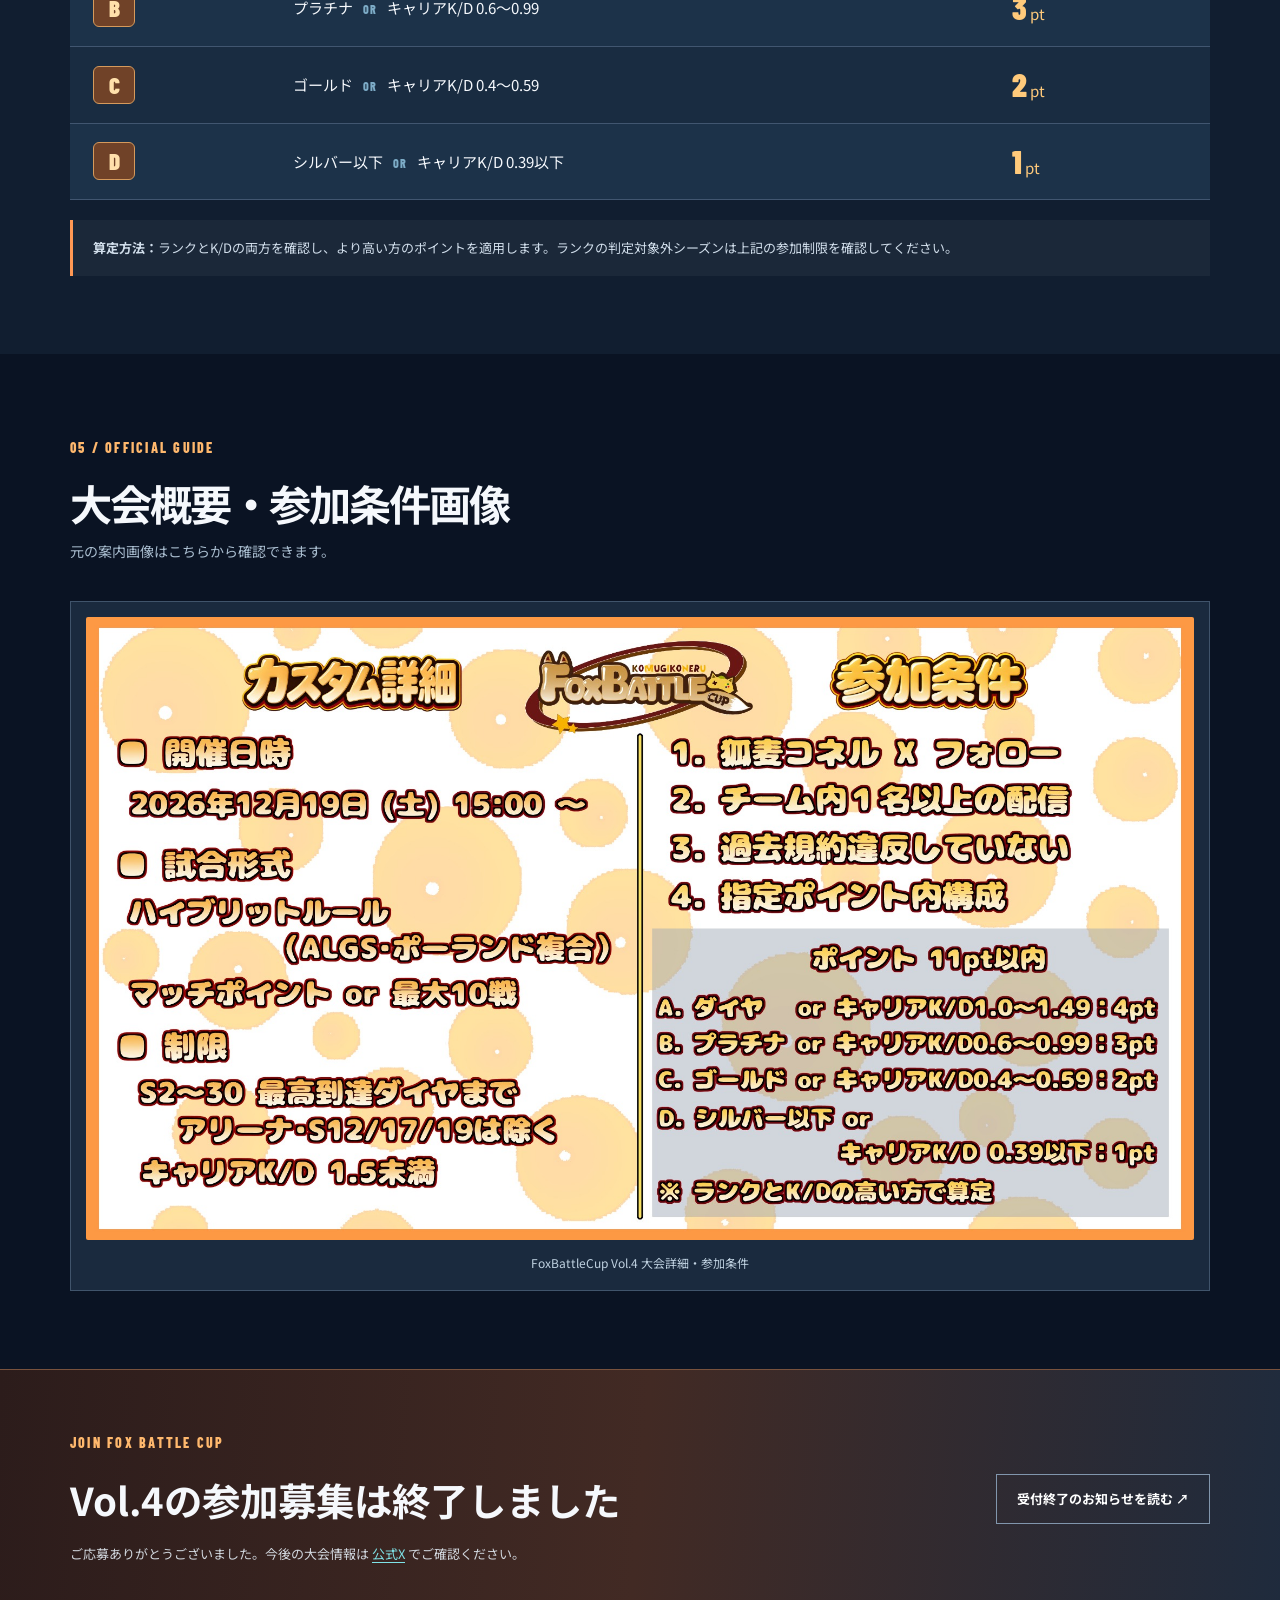
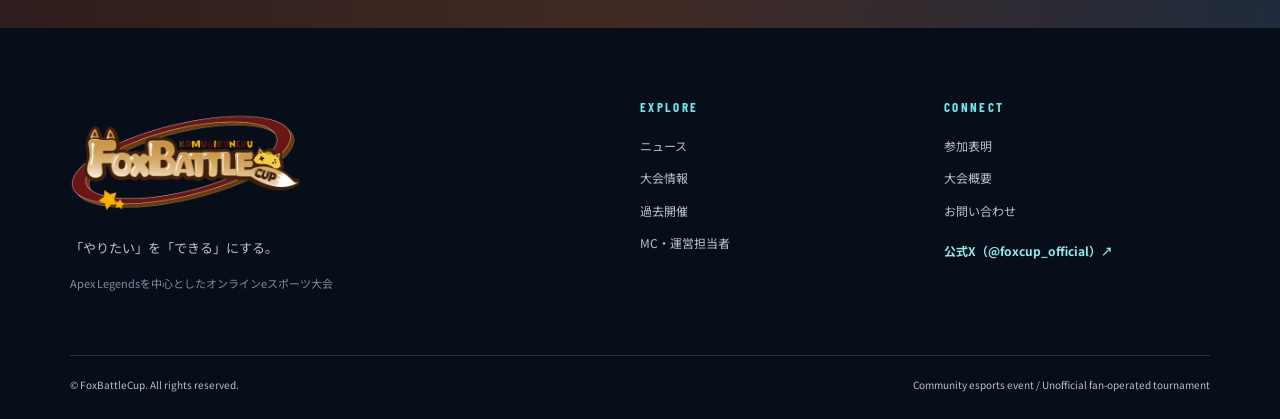
<file: tournament-vol4.html>
<!DOCTYPE html>

<html lang="ja">
<head>
<meta charset="utf-8"/>
<meta content="width=device-width, initial-scale=1" name="viewport"/>
<meta content="FoxBattleCup Vol.4（2026年12月19日開催予定）Apex Legendsカスタム大会の開催概要・試合形式・参加条件・ポイント表。" name="description"/>
<meta content="#0a1323" name="theme-color"/>
<title>FoxBattleCup Vol.4 大会詳細 | FoxBattleCup</title>
<link href="assets/style.css" rel="stylesheet"/>
<link href="assets/tournament-detail.css" rel="stylesheet"/>
<link href="assets/entry-closed.css" rel="stylesheet"/></head>
<body class="theme-dark vol4-page">
<a class="skip" href="#content">本文へ移動</a>
<header class="site-header"><div class="container header-inner"><a aria-label="FoxBattleCup トップ" class="brand" href="index.html"><img alt="FoxBattleCup 大会公式ロゴ" class="brand-image" src="assets/fbc-logo.png"/><span class="brand-words">FOX BATTLE CUP<small>OFFICIAL WEBSITE</small></span></a><button aria-controls="site-nav" aria-expanded="false" aria-label="メニューを開く" class="menu-button" type="button">☰ <span>MENU</span></button><nav aria-label="メインメニュー" class="nav" id="site-nav"><a href="index.html">TOP</a><a href="news.html">ニュース</a><a aria-current="page" href="tournaments.html">大会タイトル</a><a href="archive.html">過去開催</a><a href="staff.html">MC・運営</a><a href="about.html">大会概要</a><a href="entry.html">参加表明</a><a href="contact.html">お問い合わせ</a><a aria-label="FoxBattleCup公式Xを新しいタブで開く" class="fbc-nav-x" href="https://x.com/foxcup_official" rel="noopener noreferrer" target="_blank">公式X ↗</a></nav></div></header>
<main id="content">
<section aria-labelledby="vol4-title" class="vol4-hero">
<div class="container">
<nav aria-label="現在位置" class="vol4-breadcrumb"><a href="index.html">TOP</a><span aria-hidden="true">/</span><a href="tournaments.html">大会タイトル</a><span aria-hidden="true">/</span><span>FoxBattleCup Vol.4</span></nav>
<div class="vol4-hero-grid">
<div class="vol4-hero-copy">
<div class="vol4-eyebrow"><span class="vol4-dot"></span> UPCOMING TOURNAMENT <span class="vol4-edition">VOL.04</span></div>
<h1 id="vol4-title"><span>FoxBattleCup</span> Vol.4</h1>
<p class="vol4-tagline">ダイヤ以下限定 <span>APEX LEGENDS</span> カスタム</p>
<p class="vol4-hero-description">大会概要・試合形式・参加条件を掲載しています。Vol.4のエントリー受付は終了しました。</p>
<div aria-label="大会概要" class="vol4-facts">
<div><span>DATE / TIME</span><strong>2026.12.19 <small>SAT</small></strong><p>15:00〜21:00（予定）</p></div>
<div><span>VENUE</span><strong>ONLINE</strong><p>Apex Legends カスタム</p></div>
<div><span>PLAYERS</span><strong>60 <small>名</small></strong><p>参加予定人数</p></div>
</div>
<p class="fbc-vol4-closed-line">Vol.4の参加エントリー受付は2026年10月31日に終了しました。 <a href="news-vol4-closed.html">受付終了のお知らせ ↗</a></p><div class="vol4-actions">
<span class="fbc-disabled-action" role="status">エントリー受付終了</span>
<a class="btn vol4-secondary" href="#requirements">参加条件を確認 <span aria-hidden="true">↓</span></a>
<a class="btn vol4-secondary" href="staff.html#vol4">MC・実況・運営の紹介 ↗</a></div>
</div>
<div aria-hidden="true" class="vol4-hero-art">
<div class="vol4-emblem-orbit"></div>
<img alt="" src="assets/fbc-logo.png"/>
<div class="vol4-art-label">FOX BATTLE CUP <b>2026</b></div>
</div>
</div>
</div>
</section>
<nav aria-label="大会詳細内メニュー" class="vol4-jump"><div class="container vol4-jump-inner">
<a href="#overview">大会概要</a><a href="#format">試合形式</a><a href="#requirements">参加条件</a><a href="#points">構成ポイント</a><a href="#original">概要画像</a>
</div></nav>
<section aria-labelledby="overview-title" class="section vol4-section" id="overview">
<div class="container">
<div class="vol4-section-header"><span class="vol4-section-no">01 / OVERVIEW</span><h2 id="overview-title">大会概要</h2><p>FoxBattleCup Vol.4の開催情報</p></div>
<div class="vol4-overview">
<div class="vol4-overview-item"><span class="vol4-mini-label">開催日時</span><strong>2026年12月19日（土）</strong><p>15:00〜21:00（予定）</p></div>
<div class="vol4-overview-item"><span class="vol4-mini-label">使用タイトル</span><strong>Apex Legends</strong><p>オンライン開催</p></div>
<div class="vol4-overview-item"><span class="vol4-mini-label">参加人数</span><strong>60名（予定）</strong><p>チーム制のカスタム大会</p></div>
<div class="vol4-overview-item"><span class="vol4-mini-label">大会形式</span><strong>ハイブリッドルール</strong><p>ALGS・ポーランド複合</p></div>
</div>
</div>
</section>
<section aria-labelledby="format-title" class="section vol4-section vol4-alt" id="format">
<div class="container">
<div class="vol4-section-header"><span class="vol4-section-no">02 / MATCH FORMAT</span><h2 id="format-title">試合形式・参加制限</h2><p>添付の大会概要画像に記載されたルールを掲載</p></div>
<div class="vol4-two-column">
<article class="vol4-feature-card">
<div class="vol4-icon-number">01</div>
<h3>ハイブリッドルール</h3>
<p class="vol4-lead">ALGS・ポーランド複合</p>
<div class="vol4-emphasis">マッチポイント または 最大10戦</div>
<p>大会の勝敗判定方式は、当日の運営案内も確認してください。</p>
</article>
<article class="vol4-feature-card">
<div class="vol4-icon-number">02</div>
<h3>ランク・K/D制限</h3>
<ul class="vol4-simple-list">
<li><strong>ランク：</strong>S2〜S30の最高到達ランクがダイヤ以下</li>
<li><strong>判定対象外：</strong>アリーナ、S12・S17・S19</li>
<li><strong>キャリアK/D：</strong>1.5未満</li>
</ul>
</article>
</div>
</div>
</section>
<section aria-labelledby="requirements-title" class="section vol4-section" id="requirements">
<div class="container">
<div class="vol4-section-header"><span class="vol4-section-no">03 / ENTRY REQUIREMENTS</span><h2 id="requirements-title">参加条件</h2><p>エントリー前に、以下の4項目を確認してください。</p></div>
<ol class="vol4-requirements">
<li><span class="vol4-number">01</span><div><strong>狐麦コネルのXをフォロー</strong><p>主催アカウントのフォローが必要です。</p></div></li>
<li><span class="vol4-number">02</span><div><strong>チーム内1名以上の配信</strong><p>チームから1名以上が大会を配信してください。</p></div></li>
<li><span class="vol4-number">03</span><div><strong>過去に規約違反をしていないこと</strong><p>過去の大会規約違反がないことが条件です。</p></div></li>
<li><span class="vol4-number">04</span><div><strong>指定ポイント内でチームを構成</strong><p>下記のポイントを合計して11pt以内に収めてください。</p></div></li>
</ol>
</div>
</section>
<section aria-labelledby="points-title" class="section vol4-section vol4-alt" id="points">
<div class="container">
<div class="vol4-section-header"><span class="vol4-section-no">04 / ROSTER POINTS</span><h2 id="points-title">チーム構成ポイント</h2><p>ランクとキャリアK/Dの<strong>高い方のポイント</strong>で選手ごとに算定します。</p></div>
<div class="vol4-point-head"><span>チーム合計の上限</span><strong>11 <small>pt</small></strong><span>以内</span></div>
<div class="vol4-table-wrap"><table class="vol4-points-table">
<thead><tr><th scope="col">区分</th><th scope="col">最高到達ランク または キャリアK/D</th><th scope="col">ポイント</th></tr></thead>
<tbody>
<tr><th scope="row"><span class="vol4-tier">A</span></th><td>ダイヤ <span class="vol4-or">OR</span> キャリアK/D 1.0〜1.49</td><td><strong>4</strong> pt</td></tr>
<tr><th scope="row"><span class="vol4-tier">B</span></th><td>プラチナ <span class="vol4-or">OR</span> キャリアK/D 0.6〜0.99</td><td><strong>3</strong> pt</td></tr>
<tr><th scope="row"><span class="vol4-tier">C</span></th><td>ゴールド <span class="vol4-or">OR</span> キャリアK/D 0.4〜0.59</td><td><strong>2</strong> pt</td></tr>
<tr><th scope="row"><span class="vol4-tier">D</span></th><td>シルバー以下 <span class="vol4-or">OR</span> キャリアK/D 0.39以下</td><td><strong>1</strong> pt</td></tr>
</tbody>
</table></div>
<p class="vol4-point-note"><strong>算定方法：</strong>ランクとK/Dの両方を確認し、より高い方のポイントを適用します。ランクの判定対象外シーズンは上記の参加制限を確認してください。</p>
</div>
</section>
<section aria-labelledby="original-title" class="section vol4-section" id="original">
<div class="container">
<div class="vol4-section-header"><span class="vol4-section-no">05 / OFFICIAL GUIDE</span><h2 id="original-title">大会概要・参加条件画像</h2><p>元の案内画像はこちらから確認できます。</p></div>
<figure class="vol4-original"><img alt="FoxBattleCup Vol.4の大会概要・参加条件をまとめた公式案内画像。内容はページ内のテキストでも確認できます。" loading="lazy" src="assets/fbc-vol4-guide.jpg"/><figcaption>FoxBattleCup Vol.4 大会詳細・参加条件</figcaption></figure>
</div>
</section>
<section aria-labelledby="cta-title" class="vol4-final-cta">
<div class="container vol4-cta-inner"><div><span class="vol4-section-no">JOIN FOX BATTLE CUP</span><h2 id="cta-title">Vol.4の参加募集は終了しました</h2><p>ご応募ありがとうございました。今後の大会情報は <a href="https://x.com/foxcup_official" rel="noopener noreferrer" target="_blank">公式X</a> でご確認ください。</p></div><a class="btn vol4-secondary" href="news-vol4-closed.html">受付終了のお知らせを読む ↗</a></div>
</section>
</main>
<footer class="site-footer"><div class="container footer-grid"><div><img alt="FoxBattleCup" class="footer-brand-image" src="assets/fbc-logo.png"/><p>「やりたい」を「できる」にする。</p><p class="fine">Apex Legendsを中心としたオンラインeスポーツ大会</p></div><div><div class="footer-heading">EXPLORE</div><a href="news.html">ニュース</a><a href="tournaments.html">大会情報</a><a href="archive.html">過去開催</a><a href="staff.html">MC・運営担当者</a></div><div><div class="footer-heading">CONNECT</div><a href="entry.html">参加表明</a><a href="about.html">大会概要</a><a href="contact.html">お問い合わせ</a><a aria-label="FBC公式X @foxcup_official（新しいタブ）" class="footer-x-link" href="https://x.com/foxcup_official" rel="noopener noreferrer" target="_blank">公式X（@foxcup_official）↗</a></div></div><div class="container footer-bottom"><span>© FoxBattleCup. All rights reserved.</span><span>Community esports event / Unofficial fan-operated tournament</span></div></footer>
<script src="assets/config.js"></script>
<script defer="" src="assets/site.js"></script>
</body>
</html>
</file>
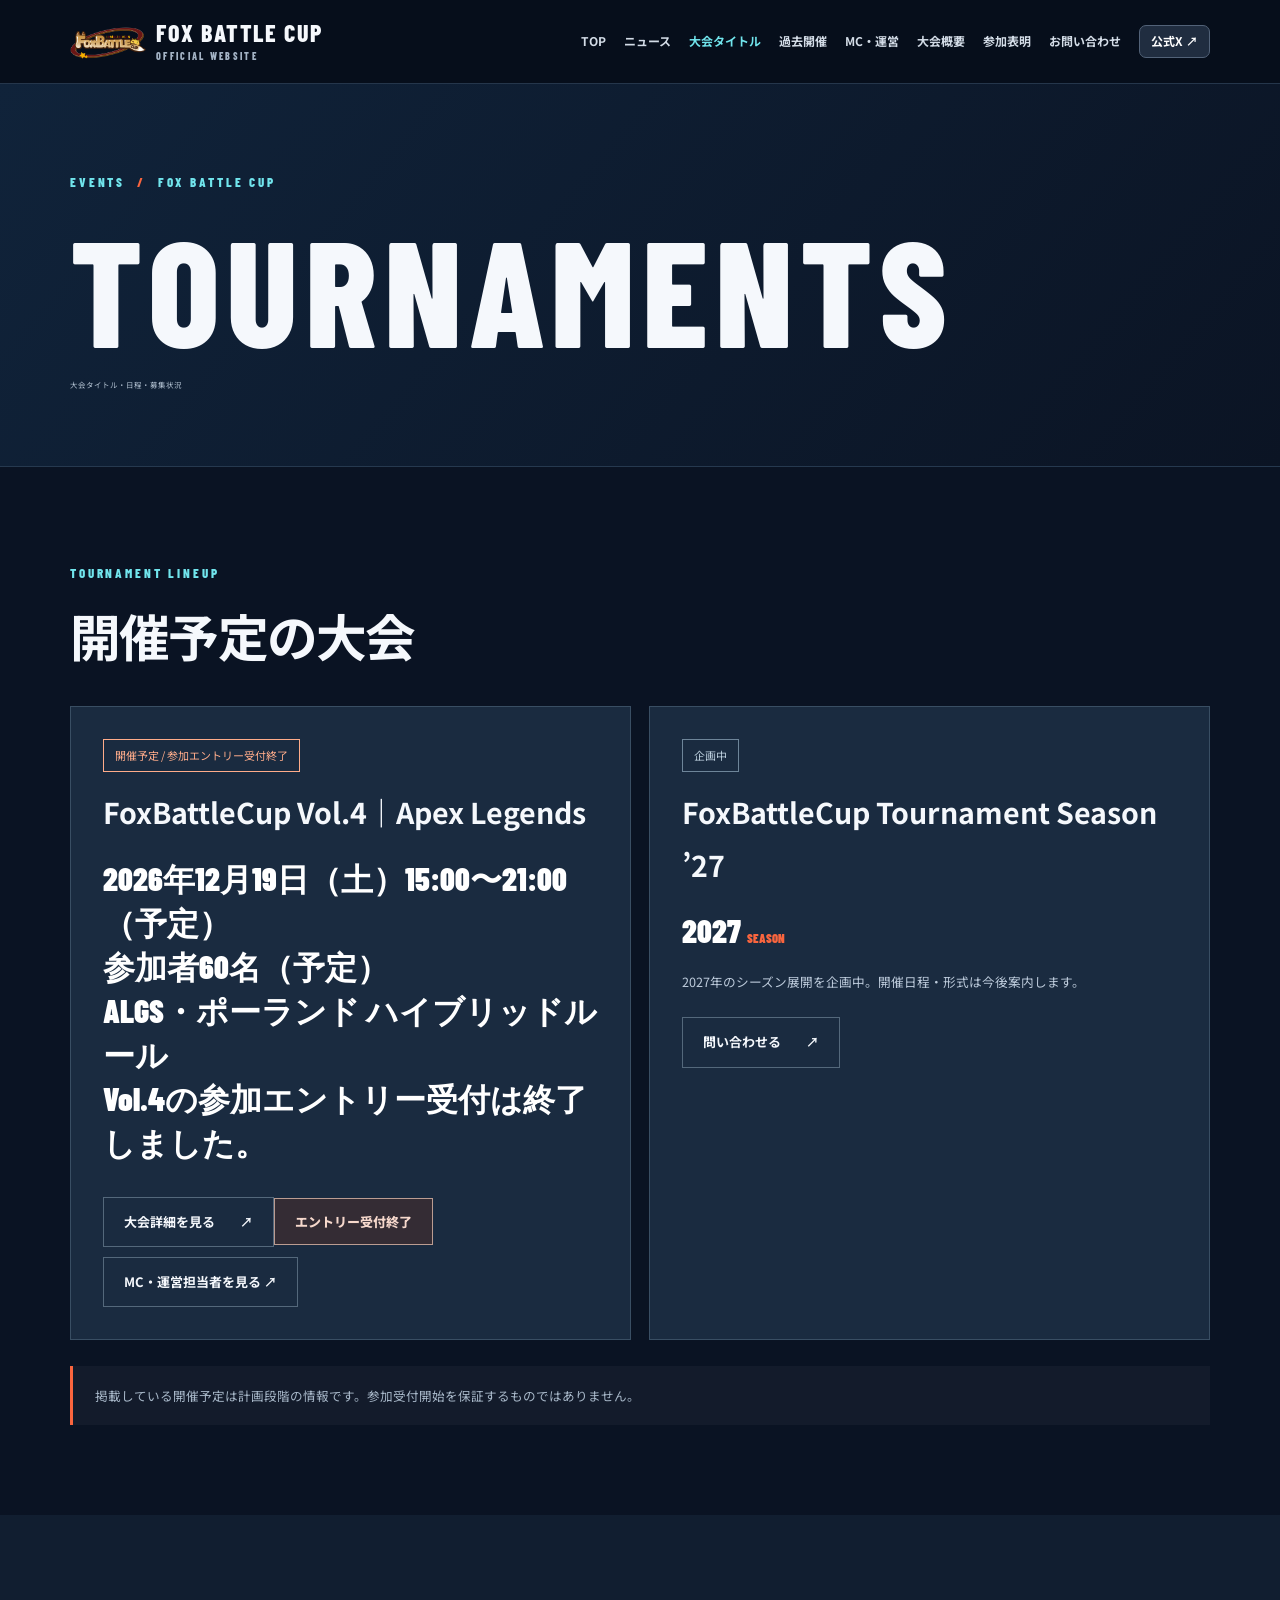
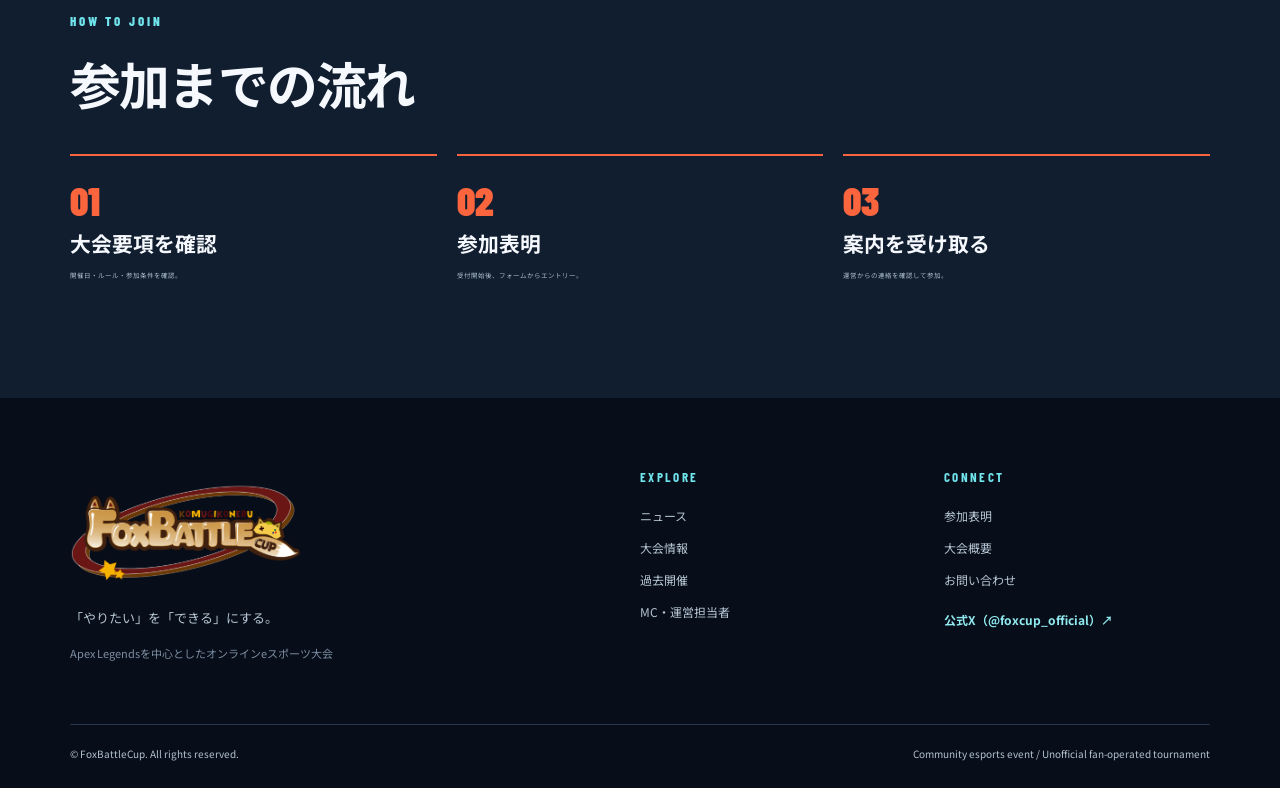
<file: tournaments.html>
<!DOCTYPE html>

<html lang="ja"><head><meta charset="utf-8"/><meta content="width=device-width,initial-scale=1" name="viewport"/><meta content="FoxBattleCup公式サイト。Apex Legendsを中心としたオンラインeスポーツ大会。大会情報、参加表明、ニュースを掲載。" name="description"/><meta content="#0a1323" name="theme-color"/><title>TOURNAMENTS | FoxBattleCup</title><link href="assets/style.css" rel="stylesheet"/><link href="assets/entry-closed.css" rel="stylesheet"/></head><body class="theme-dark tournament-typography"><a class="skip" href="#content">本文へ移動</a><header class="site-header"><div class="container header-inner"><a aria-label="FoxBattleCup トップ" class="brand" href="index.html"><img alt="FoxBattleCup 大会公式ロゴ" class="brand-image" src="assets/fbc-logo.png"/><span class="brand-words">FOX BATTLE CUP<small>OFFICIAL WEBSITE</small></span></a><button aria-controls="site-nav" aria-expanded="false" aria-label="メニューを開く" class="menu-button" type="button">☰ <span>MENU</span></button><nav aria-label="メインメニュー" class="nav" id="site-nav"><a href="index.html">TOP</a><a href="news.html">ニュース</a><a aria-current="page" href="tournaments.html">大会タイトル</a><a href="archive.html">過去開催</a><a href="staff.html">MC・運営</a><a href="about.html">大会概要</a><a href="entry.html">参加表明</a><a href="contact.html">お問い合わせ</a><a aria-label="FoxBattleCup公式Xを新しいタブで開く" class="fbc-nav-x" href="https://x.com/foxcup_official" rel="noopener noreferrer" target="_blank">公式X ↗</a></nav></div></header><main id="content"><section class="page-hero"><div class="container"><span class="overline">EVENTS <span class="slash">/</span> FOX BATTLE CUP</span><h1>TOURNAMENTS</h1><p>大会タイトル・日程・募集状況</p></div></section><section class="section"><div class="container"><div class="section-heading"><span class="overline">TOURNAMENT LINEUP</span><h2>開催予定の大会</h2></div><div class="cards two"><article class="card event-card"><span class="tag accent-tag">開催予定 / 参加エントリー受付終了</span><h3>FoxBattleCup Vol.4｜Apex Legends</h3><p class="date-display"><strong class="event-detail-line">2026年12月19日（土）15:00〜21:00（予定）</strong><strong class="event-detail-line">参加者60名（予定）</strong><strong class="event-detail-line">ALGS・ポーランド ハイブリッドルール</strong><strong class="event-detail-line">Vol.4の参加エントリー受付は終了しました。</strong></p><a class="btn outline" href="tournament-vol4.html">大会詳細を見る <span aria-hidden="true">↗</span></a><span aria-label="Vol.4の参加エントリー受付は終了しました" class="fbc-disabled-action" role="status">エントリー受付終了</span><a class="btn outline" href="staff.html#vol4">MC・運営担当者を見る ↗</a></article><article class="card event-card"><span class="tag">企画中</span><h3>FoxBattleCup Tournament Season ’27</h3><p class="date-display">2027 <span>SEASON</span></p><p class="season-copy">2027年のシーズン展開を企画中。開催日程・形式は今後案内します。</p><a class="btn outline" href="contact.html">問い合わせる <span aria-hidden="true">↗</span></a></article></div><div class="note">掲載している開催予定は計画段階の情報です。参加受付開始を保証するものではありません。</div></div></section><section class="section surface-alt"><div class="container"><div class="section-heading"><span class="overline">HOW TO JOIN</span><h2>参加までの流れ</h2></div><div class="steps"><div><span>01</span><strong>大会要項を確認</strong><p>開催日・ルール・参加条件を確認。</p></div><div><span>02</span><strong>参加表明</strong><p>受付開始後、フォームからエントリー。</p></div><div><span>03</span><strong>案内を受け取る</strong><p>運営からの連絡を確認して参加。</p></div></div></div></section></main><footer class="site-footer"><div class="container footer-grid"><div><img alt="FoxBattleCup" class="footer-brand-image" src="assets/fbc-logo.png"/><p>「やりたい」を「できる」にする。</p><p class="fine">Apex Legendsを中心としたオンラインeスポーツ大会</p></div><div><div class="footer-heading">EXPLORE</div><a href="news.html">ニュース</a><a href="tournaments.html">大会情報</a><a href="archive.html">過去開催</a><a href="staff.html">MC・運営担当者</a></div><div><div class="footer-heading">CONNECT</div><a href="entry.html">参加表明</a><a href="about.html">大会概要</a><a href="contact.html">お問い合わせ</a><a aria-label="FBC公式X @foxcup_official（新しいタブ）" class="footer-x-link" href="https://x.com/foxcup_official" rel="noopener noreferrer" target="_blank">公式X（@foxcup_official）↗</a></div></div><div class="container footer-bottom"><span>© FoxBattleCup. All rights reserved.</span><span>Community esports event / Unofficial fan-operated tournament</span></div></footer><script src="assets/config.js"></script><script defer="" src="assets/site.js"></script></body></html>
</file>
<file: assets/style.css>
@import url('https://fonts.googleapis.com/css2?family=Barlow+Condensed:wght@500;600;700;800;900&family=Noto+Sans+JP:wght@400;500;600;700;800&display=swap');
:root{--navy:#0a1323;--navy2:#101e32;--navy3:#16273e;--orange:#fa653e;--cyan:#71e5ed;--white:#fff;--line:#2a3b52;--muted:#a8b8c9;--content:1140px}*{box-sizing:border-box}html{scroll-behavior:smooth}body{margin:0;font-family:'Noto Sans JP',sans-serif;line-height:1.85;background:var(--navy);color:#f5f8fc}a{color:inherit;text-decoration:none}button{font:inherit}.container{width:min(var(--content),calc(100% - 48px));margin-inline:auto}.skip{position:absolute;top:-100px;left:0;padding:8px;background:#fff;color:#000;z-index:100}.skip:focus{top:0}.site-header{position:sticky;top:0;z-index:30;background:rgba(7,15,28,.96);border-bottom:1px solid #25364b;backdrop-filter:blur(14px)}.header-inner{min-height:83px;display:flex;align-items:center;gap:28px;justify-content:space-between}.brand{display:flex;gap:12px;align-items:center;flex-shrink:0}.brand-mark{height:42px;width:44px;background:var(--orange);color:#fff;display:grid;place-items:center;font:900 23px 'Barlow Condensed',sans-serif;letter-spacing:-2px;transform:skew(-8deg)}.brand-mark span{color:#192438}.brand-words{font:800 24px/.95 'Barlow Condensed',sans-serif;letter-spacing:.065em}.brand-words small{display:block;font-size:10px;letter-spacing:.23em;color:#a4b4c6;margin-top:7px}.nav{display:flex;gap:18px;align-items:center}.nav a{font-size:12px;font-weight:700;color:#d3dce7;white-space:nowrap}.nav a:hover,.nav a[aria-current=page]{color:var(--cyan)}.menu-button{display:none}.home-hero{min-height:700px;display:flex;align-items:center;position:relative;overflow:hidden;background:radial-gradient(ellipse at 87% 50%,#1e425a 0%,transparent 44%),linear-gradient(140deg,#0b1426,#111f33 56%,#070f1d)}.home-hero:before{content:'';position:absolute;inset:0;background:repeating-linear-gradient(150deg,transparent,transparent 97px,#ffffff08 98px,#ffffff08 99px);pointer-events:none}.hero-inner{position:relative;z-index:2;padding:90px 0}.hero-crest{font:700 13px 'Barlow Condensed',sans-serif;letter-spacing:.23em;color:#b3c7d8;display:flex;align-items:center;gap:12px}.live-dot{width:7px;height:7px;background:var(--orange);border-radius:50%;display:inline-block}.hero-rule{width:24px;height:1px;background:#5e7891}.hero-kicker{font:800 clamp(22px,3vw,36px) 'Barlow Condensed',sans-serif;color:var(--cyan);letter-spacing:.29em;margin:30px 0 10px}.home-hero h1{font-weight:800;font-size:clamp(45px,7.6vw,101px);letter-spacing:-.055em;line-height:1.34;margin:0;max-width:1000px}.home-hero h1 em{font-style:normal;color:var(--orange)}.hero-lead{font-size:16px;line-height:2;color:#cad7e3;max-width:630px;margin-top:27px}.buttons{display:flex;gap:13px;flex-wrap:wrap;margin-top:34px}.btn{display:inline-flex;align-items:center;justify-content:space-between;gap:25px;min-height:47px;background:var(--orange);color:white;padding:12px 20px;font-size:13px;font-weight:700;border:1px solid var(--orange);transition:transform .18s,background .18s;cursor:pointer}.btn:hover:not(.disabled){transform:translateY(-2px);background:#e85430;color:white}.btn.ghost{background:transparent;border-color:#8296ac;color:#fff}.btn.outline{background:transparent;border-color:#54687b;color:inherit}.btn.light{background:#fff;color:#101a29;border-color:#fff}.btn.disabled{background:#b4bfcc;color:#425066;border-color:#b4bfcc;cursor:not-allowed;opacity:.82}.hero-stamp{margin-top:65px;color:#7893a7;font:700 14px 'Barlow Condensed',sans-serif;letter-spacing:.2em}.hero-stamp b{color:var(--orange);margin:0 10px}.hero-geometry{position:absolute;right:-190px;top:85px;width:640px;height:640px;border:1px solid #ffffff13;border-radius:50%;box-shadow:0 0 0 80px #ffffff04,0 0 0 165px #ffffff02;pointer-events:none}.page-hero{padding:82px 0 74px;background:linear-gradient(130deg,#10233a,#0b1424);border-bottom:1px solid #26394f}.overline{font:800 13px 'Barlow Condensed',sans-serif;letter-spacing:.22em;color:var(--cyan)}.slash{color:var(--orange);margin:0 6px}.page-hero h1{font:800 clamp(65px,9vw,118px)/1 'Barlow Condensed',sans-serif;letter-spacing:.045em;margin:18px 0 15px}.page-hero p{margin:0;color:#b4c3d3;font-size:15px}.section{padding:90px 0}.section.surface-alt{background:#111e30}.section-heading{margin-bottom:34px}.section-heading h2{font-size:clamp(26px,3.4vw,39px);margin:12px 0 0;letter-spacing:-.035em;line-height:1.45}.feature-event{display:grid;grid-template-columns:180px 1fr auto;align-items:center;gap:28px;background:linear-gradient(120deg,#1d3249,#152438);border:1px solid #36495e;border-left:5px solid var(--orange);padding:35px}.feature-index{font:800 24px 'Barlow Condensed',sans-serif;color:var(--orange)}.feature-index span{padding-left:12px}.feature-event h3{font-size:clamp(25px,3vw,38px);margin:8px 0}.event-status{font:700 12px 'Barlow Condensed';letter-spacing:.14em;color:var(--cyan)}.feature-sub{font-weight:700}.feature-sub .muted{font-size:11px;font-weight:400;color:var(--muted)}.feature-event p{color:#c5d2df;font-size:13px}.news-row{display:grid;grid-template-columns:170px 85px 1fr 25px;gap:18px;padding:27px 6px;border-bottom:1px solid #34465a;align-items:center}.news-date{font:700 15px 'Barlow Condensed';letter-spacing:.07em;color:var(--cyan)}.news-category{display:inline-block;font-size:11px;padding:4px 10px;border:1px solid currentColor;color:var(--orange);width:max-content}.news-row strong{font-size:16px}.news-row p{font-size:12px;color:var(--muted);margin:3px 0}.section-action{margin-top:26px}.split,.about-intro{display:grid;grid-template-columns:1fr 1fr;gap:95px;align-items:start}.statement{font-size:clamp(30px,4.8vw,58px);font-weight:800;line-height:1.55;letter-spacing:-.05em;margin:0 0 26px}.statement span{color:var(--orange)}.body-copy{color:#b6c7d7;font-size:15px;line-height:2.25;margin-bottom:28px}.values>div{padding:18px 0;border-bottom:1px solid #34465a;display:grid;grid-template-columns:35px 1fr;column-gap:13px}.values>div span{grid-row:span 2;color:var(--orange);font:800 21px 'Barlow Condensed'}.values strong{font:800 22px 'Barlow Condensed';letter-spacing:.1em}.values p{color:var(--muted);font-size:13px;margin:0}.cards{display:grid;gap:18px}.cards.two{grid-template-columns:repeat(2,1fr)}.cards.three{grid-template-columns:repeat(3,1fr)}.card{border:1px solid #394e63;padding:32px;background:#1a2b40;min-height:230px}.card-eyebrow{color:var(--cyan);font:800 13px 'Barlow Condensed';letter-spacing:.18em}.card h3{margin:14px 0;font-size:22px}.card p{color:#bdcbdb;font-size:13px;line-height:2}.card .btn{margin-top:10px}.site-footer{background:#070e19;color:#b4c3d1;padding-top:65px}.footer-grid{display:grid;grid-template-columns:2fr 1fr 1fr;gap:38px;padding-bottom:50px}.footer-logo{font:900 30px 'Barlow Condensed';color:#fff}.footer-logo span{color:var(--orange)}.footer-logo .dot{color:var(--cyan)}.footer-grid p{font-size:13px}.footer-grid .fine{font-size:11px;color:#7c8da1}.footer-heading{font:700 13px 'Barlow Condensed';letter-spacing:.18em;color:var(--cyan);margin:6px 0 15px}.footer-grid a{display:block;font-size:12px;padding:5px 0}.footer-bottom{border-top:1px solid #27364a;display:flex;justify-content:space-between;gap:20px;padding:20px 0 25px;font-size:10px}.empty-news,.archive-placeholder{background:#172a40;border:1px solid #344960;padding:45px;display:flex;gap:38px;align-items:center}.large-outline{font:900 120px 'Barlow Condensed';color:#ffffff12}.empty-news h3,.archive-placeholder h3{font-size:24px}.empty-news p,.archive-placeholder p{color:var(--muted);font-size:14px}.note{margin-top:26px;padding:18px 22px;border-left:3px solid var(--orange);background:#ffffff09;font-size:12px;color:var(--muted)}.event-card{min-height:350px}.tag{display:inline-block;padding:5px 11px;border:1px solid #6e8599;color:#bdd0de;font-size:11px}.accent-tag{color:#ffac8a;border-color:#ffac8a}.date-display{font:900 64px 'Barlow Condensed'!important;color:white!important;margin:20px 0!important}.date-display span{font-size:25px;color:var(--orange)}.steps{display:grid;grid-template-columns:repeat(3,1fr);gap:20px}.steps>div{border-top:2px solid var(--orange);padding:20px 0}.steps span{display:block;font:900 40px 'Barlow Condensed';color:var(--orange)}.steps strong{font-size:16px}.steps p{font-size:13px;color:var(--muted)}.archive-placeholder{display:block;min-height:300px}.archive-placeholder>span{font:800 17px 'Barlow Condensed';color:var(--cyan);letter-spacing:.2em}.archive-spec{margin-top:20px;display:flex;flex-wrap:wrap;gap:8px}.archive-spec>*{border:1px solid #41536b;padding:7px 15px;font-size:12px}.rule-list{border-top:1px solid #ccc}.rule-list>div{display:grid;grid-template-columns:200px 1fr;gap:25px;padding:22px 0;border-bottom:1px solid #dce2e9}.rule-list p{margin:0;font-size:14px}.form-panel{border:1px solid #45627a;background:linear-gradient(130deg,#243c53,#17283d);padding:47px;max-width:780px}.form-panel h3{font-size:26px;margin:10px 0}.form-panel p{font-size:14px;color:#c0cfdf}.form-state{font:800 13px 'Barlow Condensed';color:var(--cyan);letter-spacing:.18em}.form-panel .help{font-size:11px}.contact-intro{margin-bottom:30px}.contact-intro h3{font-size:26px;margin:0}.contact-intro p{font-size:14px}.light-panel{margin-top:35px}.theme-light{background:#fff;color:#16263a}.theme-light .page-hero{background:linear-gradient(135deg,#eef4f8,#fff);border-bottom:1px solid #d9e3ea}.theme-light .page-hero h1{color:#0d243b}.theme-light .page-hero p{color:#50647a}.theme-light .overline{color:#227c93}.theme-light .section.surface-alt{background:#f1f5f8}.theme-light .section-heading h2{color:#152b3d}.theme-light .card{background:white;border-color:#d9e3ea;box-shadow:0 5px 30px #12263a08}.theme-light .card h3{color:#162a3b}.theme-light .card p,.theme-light .about-intro p:not(.statement),.theme-light .contact-intro p{color:#52677d}.theme-light .card-eyebrow{color:#176d85}.theme-light .btn.outline{border-color:#7b91a4}.theme-light .statement span{color:#e65d3b}.theme-light .note{background:#eef3f7;color:#546779}.theme-light .form-panel{color:white}.theme-light .form-panel h3{color:white}.theme-light .footer-grid p{color:#b4c3d1}
@media(max-width:1080px){.header-inner{flex-wrap:wrap;padding:16px 0;min-height:70px}.menu-button{display:inline-block;color:white;background:transparent;border:1px solid #40536c;padding:6px 13px;cursor:pointer}.menu-button span{font-size:12px}.nav{display:none;flex:1 0 100%;padding:12px 0 8px;flex-wrap:wrap;gap:13px 23px}.nav.open{display:flex}.feature-event{grid-template-columns:1fr}.split,.about-intro{gap:40px}}@media(max-width:720px){.container{width:min(100% - 32px,var(--content))}.home-hero{min-height:590px}.hero-inner{padding:60px 0}.hero-crest{font-size:11px;letter-spacing:.09em}.hero-kicker{letter-spacing:.18em}.hero-lead{font-size:13px}.hero-stamp{margin-top:45px}.section{padding:60px 0}.page-hero{padding:58px 0}.cards.two,.cards.three,.split,.about-intro,.steps,.footer-grid{grid-template-columns:1fr}.feature-event{padding:25px}.news-row{grid-template-columns:1fr 1fr;gap:8px}.news-row div{grid-column:span 2}.news-row>span:last-child{display:none}.footer-bottom{flex-direction:column;gap:3px}.rule-list>div{grid-template-columns:1fr;gap:6px}.card,.form-panel,.archive-placeholder,.empty-news{padding:24px}.empty-news{display:block}.large-outline{display:none}.statement{font-size:35px}.brand-words{font-size:21px}}
@media(prefers-reduced-motion:reduce){html{scroll-behavior:auto}*{transition:none!important}}

/* v3: proof / metrics section */
.impact-section{background:linear-gradient(125deg,#10283a,#0b1829);color:#fff}
.impact-section .section-heading h2,.impact-section .section-heading .overline{color:#fff}
.impact-grid{display:grid;grid-template-columns:repeat(3,minmax(0,1fr));gap:18px}
.impact-grid>div{padding:28px;border:1px solid rgba(255,255,255,.22);background:rgba(255,255,255,.055);border-radius:14px}
.impact-grid strong{font-size:clamp(2rem,4vw,3.5rem);font-weight:850;letter-spacing:-.04em;color:#fff}
.impact-grid strong span{font-size:.45em;color:#fb805d;margin-left:3px}
.impact-grid p{line-height:1.7;font-weight:600;margin-bottom:0}
.impact-grid small{font-size:.79rem;font-weight:400;opacity:.68;display:block}
.impact-note{font-size:.8rem;opacity:.72;margin-top:16px}
.impact-section .card{color:#183248;background:#fff}
.impact-section .card h3,.impact-section .card p{color:#183248}
@media(max-width:700px){.impact-grid{grid-template-columns:1fr}.impact-grid>div{padding:18px}}

/* FBC v4 brand and archive */
.brand-image{display:block;width:76px;height:46px;object-fit:contain;flex-shrink:0}.brand{gap:10px}.footer-brand-image{display:block;width:min(300px,100%);height:auto;max-height:130px;object-fit:contain;object-position:left center}.hero-logo{width:min(510px,90%);height:auto;display:block;object-fit:contain;margin:10px 0 23px;filter:drop-shadow(0 18px 30px rgba(0,0,0,.23))}.history-grid{display:grid;grid-template-columns:repeat(2,minmax(0,1fr));gap:20px}.history-card{background:rgba(125,156,196,.06);border:1px solid rgba(150,171,199,.25);padding:27px;border-radius:12px}.history-card-meta{display:flex;gap:16px;flex-wrap:wrap;align-items:center;font-size:.83rem;letter-spacing:.04em;opacity:.85}.history-tag{font-size:.69rem;border:1px solid currentColor;padding:4px 8px;border-radius:4px}.history-card h3{font-size:clamp(1.35rem,2.3vw,1.85rem);margin:15px 0 7px}.history-card p{margin:8px 0 14px;line-height:1.7}.history-date{font-size:.85rem;opacity:.85}.history-card .btn{margin-top:9px}.partner-panel{display:flex;gap:20px;align-items:center;justify-content:space-between;padding:30px;border-radius:12px;background:rgba(126,157,196,.09);border:1px solid rgba(151,171,196,.25);margin-top:18px}.partner-panel h3{font-size:1.5rem;margin:9px 0}.partner-panel p{margin:7px 0;line-height:1.65}.sponsor-archive{margin-top:32px}@media(max-width:760px){.history-grid{grid-template-columns:1fr}.partner-panel{align-items:flex-start;flex-direction:column}.brand-image{width:62px;height:43px}.hero-logo{width:min(380px,95%)}.history-card{padding:21px}}

/* Ver.4.1: tournament-title page only. Headings +30%; body copy -50%. */
.tournament-typography .page-hero h1{font-size:clamp(48px,11.7vw,153.4px)}
.tournament-typography .section-heading h2{font-size:clamp(33.8px,4.42vw,50.7px)}
.tournament-typography .event-card h3{font-size:28.6px}
.tournament-typography .steps strong{font-size:20.8px}
.tournament-typography .page-hero p{font-size:7.5px}
.tournament-typography .event-card p:not(.date-display){font-size:6.5px}
.tournament-typography .event-card .date-display{font-size:32px!important;line-height:1.4}
.tournament-typography .event-card .date-display span{font-size:12.5px}
.tournament-typography .steps p{font-size:6.5px}
.tournament-typography .note{font-size:6px}
@media(max-width:720px){.tournament-typography .page-hero h1{font-size:clamp(38px,10vw,92px);overflow-wrap:anywhere}.tournament-typography .event-card h3{font-size:clamp(23px,5vw,28.6px)}}

/* Ver.4.1 revision: event detail rows and two requested text size changes. */
.tournament-typography .event-card .date-display .event-detail-line{display:block;font-weight:900;overflow-wrap:anywhere}
.tournament-typography .event-card p.season-copy{font-size:12.675px} /* 前版 8.45px × 1.50 */
.tournament-typography .note{font-size:12.6px} /* 前版 8.4px × 1.50 */


/* Ver.5.4: FBC official X integration */
.fbc-nav-x{display:inline-flex!important;align-items:center;color:#fff!important;background:#202d40;border:1px solid #526278;border-radius:7px;padding:7px 11px;line-height:1.4;transition:background .2s,border-color .2s}
.fbc-nav-x:hover{background:#2b465e;border-color:#71e5ed;color:#71e5ed!important}
.footer-x-link{margin-top:8px;color:#90eaf0!important;font-weight:700}
.fbc-x-section{background:linear-gradient(135deg,#0a1627,#132c42);border-top:1px solid rgba(255,255,255,.1);border-bottom:1px solid rgba(255,255,255,.1)}
.fbc-x-grid{display:grid;grid-template-columns:minmax(0,.85fr) minmax(0,1.15fr);gap:38px;align-items:start}
.fbc-x-intro{padding-top:8px}
.fbc-x-eyebrow{color:#7fe3e7;font:700 13px 'Barlow Condensed',sans-serif;letter-spacing:.12em}
.fbc-x-intro h3{font-size:clamp(1.6rem,3.2vw,2.6rem);line-height:1.35;letter-spacing:-.025em;margin:16px 0 22px;overflow-wrap:anywhere}
.fbc-x-intro>p:not(.fbc-x-eyebrow):not(.fbc-x-note){color:#c2d2e0;font-size:14px;line-height:2}
.fbc-x-links{margin:25px 0}
.fbc-x-note{font-size:11px;color:#aebfd0;line-height:1.8}
.fbc-x-feed-shell{min-width:0;min-height:520px;background:#0d1928;border:1px solid #41516b;border-radius:12px;padding:12px;overflow:hidden}
.fbc-x-feed-shell .twitter-timeline{display:block;color:#79e8ee;text-decoration:underline;padding:20px 8px;font-size:14px}
.news-x-cta{margin-top:38px;padding:25px 28px;background:rgba(40,82,110,.24);border:1px solid #46617b;border-radius:10px;display:flex;gap:25px;align-items:center;justify-content:space-between}
.news-x-cta strong{font-size:16px}.news-x-cta p{font-size:13px;color:#bfcddc;margin:.5rem 0 0}.news-x-cta .btn{flex-shrink:0}
.entry-x-link{display:inline-block;margin-top:15px;color:#7fe3e7;font-weight:700;font-size:13px;text-decoration:underline;text-underline-offset:4px}
.vol4-final-cta p a{color:#7fe3e7;text-decoration:underline;text-underline-offset:3px}
@media(max-width:800px){.fbc-x-grid{grid-template-columns:1fr;gap:22px}.fbc-x-feed-shell{min-height:380px}.news-x-cta{flex-direction:column;align-items:flex-start}}
@media(max-width:720px){.fbc-x-intro h3{font-size:26px}.fbc-x-feed-shell{padding:8px}.news-x-cta{padding:20px}}
</file>
<file: assets/entry-closed.css>
/* FBC Vol.4 Entry Closed — 2026-10-31. Additive styles; original design remains unchanged. */
.fbc-label-closed{display:inline-block;padding:5px 11px;border:1px solid #ef9b75;color:#ffd0ad;background:rgba(214,99,61,.13);font-size:12px;font-weight:800;letter-spacing:.035em;vertical-align:middle}
.fbc-category-closed{color:#ffd0ad;border-color:#ef9b75;background:#643b3033}
.fbc-closed-box{margin:20px 0;padding:clamp(22px,3vw,32px);background:linear-gradient(130deg,#3b2830,#202b3e);border:1px solid #a16a62;border-left:5px solid #f4a46d;color:#fff}
.fbc-closed-box h2,.fbc-closed-box h3{margin:8px 0 12px;font-size:clamp(19px,2.3vw,26px);line-height:1.5;color:#fff}
.fbc-closed-box p{color:#ecddd6;line-height:1.85;margin:8px 0 0;font-size:clamp(14px,1.4vw,16px)}
.fbc-closed-box a,.fbc-vol4-closed-line a{color:#9fe8f0;text-decoration:underline;text-underline-offset:3px}
.fbc-closed-eyebrow{color:#ffbf9d!important;font-weight:800;letter-spacing:.09em;font-size:12px}
.fbc-closed-heading{display:block;font-size:clamp(18px,2vw,23px);line-height:1.5}
.fbc-actions{display:flex;flex-wrap:wrap;gap:12px;margin-top:22px}
.fbc-actions .btn{min-height:48px;justify-content:center}
.fbc-disabled-action{display:inline-flex;align-items:center;justify-content:center;min-height:47px;padding:12px 20px;border:1px solid #bb9c91;background:#342c34;color:#f6d8cc;font-size:13px;font-weight:800;cursor:default;line-height:1.5}
.fbc-home-closed-note{font-weight:700!important;font-size:14px!important;color:#f0d1bf!important;line-height:1.9!important;margin:14px 0!important}
.fbc-home-closed-note .fbc-label-closed{margin-right:8px}
.fbc-closed-news-card{border-left:4px solid #eaa779!important}
.news-post-label.fbc-label-closed{background:#63403633;color:#ffd0ad;border-color:#ef9b75}
.fbc-closed-cta{border-color:#b37c66!important}
.fbc-vol4-closed-line{padding:12px 16px;border-left:4px solid #f4a46d;background:rgba(74,39,43,.72);color:#f5d3c3!important;font-size:14px;line-height:1.8;margin:20px 0}
@media(max-width:650px){.fbc-actions{flex-direction:column}.fbc-actions .btn{width:100%;text-align:center}.fbc-closed-box{padding:20px}.fbc-disabled-action{max-width:100%}}
</file>
<file: assets/staff-contact.css>
/* FBC v5 | STAFF & OPERATIONS CONTACT */
:root { --credit-border:rgba(147,172,197,.25); }
.staff-lead{max-width:780px;color:#c4d4e2;font-size:15px;line-height:2.15;margin-top:16px}
.staff-top-note{display:flex;gap:12px;align-items:flex-start;padding:17px 21px;border:1px solid rgba(114,229,237,.24);border-left:3px solid var(--cyan);background:#102439;color:#cbd9e6;font-size:13px;line-height:1.9;margin-top:22px}
.staff-top-note strong{color:#7de8ed;flex:0 0 auto;letter-spacing:.08em}
.staff-jump{position:sticky;top:83px;z-index:15;background:#0e1b2ce8;backdrop-filter:blur(12px);border-bottom:1px solid #304359}
.staff-jump .container{display:flex;gap:10px;overflow-x:auto;padding-block:13px;scrollbar-width:thin}
.staff-jump a{border:1px solid #445b72;padding:8px 17px;white-space:nowrap;font-size:12px;font-weight:700;color:#dceaf3;transition:background .2s}
.staff-jump a:hover,.staff-jump a:focus-visible{background:#233d57;color:#fff}
.staff-intro{display:flex;align-items:end;justify-content:space-between;gap:24px;margin-bottom:24px}
.staff-intro p{font-size:13px;color:var(--muted);line-height:1.9;max-width:430px}
.staff-event{scroll-margin-top:190px;border:1px solid var(--credit-border);background:linear-gradient(130deg,#162b40,#101d31);margin:0 0 22px;overflow:hidden}
.staff-event--upcoming{border-color:#a36549;background:linear-gradient(110deg,#293044,#172b3f 65%,#0f2132)}
.staff-event-head{padding:28px 30px 24px;display:flex;align-items:flex-start;justify-content:space-between;gap:18px;border-bottom:1px solid var(--credit-border)}
.staff-kicker{font:800 13px 'Barlow Condensed',sans-serif;letter-spacing:.18em;color:var(--cyan)}
.staff-event--upcoming .staff-kicker{color:#ffad82}
.staff-event-head h3{margin:8px 0 6px;font-size:clamp(22px,3.2vw,34px);line-height:1.4;letter-spacing:-.035em}
.staff-event-head p{font-size:13px;line-height:1.9;color:#bfd1e0;margin:7px 0 0}
.staff-pill{display:inline-block;border:1px solid #67829a;border-radius:99px;padding:5px 12px;color:#dceaf6;font-size:11px;flex:0 0 auto;white-space:nowrap}
.staff-pill.upcoming{border-color:#fb986c;color:#ffbc99}
.staff-credits{display:grid;grid-template-columns:repeat(3,minmax(0,1fr));gap:1px;background:#42546c64}
.staff-role{background:#102034;padding:25px 26px;min-width:0}
.staff-event--upcoming .staff-role{background:#16283b}
.staff-role-number{font:800 12px 'Barlow Condensed',sans-serif;color:#fca77b;letter-spacing:.12em}
.staff-role h4{font-size:18px;margin:8px 0 16px;line-height:1.4}
.staff-person{font-size:15px;font-weight:700;color:#fff;line-height:1.65;overflow-wrap:anywhere}
.staff-person.pending{color:#b7c9d9;font-size:14px;font-weight:500}
.staff-role p{margin:9px 0 0;color:#9dafc4;font-size:12px;line-height:1.8}
.staff-event-footer{display:flex;align-items:center;justify-content:space-between;gap:20px;flex-wrap:wrap;padding:17px 30px;background:rgba(0,0,0,.13)}
.staff-event-footer span{font-size:12px;color:#9fb3c8}
.staff-event-footer a{font-size:12px;font-weight:700;color:#8be9ed}
.staff-event-footer a:hover{text-decoration:underline}
.staff-cta{border:1px solid #5b728b;background:linear-gradient(120deg,#172e47,#0d1a2b);padding:31px 34px;display:flex;align-items:center;justify-content:space-between;gap:22px}
.staff-cta h3{font-size:24px;margin:0 0 6px}.staff-cta p{font-size:13px;color:#bacddd;line-height:1.9;margin:0}
.staff-past-heading{margin-top:18px}
.contact-topic-grid{grid-template-columns:repeat(2,minmax(0,1fr))}
.contact-topic-grid .card{min-height:170px}
.contact-topic-grid .card p{line-height:1.95}
.operations-panel{scroll-margin-top:120px;margin-top:50px;border:1px solid #d2dce6;background:linear-gradient(132deg,#eef5f9,#fff);padding:38px 40px}
.operations-heading{max-width:750px}
.operations-heading h3{color:#152b42;margin:6px 0 12px;font-size:clamp(25px,3vw,34px);line-height:1.45}
.operations-heading p{color:#52697e;font-size:14px;line-height:2}
.operations-services{display:grid;grid-template-columns:repeat(3,minmax(0,1fr));gap:12px;margin-top:24px}
.operations-service{border:1px solid #d6e0ea;background:white;padding:22px 20px;min-width:0}
.operations-service b{display:block;color:#bc583a;font:800 14px 'Barlow Condensed',sans-serif;letter-spacing:.13em}
.operations-service h4{font-size:19px;margin:10px 0 8px;color:#18324a}
.operations-service p{font-size:12px;color:#566c81;margin:0;line-height:1.9}
.operations-inquiry{margin-top:22px;padding:20px 22px;background:#e3ecf3;border-left:3px solid #eb744e}
.operations-inquiry strong{display:block;color:#1b354b;margin-bottom:7px}
.operations-inquiry p{font-size:12px;color:#53697b;margin:0 0 14px;line-height:1.9}
.operations-inquiry .btn{min-height:43px}
.operations-caveat{margin-top:9px!important;font-size:11px!important}
@media(max-width:980px){.staff-credits,.operations-services{grid-template-columns:1fr}.staff-role{padding:20px 24px}.staff-event-head{padding:24px}.staff-event-footer{padding:17px 24px}}
@media(max-width:720px){.staff-jump{top:70px}.staff-intro,.staff-event-head,.staff-cta{display:block}.staff-pill{margin-top:15px}.staff-intro p{margin:8px 0 0}.staff-event-head{padding:20px}.staff-event-footer{padding:16px 20px}.staff-top-note{display:block}.staff-top-note strong{display:block;margin-bottom:4px}.staff-cta{padding:24px}.staff-cta .btn{margin-top:17px}.contact-topic-grid{grid-template-columns:1fr}.operations-panel{padding:23px 19px}.operations-service{padding:19px}.operations-services{gap:9px}}
</file>
<file: assets/news-article.css>
/* NEWS / Vol.4 announcement — version 5.3 (page-scoped) */
.news-feed{display:grid;gap:18px}
.news-post-card{background:linear-gradient(125deg,#162c44,#102238);border:1px solid #41536b;padding:clamp(22px,3vw,37px);position:relative;transition:border-color .2s ease}
.news-post-card:hover{border-color:#71e5ed}
.news-post-top{display:flex;flex-wrap:wrap;align-items:center;gap:12px;margin-bottom:17px}
.news-post-date{font:700 16px 'Barlow Condensed','Noto Sans JP',sans-serif;letter-spacing:.09em;color:var(--cyan)}
.news-post-label{border:1px solid #fa653e;color:#ff986e;padding:4px 11px;font-size:11px;font-weight:700;letter-spacing:.04em}
.news-post-card h3{font-size:clamp(19px,2.5vw,29px);line-height:1.55;margin:0 0 12px}
.news-post-card h3 a:hover,.news-back-link:hover{color:var(--cyan)}
.news-post-card p{font-size:14px;line-height:1.95;color:#c1cede;margin:0 0 22px}
.news-post-actions{display:flex;flex-wrap:wrap;gap:12px;align-items:center}
.news-link{font-size:13px;font-weight:700;color:var(--cyan);border-bottom:1px solid var(--cyan);padding-bottom:3px}
.news-article-main{padding:clamp(48px,6vw,90px) 0;background:radial-gradient(circle at 90% 0%,#233f5a55,transparent 38%),var(--navy)}
.news-article-wrap{max-width:850px;margin:auto}
.news-back-link{display:inline-block;margin-bottom:28px;font-size:13px;color:#a9c3d7}
.news-article-header{padding-bottom:27px;border-bottom:1px solid #3a5268}
.news-article-meta{display:flex;flex-wrap:wrap;align-items:center;gap:14px;margin-bottom:14px}
.news-article-header h1{font-size:clamp(26px,4.2vw,45px);line-height:1.5;letter-spacing:-.02em;margin:0 0 17px}
.news-article-lead{color:#cbd8e5;font-size:clamp(15px,1.7vw,18px);line-height:2}
.news-article-body{padding:33px 0}
.news-article-body h2{font-size:clamp(20px,2.3vw,27px);margin:29px 0 15px;padding-left:15px;border-left:4px solid var(--orange)}
.news-article-body p{color:#c8d7e6;line-height:2.05;font-size:15px}
.news-event-facts{display:grid;grid-template-columns:repeat(2,minmax(0,1fr));gap:14px;margin:24px 0 36px}
.news-event-facts>div{background:#172b43;border:1px solid #344a62;padding:19px 21px}
.news-event-facts span{display:block;color:var(--cyan);font:700 12px 'Barlow Condensed','Noto Sans JP',sans-serif;letter-spacing:.12em;margin-bottom:4px}
.news-event-facts strong{font-size:clamp(14px,1.6vw,18px)}
.news-entry-cta{background:linear-gradient(125deg,#243e56,#142941);border:1px solid #4b6981;padding:clamp(23px,4vw,40px);margin:24px 0 38px}
.news-entry-cta h2{border:0;padding:0;margin:0 0 8px}
.news-entry-cta p{margin:0 0 20px}
.news-entry-cta .btn{display:inline-flex;align-items:center;justify-content:center;gap:10px}
.news-after-links{display:flex;flex-wrap:wrap;gap:13px;padding-top:20px;border-top:1px solid #33465a}
@media(max-width:620px){.news-event-facts{grid-template-columns:1fr}.news-post-card{padding:22px}.news-article-body{padding-top:23px}.news-entry-cta .btn{width:100%;text-align:center}}
</file>
<file: assets/tournament-detail.css>
/* FoxBattleCup Vol.4 detail: deliberately scoped to avoid other pages */
.vol4-page{background:#0a1323;color:#f5f8fc}
.vol4-page :focus-visible{outline:3px solid #ffbe68;outline-offset:3px}
.vol4-page a{transition:color .18s ease,border-color .18s ease}
.vol4-hero{position:relative;overflow:hidden;padding:25px 0 78px;background:radial-gradient(ellipse at 85% 12%,rgba(176,81,27,.22),transparent 47%),radial-gradient(ellipse at 13% 95%,rgba(22,107,141,.2),transparent 52%),linear-gradient(140deg,#111d30 0%,#08111f 100%);border-bottom:1px solid #29374d}
.vol4-hero:after{content:'';pointer-events:none;position:absolute;inset:0;background:repeating-linear-gradient(125deg,transparent 0,transparent 116px,rgba(255,255,255,.025) 117px,rgba(255,255,255,.025) 118px)}
.vol4-hero .container{position:relative;z-index:1}
.vol4-breadcrumb{display:flex;flex-wrap:wrap;align-items:center;gap:10px;color:#8ea8c2;font-size:12px;margin-bottom:78px}
.vol4-breadcrumb a:hover{color:#ffc785}
.vol4-breadcrumb span:last-child{color:#e1e8ee}
.vol4-hero-grid{display:grid;grid-template-columns:minmax(0,1.15fr) minmax(270px,.85fr);gap:34px;align-items:center}
.vol4-eyebrow{display:flex;align-items:center;gap:10px;color:#ffbb76;font:800 15px 'Barlow Condensed',sans-serif;letter-spacing:.16em}
.vol4-dot{display:inline-block;background:#ff9a46;width:8px;height:8px;border-radius:100%;box-shadow:0 0 0 5px rgba(255,154,70,.16)}
.vol4-edition{margin-left:12px;border:1px solid #bc783f;color:#ffe1b9;padding:5px 10px;line-height:1}
.vol4-hero h1{font:900 clamp(53px,6vw,87px)/.97 'Barlow Condensed',sans-serif;letter-spacing:.015em;margin:26px 0 17px;color:#fff}
.vol4-hero h1 span{display:block;color:#ffb85c}
.vol4-tagline{font-size:clamp(16px,1.6vw,21px);font-weight:800;letter-spacing:.025em;margin:0 0 20px}
.vol4-tagline span{color:#ffba69}
.vol4-hero-description{color:#bac9d8;font-size:14px;line-height:1.9;max-width:590px;margin:0 0 30px}
.vol4-facts{display:grid;grid-template-columns:repeat(3,minmax(0,1fr));border-top:1px solid #40516a;border-bottom:1px solid #40516a;gap:0;margin-bottom:28px}
.vol4-facts>div{padding:20px 10px 20px 0}
.vol4-facts>div+div{padding-left:20px;border-left:1px solid #40516a}
.vol4-facts span{display:block;font:800 13px 'Barlow Condensed',sans-serif;letter-spacing:.12em;color:#ffa951}
.vol4-facts strong{font:800 clamp(24px,2.4vw,37px) 'Barlow Condensed',sans-serif;white-space:nowrap;display:block;line-height:1.4;margin-top:8px}
.vol4-facts strong small{font-size:.5em;color:#a8c3d8}
.vol4-facts p{font-size:11px;color:#becbd7;margin:4px 0 0}
.vol4-actions{display:flex;gap:12px;flex-wrap:wrap}
.vol4-page .vol4-primary{background:#f88143;border-color:#f88143;color:#101928;justify-content:center;font-weight:800}
.vol4-page .vol4-primary:hover{background:#ffad6b;color:#101928}
.vol4-page .vol4-secondary{background:transparent;border-color:#8196ad;color:#fff;justify-content:center}
.vol4-page .vol4-secondary:hover{background:#22344c}
.vol4-hero-art{position:relative;min-height:370px;display:flex;align-items:center;justify-content:center}
.vol4-hero-art:before{content:'';position:absolute;inset:12% 0%;border-radius:50%;border:2px solid rgba(244,167,86,.32);box-shadow:0 0 0 26px rgba(244,167,86,.035),0 0 0 55px rgba(244,167,86,.025);transform:rotate(-13deg)}
.vol4-hero-art img{position:relative;z-index:2;width:100%;max-width:540px;filter:drop-shadow(0 25px 25px rgba(0,0,0,.37));height:auto}
.vol4-art-label{position:absolute;bottom:3px;right:0;color:#8ba6bd;font:800 13px 'Barlow Condensed',sans-serif;letter-spacing:.22em}
.vol4-art-label b{color:#ffb56b;font-size:23px;letter-spacing:.08em}
.vol4-jump{background:#111f32;border-bottom:1px solid #30445e}
.vol4-jump-inner{display:flex;flex-wrap:wrap;gap:8px 36px;padding-block:15px}
.vol4-jump a{color:#c3d2e0;font-weight:700;font-size:13px}
.vol4-jump a:hover{color:#ffbb76}
.vol4-section{scroll-margin-top:105px;padding:78px 0}
.vol4-alt{background:#111e30}
.vol4-section-header{margin-bottom:36px}
.vol4-section-no{color:#ffb86d;font:800 14px 'Barlow Condensed',sans-serif;letter-spacing:.16em}
.vol4-section-header h2{margin:10px 0 6px;font-size:clamp(30px,3.3vw,43px);letter-spacing:-.05em;line-height:1.45}
.vol4-section-header>p{margin:0;color:#aabed0;font-size:14px;line-height:1.85}
.vol4-overview{display:grid;grid-template-columns:repeat(4,minmax(0,1fr));gap:16px}
.vol4-overview-item{background:#16283e;border:1px solid #38516e;border-top:3px solid #e88c44;padding:22px 18px;min-height:164px}
.vol4-mini-label{display:block;color:#ffc68a;font-size:12px;font-weight:700}
.vol4-overview strong{font-size:clamp(18px,1.65vw,22px);display:block;line-height:1.55;margin-top:10px}
.vol4-overview p{margin:8px 0 0;color:#b7c9dc;font-size:13px}
.vol4-two-column{display:grid;grid-template-columns:1fr 1fr;gap:22px}
.vol4-feature-card{background:#1b2d43;border:1px solid #39516a;padding:34px;min-height:280px}
.vol4-icon-number{font:900 25px 'Barlow Condensed',sans-serif;color:#ffb16b;letter-spacing:.07em}
.vol4-feature-card h3{font-size:24px;margin:10px 0 20px;line-height:1.5}
.vol4-feature-card .vol4-lead{font-size:17px;font-weight:700;color:#e9f1fa}
.vol4-emphasis{padding:15px 18px;border-left:4px solid #ff9a54;background:rgba(255,156,73,.10);font-weight:800;font-size:18px;color:#ffc485;margin:18px 0}
.vol4-feature-card p{font-size:13px;color:#bed0df;line-height:1.9}
.vol4-simple-list{list-style:none;padding:0;margin:8px 0}
.vol4-simple-list li{border-bottom:1px solid #41546b;padding:12px 0;color:#c5d6e4;font-size:14px;line-height:1.9}
.vol4-simple-list li:last-child{border:0}
.vol4-simple-list strong{color:#fff}
.vol4-requirements{list-style:none;padding:0;margin:0;display:grid;grid-template-columns:repeat(2,minmax(0,1fr));gap:16px}
.vol4-requirements li{display:flex;align-items:flex-start;gap:21px;background:#15283f;border:1px solid #344d68;padding:25px}
.vol4-requirements .vol4-number{flex:0 0 38px;font:900 32px 'Barlow Condensed',sans-serif;color:#ffb16b;line-height:1.2}
.vol4-requirements strong{display:block;font-size:17px;line-height:1.5}
.vol4-requirements p{font-size:13px;color:#a9c0d3;margin:8px 0 0;line-height:1.8}
.vol4-point-head{display:flex;align-items:baseline;justify-content:center;gap:18px;background:linear-gradient(95deg,#45261d,#693716 45%,#44261e);border:1px solid #b47b42;padding:14px 18px;margin-bottom:20px}
.vol4-point-head span{font-size:14px;font-weight:700}
.vol4-point-head strong{font:900 75px/.95 'Barlow Condensed',sans-serif;color:#ffcd81}
.vol4-point-head strong small{font-size:22px}
.vol4-table-wrap{overflow-x:auto}
.vol4-points-table{width:100%;border-collapse:collapse;min-width:570px;background:#192c41;font-size:15px}
.vol4-points-table thead{background:#263b53}
.vol4-points-table th,.vol4-points-table td{border-bottom:1px solid #415670;padding:18px 23px;text-align:left}
.vol4-points-table thead th{color:#a9cee0;font-size:12px;letter-spacing:.07em}
.vol4-points-table tbody tr:nth-child(even){background:#1c3249}
.vol4-points-table tbody td:last-child{font-size:15px;white-space:nowrap;color:#ffca7b}
.vol4-points-table tbody td:last-child strong{font:900 32px 'Barlow Condensed',sans-serif}
.vol4-tier{display:inline-flex;background:#704228;border:1px solid #d59a5c;border-radius:6px;color:#ffe0ab;font:900 23px 'Barlow Condensed',sans-serif;width:42px;height:38px;align-items:center;justify-content:center}
.vol4-or{display:inline-block;color:#7dacc7;margin:0 7px;font:800 12px 'Barlow Condensed',sans-serif;letter-spacing:.1em}
.vol4-point-note{border-left:3px solid #ff9854;background:#ffffff0b;padding:16px 20px;color:#d1deeb;line-height:1.85;font-size:13px;margin:20px 0 0}
.vol4-original{margin:0;background:#1a2a3e;border:1px solid #40546b;padding:15px}
.vol4-original img{display:block;width:100%;height:auto;border-radius:2px}
.vol4-original figcaption{font-size:12px;color:#c0d2e1;margin:12px 0 1px;text-align:center}
.vol4-final-cta{padding:57px 0;background:linear-gradient(95deg,#2c1c1b,#422a24 50%,#1f2b3d);border-top:1px solid #78523d}
.vol4-cta-inner{display:flex;gap:28px;justify-content:space-between;align-items:center}
.vol4-final-cta h2{font-size:clamp(28px,3vw,40px);margin:7px 0}
.vol4-final-cta p{font-size:13px;color:#d1d7de;max-width:700px;margin:5px 0}
.vol4-final-cta .btn{flex-shrink:0}
@media(max-width:1000px){.vol4-hero-grid{grid-template-columns:1fr}.vol4-hero-art{min-height:240px;max-width:600px;width:100%;margin-inline:auto}.vol4-breadcrumb{margin-bottom:40px}.vol4-overview{grid-template-columns:repeat(2,minmax(0,1fr))}}
@media(max-width:720px){.vol4-hero{padding-bottom:52px}.vol4-hero h1{font-size:clamp(48px,13vw,78px)}.vol4-hero-description{font-size:13px}.vol4-facts{grid-template-columns:1fr}.vol4-facts>div{padding:13px 0!important;border-left:0!important}.vol4-facts>div+div{border-top:1px solid #40516a}.vol4-facts strong{font-size:30px}.vol4-hero-art{min-height:190px}.vol4-jump-inner{gap:12px 21px}.vol4-jump a{font-size:12px}.vol4-section{padding:59px 0}.vol4-overview,.vol4-two-column,.vol4-requirements{grid-template-columns:1fr}.vol4-feature-card{min-height:0;padding:25px}.vol4-requirements li{padding:20px}.vol4-cta-inner{flex-direction:column;align-items:flex-start}.vol4-point-head strong{font-size:60px}.vol4-original{padding:7px}}
@media(max-width:420px){.vol4-hero .btn{width:100%}.vol4-point-head{gap:10px}.vol4-point-head span{font-size:12px}}
@media(prefers-reduced-motion:reduce){.vol4-page a{transition:none}}
</file>
